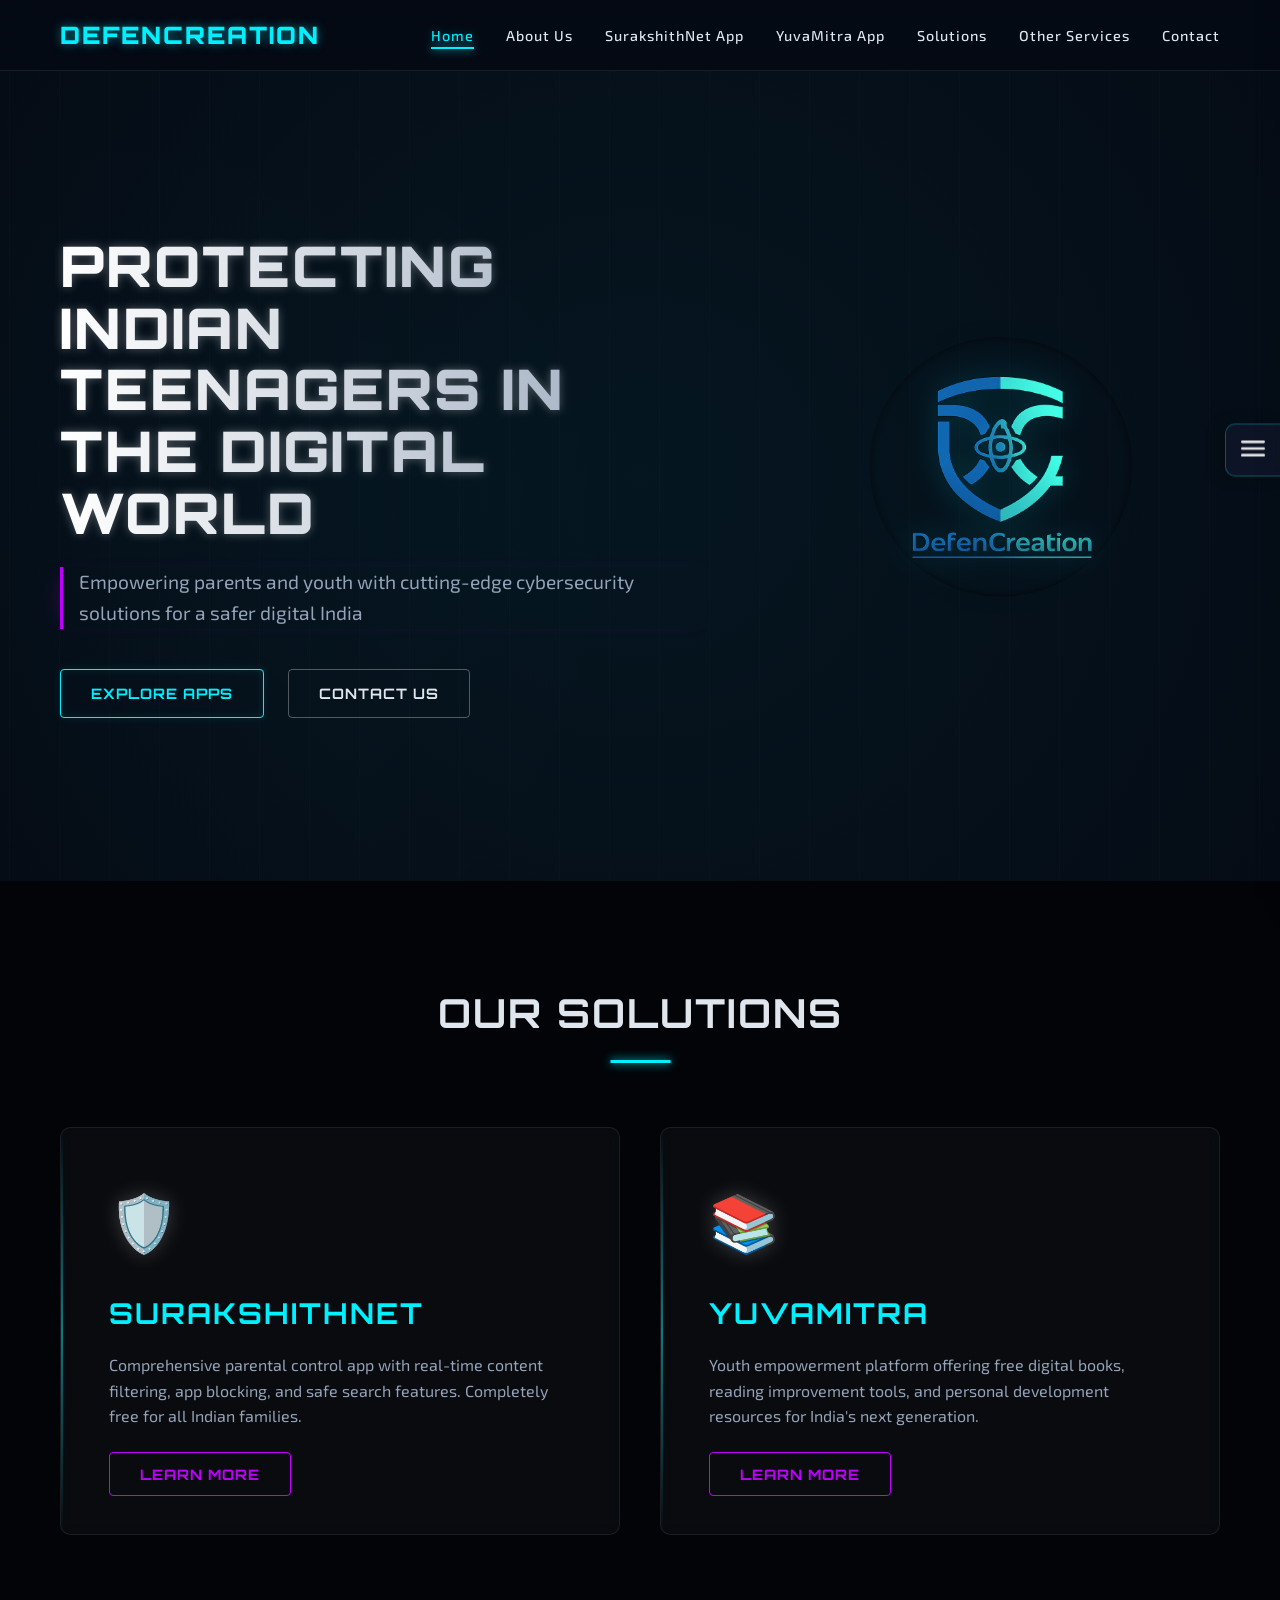
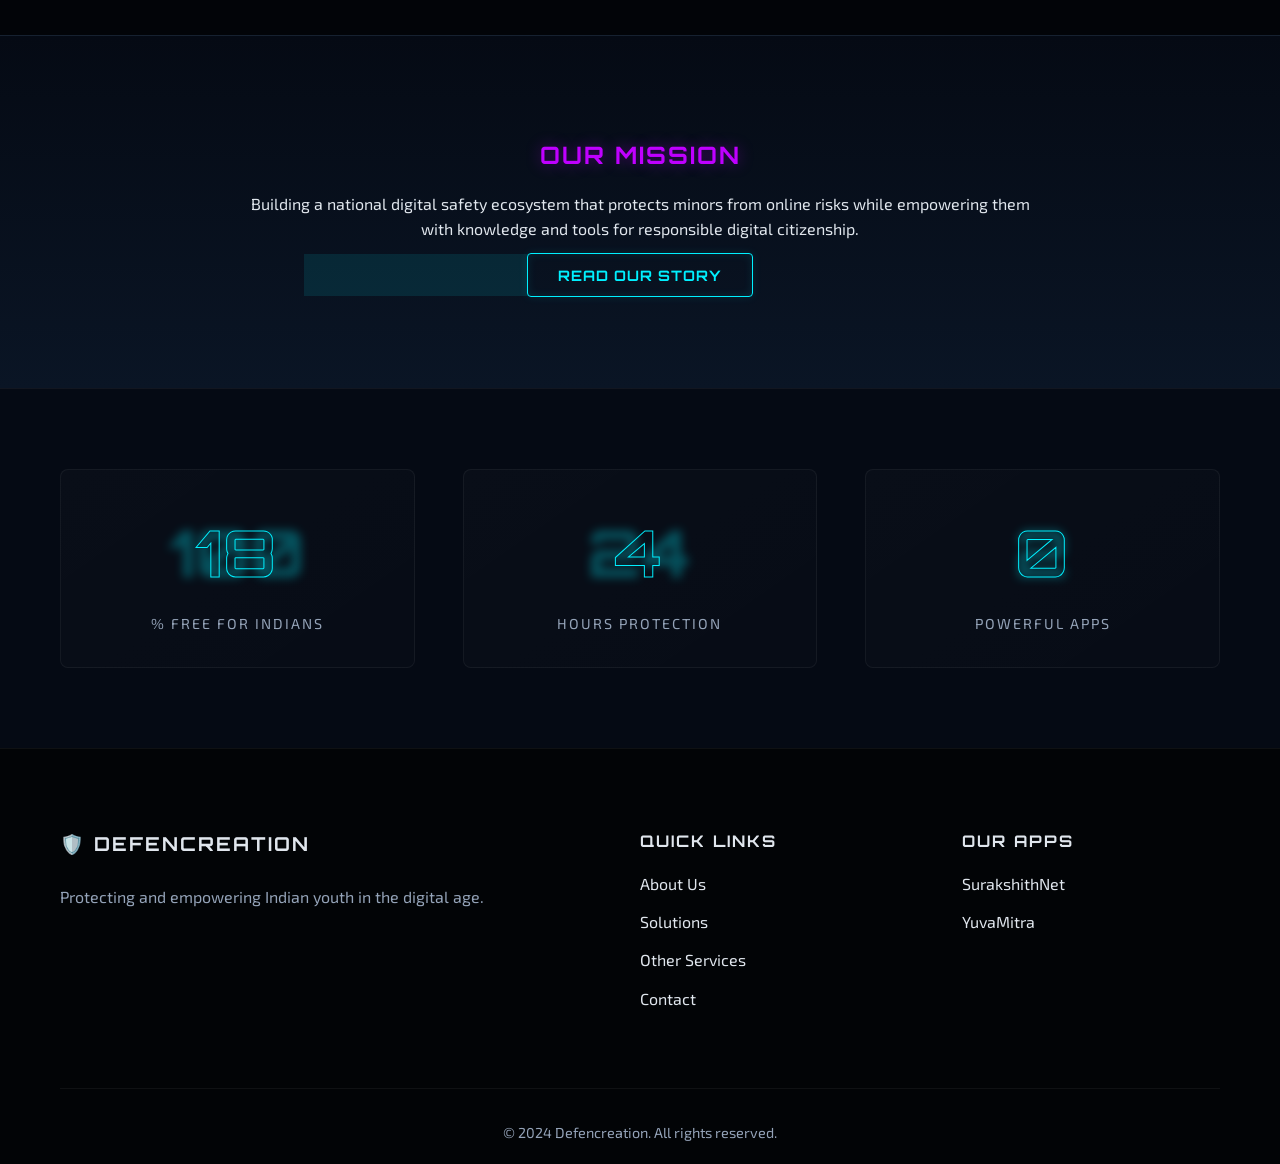
<file: index.html>
<!DOCTYPE html>
<html lang="en">

<head>
    <meta charset="UTF-8">
    <meta name="viewport" content="width=device-width, initial-scale=1.0">
    <title>Defencreation - Protecting Indian Youth Online</title>
    <link rel="preconnect" href="https://fonts.googleapis.com">
    <link rel="preconnect" href="https://fonts.gstatic.com" crossorigin>
    <link
        href="https://fonts.googleapis.com/css2?family=Exo+2:wght@300;400;500;600;700&family=Orbitron:wght@400;500;600;700;800;900&display=swap"
        rel="stylesheet">
    <link rel="stylesheet" href="css/style.css">
</head>

<body>
    <!-- Navbar -->
    <nav class="navbar" id="navbar">
        <div class="container">
            <div class="nav-brand">
                <h1>DEFENCREATION</h1>
            </div>
            <button class="nav-toggle" id="navToggle">
                <span></span>
                <span></span>
                <span></span>
            </button>
            <ul class="nav-menu" id="navMenu">
                <li><a href="index.html" class="active">Home</a></li>
                <li><a href="about.html">About Us</a></li>
                <li><a href="surakshithnet.html">SurakshithNet App</a></li>
                <li><a href="yuvamitra.html">YuvaMitra App</a></li>
                <li><a href="solutions.html">Solutions</a></li>
                <li><a href="services.html">Other Services</a></li>
                <li><a href="contact.html">Contact</a></li>
            </ul>
        </div>
    </nav>

    <!-- Hero Section -->
    <section class="hero">
        <div class="container">
            <div class="hero-content">
                <div class="hero-text">
                    <h1 class="fade-in">Protecting Indian Teenagers in the Digital World</h1>
                    <p class="fade-in-delay">Empowering parents and youth with cutting-edge cybersecurity solutions for
                        a safer digital India</p>
                    <div class="hero-buttons fade-in-delay-2">
                        <a href="#apps" class="btn btn-primary">Explore Apps</a>
                        <a href="contact.html" class="btn btn-secondary">Contact Us</a>
                    </div>
                </div>
                <div class="hero-image">
                    <div class="logo-showcase">
                        <img src="logo2.png" alt="Defencreation Logo 2" class="about-logo-anim">
                    </div>
                </div>
            </div>
        </div>
    </section>

    <!-- Apps Section -->
    <section class="apps-section" id="apps">
        <div class="container">
            <h2 class="section-title">Our Solutions</h2>
            <div class="apps-grid">
                <div class="app-card">
                    <div class="app-icon">🛡️</div>
                    <h3>SurakshithNet</h3>
                    <p>Comprehensive parental control app with real-time content filtering, app blocking, and safe
                        search features. Completely free for all Indian families.</p>
                    <a href="surakshithnet.html" class="btn btn-outline">Learn More</a>
                </div>
                <div class="app-card">
                    <div class="app-icon">📚</div>
                    <h3>YuvaMitra</h3>
                    <p>Youth empowerment platform offering free digital books, reading improvement tools, and personal
                        development resources for India's next generation.</p>
                    <a href="yuvamitra.html" class="btn btn-outline">Learn More</a>
                </div>
            </div>
        </div>
    </section>

    <!-- Mission Section -->
    <section class="mission-section">
        <div class="container">
            <div class="mission-content">
                <h2>Our Mission</h2>
                <p class="mission">Building a national digital safety ecosystem that protects minors from online risks while empowering
                    them with knowledge and tools for responsible digital citizenship.</p>
                
            </div>
            <a href="about.html" id="btnready" class="btn btn-primary">Read Our Story</a>
        </div>
    </section>

    <!-- Stats Section -->
    <section class="stats-section">
        <div class="container">
            <div class="stats-grid">
                <div class="stat-card">
                    <h3 class="stat-number" data-target="100">0</h3>
                    <p>% Free for Indians</p>
                </div>
                <div class="stat-card">
                    <h3 class="stat-number" data-target="24">0</h3>
                    <p>Hours Protection</p>
                </div>
                <div class="stat-card">
                    <h3 class="stat-number" data-target="2">0</h3>
                    <p>Powerful Apps</p>
                </div>
            </div>
        </div>
    </section>

    <!-- Footer -->
    <footer class="footer">
        <div class="container">
            <div class="footer-content">
                <div class="footer-section">
                    <h3>🛡️ Defencreation</h3>
                    <p>Protecting and empowering Indian youth in the digital age.</p>
                </div>
                <div class="footer-section">
                    <h4>Quick Links</h4>
                    <ul>
                        <li><a href="about.html">About Us</a></li>
                        <li><a href="solutions.html">Solutions</a></li>
                        <li><a href="services.html">Other Services</a></li>
                        <li><a href="contact.html">Contact</a></li>
                    </ul>
                </div>
                <div class="footer-section">
                    <h4>Our Apps</h4>
                    <ul>
                        <li><a href="surakshithnet.html">SurakshithNet</a></li>
                        <li><a href="yuvamitra.html">YuvaMitra</a></li>
                    </ul>
                </div>
            </div>
            <div class="footer-bottom">
                <p>&copy; 2024 Defencreation. All rights reserved.</p>
            </div>
        </div>
    </footer>

    <!-- Settings Button -->
    <button class="settings-btn" id="settingsBtn" aria-label="Open Settings">
        <img src="menu.svg" alt="Settings">
    </button>

    <!-- Settings Sidebar -->
    <div class="settings-overlay" id="settingsOverlay"></div>
    <div class="settings-sidebar" id="settingsSidebar">
        <div class="settings-header">
            <h3>Settings</h3>
            <button class="close-settings" id="closeSettings">&times;</button>
        </div>

        <div class="settings-section">
            <h4><span class="util-icon">??</span> Appearance</h4>
            <div class="setting-item">
                <span class="setting-label">Theme</span>
                <button class="theme-toggle-btn" id="themeToggle">Dark Mode: ON</button>
            </div>
            <div class="setting-item">
                <span class="setting-label">Font Size</span>
                <input type="range" id="fontSizeSlider" min="14" max="24" value="16">
            </div>
        </div>

        <div class="settings-section">
            <h4><span class="util-icon">??</span> Language</h4>
            <select class="language-select" id="languageSelect">
                <!-- Top Indian Languages -->
                <option value="en">English (Default)</option>
                <option value="hi">Hindi - ?????</option>
                <option value="bn">Bengali - ?????</option>
                <option value="te">Telugu - ??????</option>
                <option value="mr">Marathi - ?????</option>
                <option value="ta">Tamil - ?????</option>
                <option value="ur">Urdu - ????</option>
                <option value="gu">Gujarati - ???????</option>
                <option value="kn">Kannada - ?????</option>
                <option value="ml">Malayalam - ??????</option>
                <option value="pa">Punjabi - ??????</option>
            </select>
        </div>

        <div class="settings-section">
            <h4><span class="util-icon">??</span> Utilities</h4>
            <button class="util-link" id="checkUpdates">
                <span class="util-icon">??</span> Check for Updates
            </button>
            <button class="util-link" id="toggleNotifications">
                <span class="util-icon">??</span> Notifications: ON
            </button>
            <a href="contact.html" class="util-link">
                <span class="util-icon">??</span> Report Issue
            </a>
            <button class="util-link" id="shareBtn">
                <span class="util-icon">??</span> Share Us
            </button>
        </div>

        <div class="settings-section">
            <h4><span class="util-icon">??</span> Info</h4>
            <a href="#" class="util-link">Privacy Policy</a>
            <a href="#" class="util-link">Help & Feedback</a>
        </div>
    </div>
    <!-- Toast Container -->
    <div id="toast-container"></div>

    <!-- Branded Preloader -->
    <div id="preloader">
        <div class="preloader-content">
            <img src="logo2.png" alt="Defencreation Loading" class="preloader-logo">
            <div class="preloader-bar"></div>
        </div>
    </div>
    <script src="js/script.js"></script>
</body>

</html>
</file>
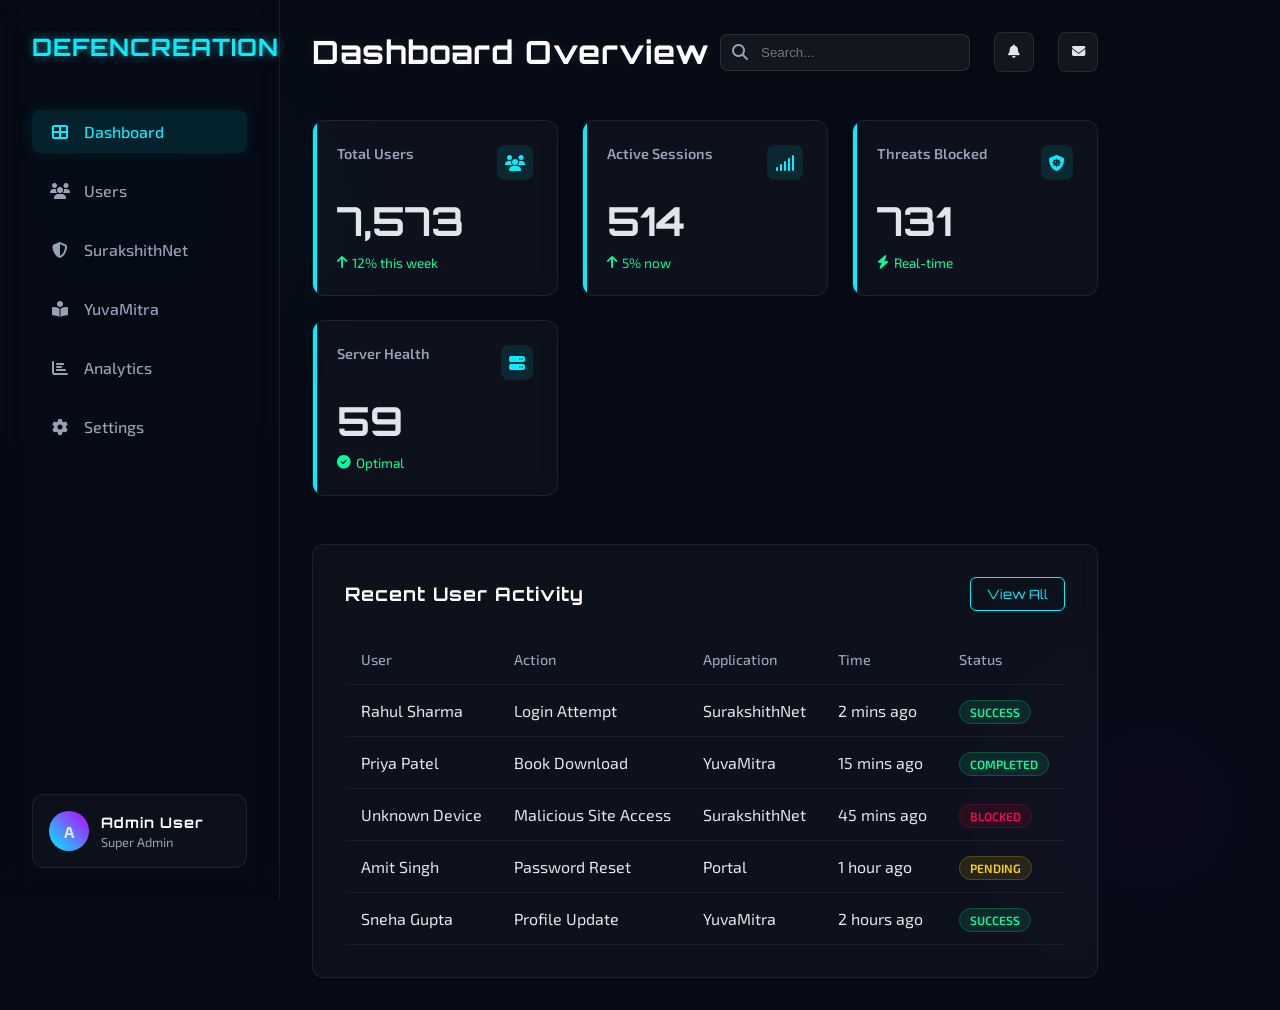
<file: chifside/index.html>
<!DOCTYPE html>
<html lang="en">

<head>
    <meta charset="UTF-8">
    <meta name="viewport" content="width=device-width, initial-scale=1.0">
    <title>Admin Dashboard - Defencreation</title>
    <link rel="preconnect" href="https://fonts.googleapis.com">
    <link rel="preconnect" href="https://fonts.gstatic.com" crossorigin>
    <link
        href="https://fonts.googleapis.com/css2?family=Exo+2:wght@300;400;500;600;700&family=Orbitron:wght@400;500;600;700;800;900&display=swap"
        rel="stylesheet">
    <link rel="stylesheet" href="https://cdnjs.cloudflare.com/ajax/libs/font-awesome/6.4.0/css/all.min.css">
    <link rel="stylesheet" href="style.css">
</head>

<body>
    <!-- Sidebar -->
    <aside class="sidebar">
        <div class="brand">
            <!-- <img src="../logo.png" alt="Logo" style="width: 40px; height: auto;"> -->
            <h2>DEFENCREATION</h2>
        </div>

        <ul class="nav-links">
            <li>
                <a href="index.html" class="nav-item active">
                    <i class="fas fa-th-large"></i>
                    <span>Dashboard</span>
                </a>
            </li>
            <li>
                <a href="users.html" class="nav-item">
                    <i class="fas fa-users"></i>
                    <span>Users</span>
                </a>
            </li>
            <li>
                <a href="surakshithnet.html" class="nav-item">
                    <i class="fas fa-shield-alt"></i>
                    <span>SurakshithNet</span>
                </a>
            </li>
            <li>
                <a href="yuvamitra.html" class="nav-item">
                    <i class="fas fa-book-reader"></i>
                    <span>YuvaMitra</span>
                </a>
            </li>
            <li>
                <a href="analytics.html" class="nav-item">
                    <i class="fas fa-chart-bar"></i>
                    <span>Analytics</span>
                </a>
            </li>
            <li>
                <a href="settings.html" class="nav-item">
                    <i class="fas fa-cog"></i>
                    <span>Settings</span>
                </a>
            </li>
        </ul>

        <div class="user-profile">
            <div class="avatar">A</div>
            <div class="user-info">
                <h4>Admin User</h4>
                <span>Super Admin</span>
            </div>
        </div>
    </aside>

    <!-- Main Content -->
    <main class="main-content">
        <!-- Top Bar -->
        <header class="top-bar">
            <div class="page-title">
                <button id="sidebarToggle" class="icon-btn mobile-only">
                    <i class="fas fa-bars"></i>
                </button>
                <h1>Dashboard Overview</h1>
            </div>

            <div class="top-actions">
                <div class="search-bar">
                    <i class="fas fa-search search-icon"></i>
                    <input type="text" placeholder="Search...">
                </div>
                <button class="icon-btn">
                    <i class="fas fa-bell"></i>
                </button>
                <button class="icon-btn">
                    <i class="fas fa-envelope"></i>
                </button>
            </div>
        </header>

        <!-- Stats Grid -->
        <section class="stats-grid">
            <div class="stat-card">
                <div class="stat-header">
                    <span class="stat-title">Total Users</span>
                    <div class="stat-icon"><i class="fas fa-users"></i></div>
                </div>
                <div class="stat-value">12,450</div>
                <div class="stat-trend trend-up">
                    <i class="fas fa-arrow-up"></i>
                    <span>12% this week</span>
                </div>
            </div>

            <div class="stat-card">
                <div class="stat-header">
                    <span class="stat-title">Active Sessions</span>
                    <div class="stat-icon"><i class="fas fa-signal"></i></div>
                </div>
                <div class="stat-value">845</div>
                <div class="stat-trend trend-up">
                    <i class="fas fa-arrow-up"></i>
                    <span>5% now</span>
                </div>
            </div>

            <div class="stat-card">
                <div class="stat-header">
                    <span class="stat-title">Threats Blocked</span>
                    <div class="stat-icon"><i class="fas fa-shield-virus"></i></div>
                </div>
                <div class="stat-value">1,203</div>
                <div class="stat-trend trend-up">
                    <i class="fas fa-bolt"></i>
                    <span>Real-time</span>
                </div>
            </div>

            <div class="stat-card">
                <div class="stat-header">
                    <span class="stat-title">Server Health</span>
                    <div class="stat-icon"><i class="fas fa-server"></i></div>
                </div>
                <div class="stat-value">98%</div>
                <div class="stat-trend trend-up">
                    <i class="fas fa-check-circle"></i>
                    <span>Optimal</span>
                </div>
            </div>
        </section>

        <!-- Recent Activity Table -->
        <section class="content-section">
            <div class="section-header">
                <h3>Recent User Activity</h3>
                <button class="btn-neon">View All</button>
            </div>
            <div class="table-responsive">
                <table>
                    <thead>
                        <tr>
                            <th>User</th>
                            <th>Action</th>
                            <th>Application</th>
                            <th>Time</th>
                            <th>Status</th>
                        </tr>
                    </thead>
                    <tbody>
                        <tr>
                            <td>Rahul Sharma</td>
                            <td>Login Attempt</td>
                            <td>SurakshithNet</td>
                            <td>2 mins ago</td>
                            <td><span class="status-badge status-active">Success</span></td>
                        </tr>
                        <tr>
                            <td>Priya Patel</td>
                            <td>Book Download</td>
                            <td>YuvaMitra</td>
                            <td>15 mins ago</td>
                            <td><span class="status-badge status-active">Completed</span></td>
                        </tr>
                        <tr>
                            <td>Unknown Device</td>
                            <td>Malicious Site Access</td>
                            <td>SurakshithNet</td>
                            <td>45 mins ago</td>
                            <td><span class="status-badge status-danger">Blocked</span></td>
                        </tr>
                        <tr>
                            <td>Amit Singh</td>
                            <td>Password Reset</td>
                            <td>Portal</td>
                            <td>1 hour ago</td>
                            <td><span class="status-badge status-warning">Pending</span></td>
                        </tr>
                        <tr>
                            <td>Sneha Gupta</td>
                            <td>Profile Update</td>
                            <td>YuvaMitra</td>
                            <td>2 hours ago</td>
                            <td><span class="status-badge status-active">Success</span></td>
                        </tr>
                    </tbody>
                </table>
            </div>
        </section>
    </main>
    <script src="script.js"></script>
</body>

</html>
</file>
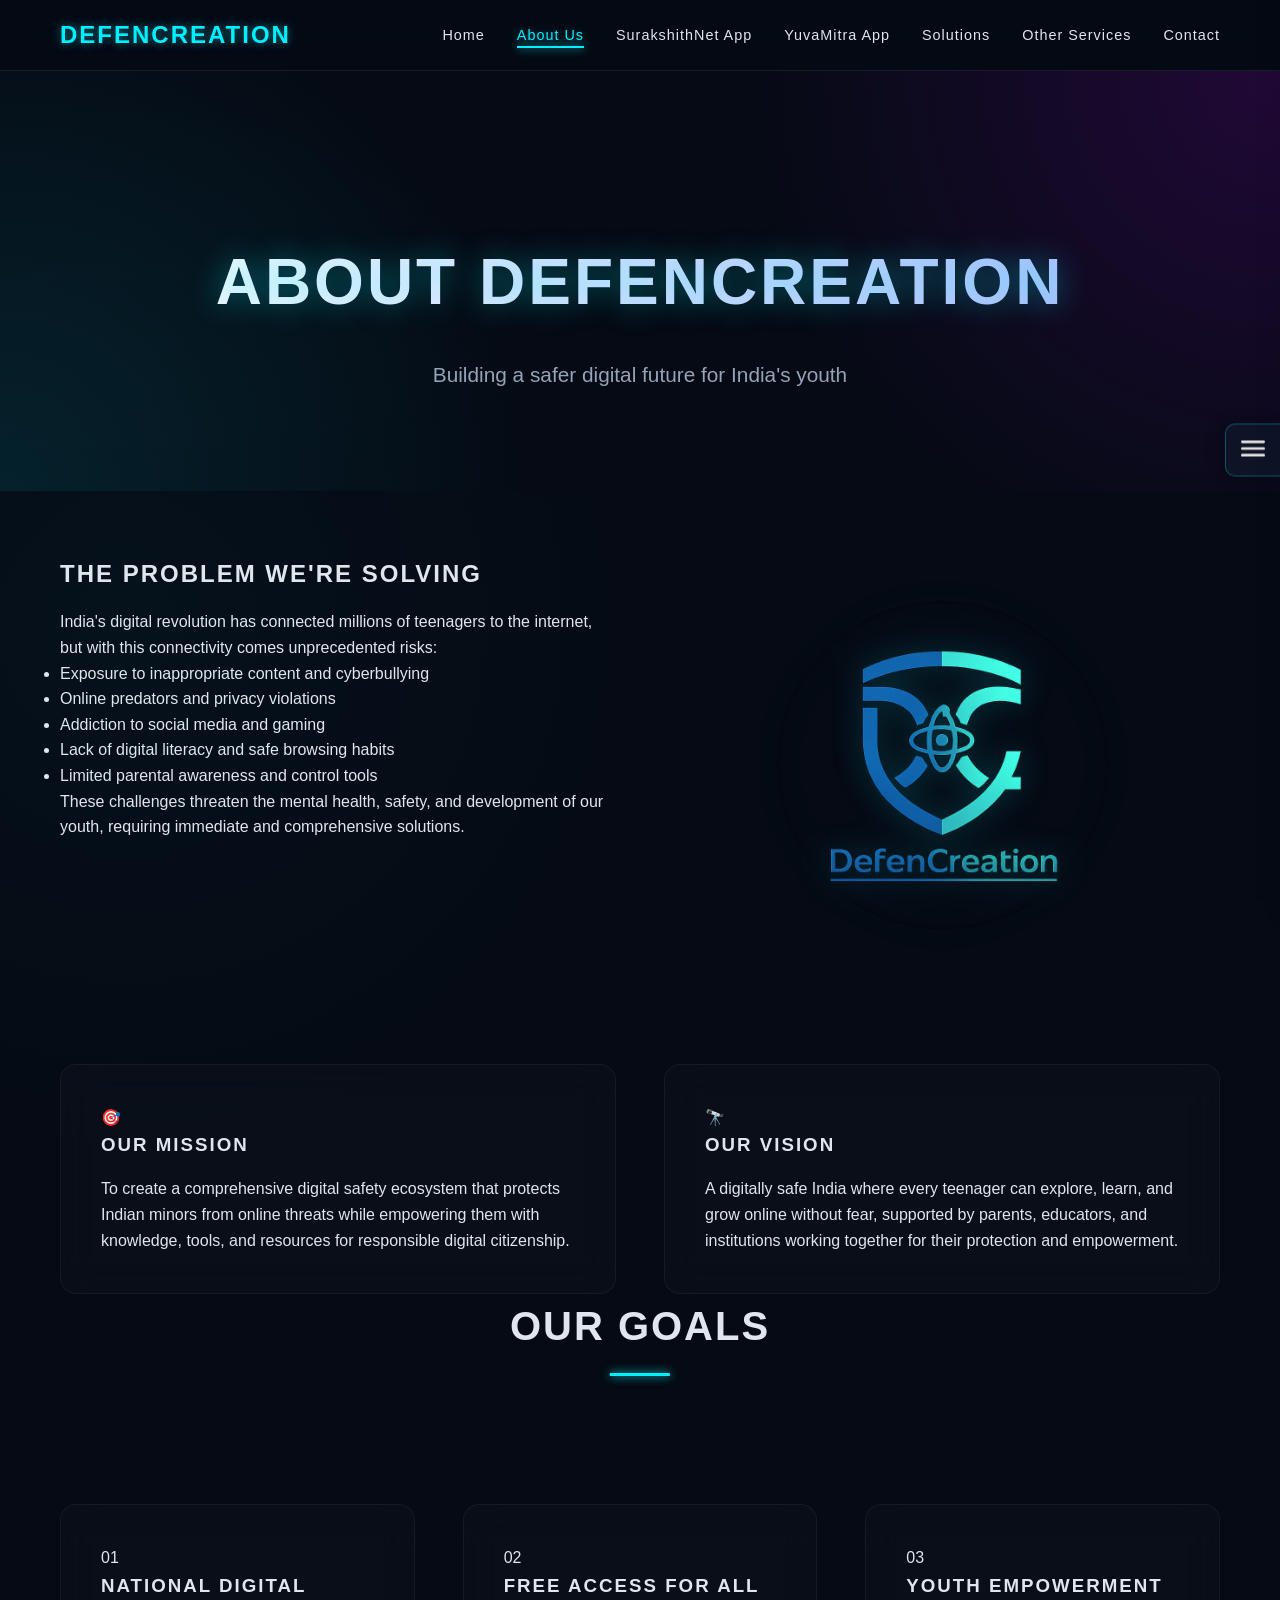
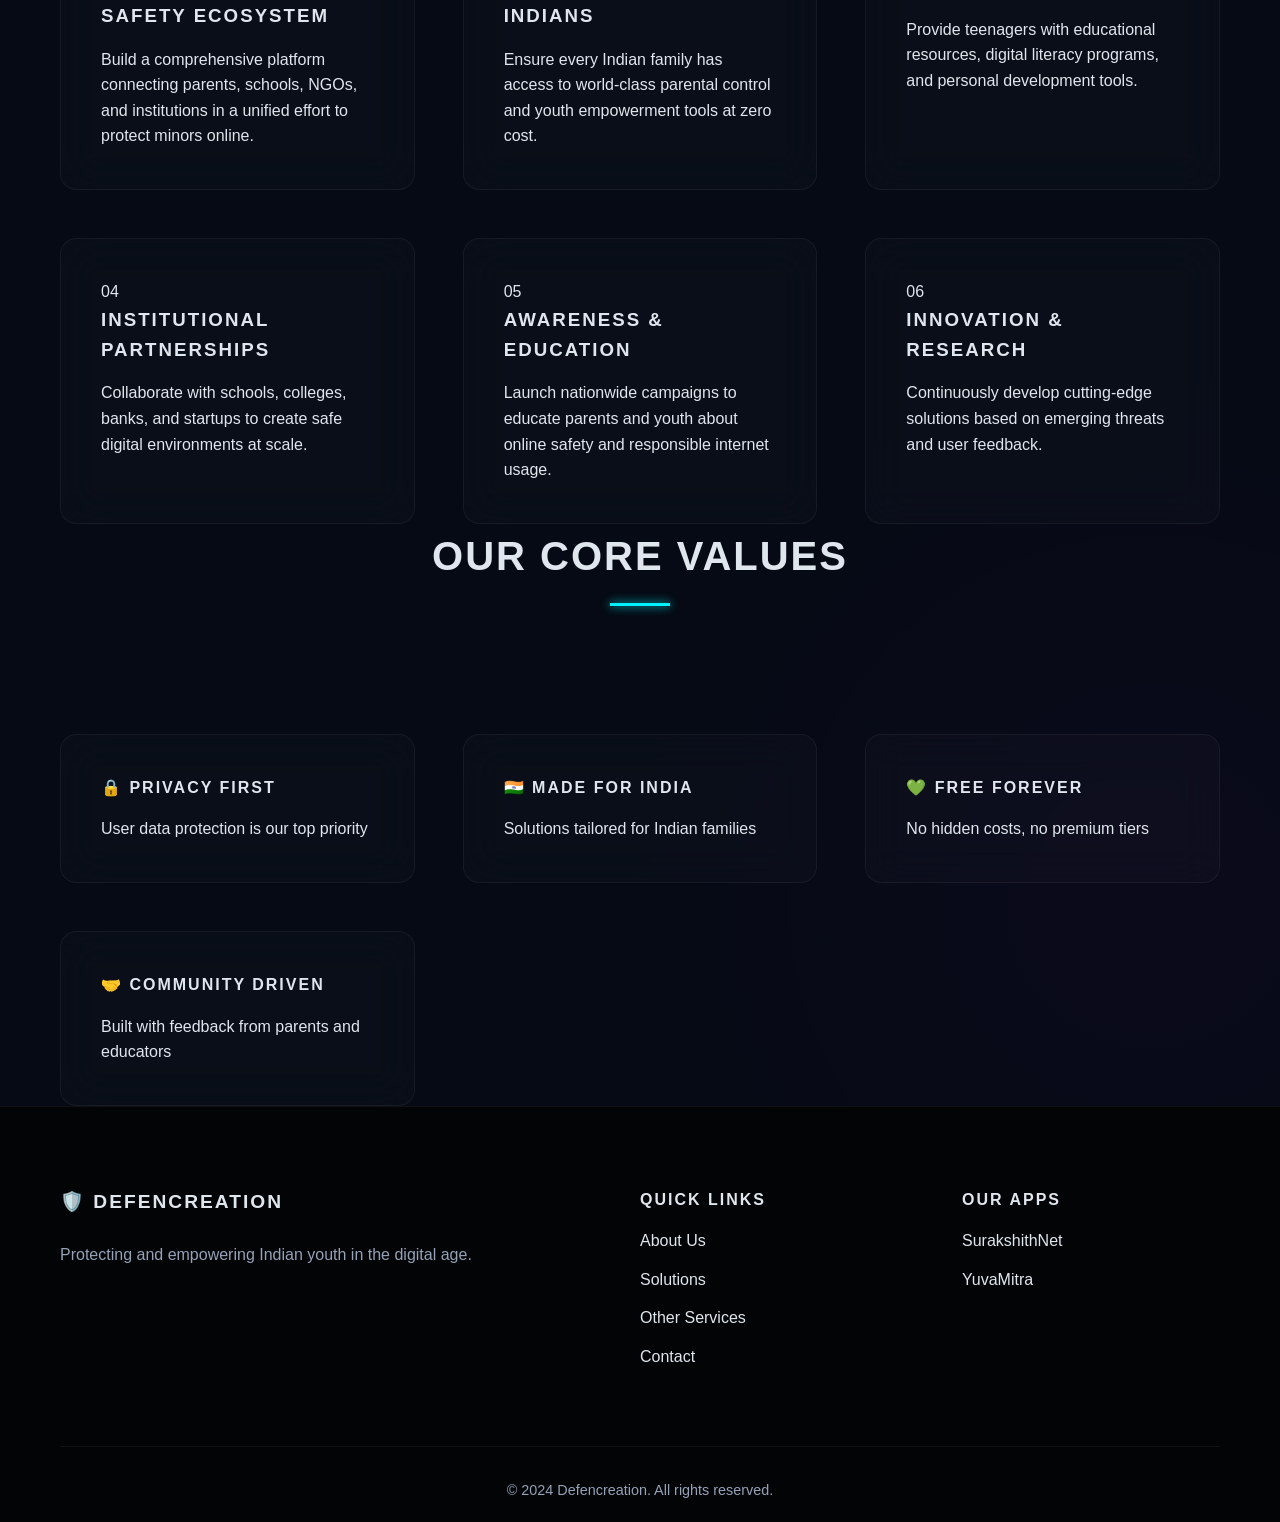
<file: about.html>
<!DOCTYPE html>
<html lang="en">

<head>
    <meta charset="UTF-8">
    <meta name="viewport" content="width=device-width, initial-scale=1.0">
    <title>About Us - Defencreation</title>
    <link rel="stylesheet" href="css/style.css">
</head>

<body>
    <!-- Navbar -->
    <nav class="navbar" id="navbar">
        <div class="container">
            <div class="nav-brand">
                <h1>DEFENCREATION</h1>
            </div>
            <button class="nav-toggle" id="navToggle">
                <span></span>
                <span></span>
                <span></span>
            </button>
            <ul class="nav-menu" id="navMenu">
                <li><a href="index.html">Home</a></li>
                <li><a href="about.html" class="active">About Us</a></li>
                <li><a href="surakshithnet.html">SurakshithNet App</a></li>
                <li><a href="yuvamitra.html">YuvaMitra App</a></li>
                <li><a href="solutions.html">Solutions</a></li>
                <li><a href="services.html">Other Services</a></li>
                <li><a href="contact.html">Contact</a></li>
            </ul>
        </div>
    </nav>

    <!-- Page Header -->
    <section class="page-header">
        <div class="container">
            <h1>About Defencreation</h1>
            <p>Building a safer digital future for India's youth</p>
        </div>
    </section>

    <!-- Problem Section -->
    <section class="content-section">
        <div class="container">
            <div class="content-grid">
                <div class="content-text">
                    <h2>The Problem We're Solving</h2>
                    <p>India's digital revolution has connected millions of teenagers to the internet, but with this
                        connectivity comes unprecedented risks:</p>
                    <ul class="feature-list">
                        <li>Exposure to inappropriate content and cyberbullying</li>
                        <li>Online predators and privacy violations</li>
                        <li>Addiction to social media and gaming</li>
                        <li>Lack of digital literacy and safe browsing habits</li>
                        <li>Limited parental awareness and control tools</li>
                    </ul>
                    <p>These challenges threaten the mental health, safety, and development of our youth, requiring
                        immediate and comprehensive solutions.</p>
                </div>
                <div class="content-image">
                    <div class="logo-showcase">
                        <img src="logo2.png" alt="Defencreation Logo 2" class="about-logo-anim">
                    </div>
                </div>
            </div>
        </div>
    </section>

    <!-- Mission & Vision -->
    <section class="mission-vision-section">
        <div class="container">
            <div class="mv-grid">
                <div class="mv-card">
                    <div class="mv-icon">🎯</div>
                    <h3>Our Mission</h3>
                    <p>To create a comprehensive digital safety ecosystem that protects Indian minors from online
                        threats while empowering them with knowledge, tools, and resources for responsible digital
                        citizenship.</p>
                </div>
                <div class="mv-card">
                    <div class="mv-icon">🔭</div>
                    <h3>Our Vision</h3>
                    <p>A digitally safe India where every teenager can explore, learn, and grow online without fear,
                        supported by parents, educators, and institutions working together for their protection and
                        empowerment.</p>
                </div>
            </div>
        </div>
    </section>

    <!-- Goals Section -->
    <section class="goals-section">
        <div class="container">
            <h2 class="section-title">Our Goals</h2>
            <div class="goals-grid">
                <div class="goal-card">
                    <span class="goal-number">01</span>
                    <h3>National Digital Safety Ecosystem</h3>
                    <p>Build a comprehensive platform connecting parents, schools, NGOs, and institutions in a unified
                        effort to protect minors online.</p>
                </div>
                <div class="goal-card">
                    <span class="goal-number">02</span>
                    <h3>Free Access for All Indians</h3>
                    <p>Ensure every Indian family has access to world-class parental control and youth empowerment tools
                        at zero cost.</p>
                </div>
                <div class="goal-card">
                    <span class="goal-number">03</span>
                    <h3>Youth Empowerment</h3>
                    <p>Provide teenagers with educational resources, digital literacy programs, and personal development
                        tools.</p>
                </div>
                <div class="goal-card">
                    <span class="goal-number">04</span>
                    <h3>Institutional Partnerships</h3>
                    <p>Collaborate with schools, colleges, banks, and startups to create safe digital environments at
                        scale.</p>
                </div>
                <div class="goal-card">
                    <span class="goal-number">05</span>
                    <h3>Awareness & Education</h3>
                    <p>Launch nationwide campaigns to educate parents and youth about online safety and responsible
                        internet usage.</p>
                </div>
                <div class="goal-card">
                    <span class="goal-number">06</span>
                    <h3>Innovation & Research</h3>
                    <p>Continuously develop cutting-edge solutions based on emerging threats and user feedback.</p>
                </div>
            </div>
        </div>
    </section>

    <!-- Values Section -->
    <section class="values-section">
        <div class="container">
            <h2 class="section-title">Our Core Values</h2>
            <div class="values-grid">
                <div class="value-card">
                    <h4>🔒 Privacy First</h4>
                    <p>User data protection is our top priority</p>
                </div>
                <div class="value-card">
                    <h4>🇮🇳 Made for India</h4>
                    <p>Solutions tailored for Indian families</p>
                </div>
                <div class="value-card">
                    <h4>💚 Free Forever</h4>
                    <p>No hidden costs, no premium tiers</p>
                </div>
                <div class="value-card">
                    <h4>🤝 Community Driven</h4>
                    <p>Built with feedback from parents and educators</p>
                </div>
            </div>
        </div>
    </section>

    <!-- Footer -->
    <footer class="footer">
        <div class="container">
            <div class="footer-content">
                <div class="footer-section">
                    <h3>🛡️ Defencreation</h3>
                    <p>Protecting and empowering Indian youth in the digital age.</p>
                </div>
                <div class="footer-section">
                    <h4>Quick Links</h4>
                    <ul>
                        <li><a href="about.html">About Us</a></li>
                        <li><a href="solutions.html">Solutions</a></li>
                        <li><a href="services.html">Other Services</a></li>
                        <li><a href="contact.html">Contact</a></li>
                    </ul>
                </div>
                <div class="footer-section">
                    <h4>Our Apps</h4>
                    <ul>
                        <li><a href="surakshithnet.html">SurakshithNet</a></li>
                        <li><a href="yuvamitra.html">YuvaMitra</a></li>
                    </ul>
                </div>
            </div>
            <div class="footer-bottom">
                <p>&copy; 2024 Defencreation. All rights reserved.</p>
            </div>
        </div>
    </footer>

        <!-- Settings Button -->
    <button class="settings-btn" id="settingsBtn" aria-label="Open Settings">
        <img src="menu.svg" alt="Settings">
    </button>

    <!-- Settings Sidebar -->
    <div class="settings-overlay" id="settingsOverlay"></div>
    <div class="settings-sidebar" id="settingsSidebar">
        <div class="settings-header">
            <h3>Settings</h3>
            <button class="close-settings" id="closeSettings">&times;</button>
        </div>

        <div class="settings-section">
            <h4><span class="util-icon">??</span> Appearance</h4>
            <div class="setting-item">
                <span class="setting-label">Theme</span>
                <button class="theme-toggle-btn" id="themeToggle">Dark Mode: ON</button>
            </div>
            <div class="setting-item">
                <span class="setting-label">Font Size</span>
                <input type="range" id="fontSizeSlider" min="14" max="24" value="16">
            </div>
        </div>

        <div class="settings-section">
            <h4><span class="util-icon">??</span> Language</h4>
            <select class="language-select" id="languageSelect">
                <!-- Top Indian Languages -->
                <option value="en">English (Default)</option>
                <option value="hi">Hindi - ?????</option>
                <option value="bn">Bengali - ?????</option>
                <option value="te">Telugu - ??????</option>
                <option value="mr">Marathi - ?????</option>
                <option value="ta">Tamil - ?????</option>
                <option value="ur">Urdu - ????</option>
                <option value="gu">Gujarati - ???????</option>
                <option value="kn">Kannada - ?????</option>
                <option value="ml">Malayalam - ??????</option>
                <option value="pa">Punjabi - ??????</option>
            </select>
        </div>

        <div class="settings-section">
            <h4><span class="util-icon">??</span> Utilities</h4>
            <button class="util-link" id="checkUpdates">
                <span class="util-icon">??</span> Check for Updates
            </button>
            <button class="util-link" id="toggleNotifications">
                <span class="util-icon">??</span> Notifications: ON
            </button>
            <a href="contact.html" class="util-link">
                <span class="util-icon">??</span> Report Issue
            </a>
            <button class="util-link" id="shareBtn">
                <span class="util-icon">??</span> Share Us
            </button>
        </div>

        <div class="settings-section">
            <h4><span class="util-icon">??</span> Info</h4>
            <a href="#" class="util-link">Privacy Policy</a>
            <a href="#" class="util-link">Help & Feedback</a>
        </div>
    </div>
        <!-- Toast Container -->
    <div id="toast-container"></div>

    <!-- Branded Preloader -->
    <div id="preloader">
        <div class="preloader-content">
            <img src="logo2.png" alt="Defencreation Loading" class="preloader-logo">
            <div class="preloader-bar"></div>
        </div>
    </div>
    <script src="js/script.js"></script>
</body>

</html>
</file>
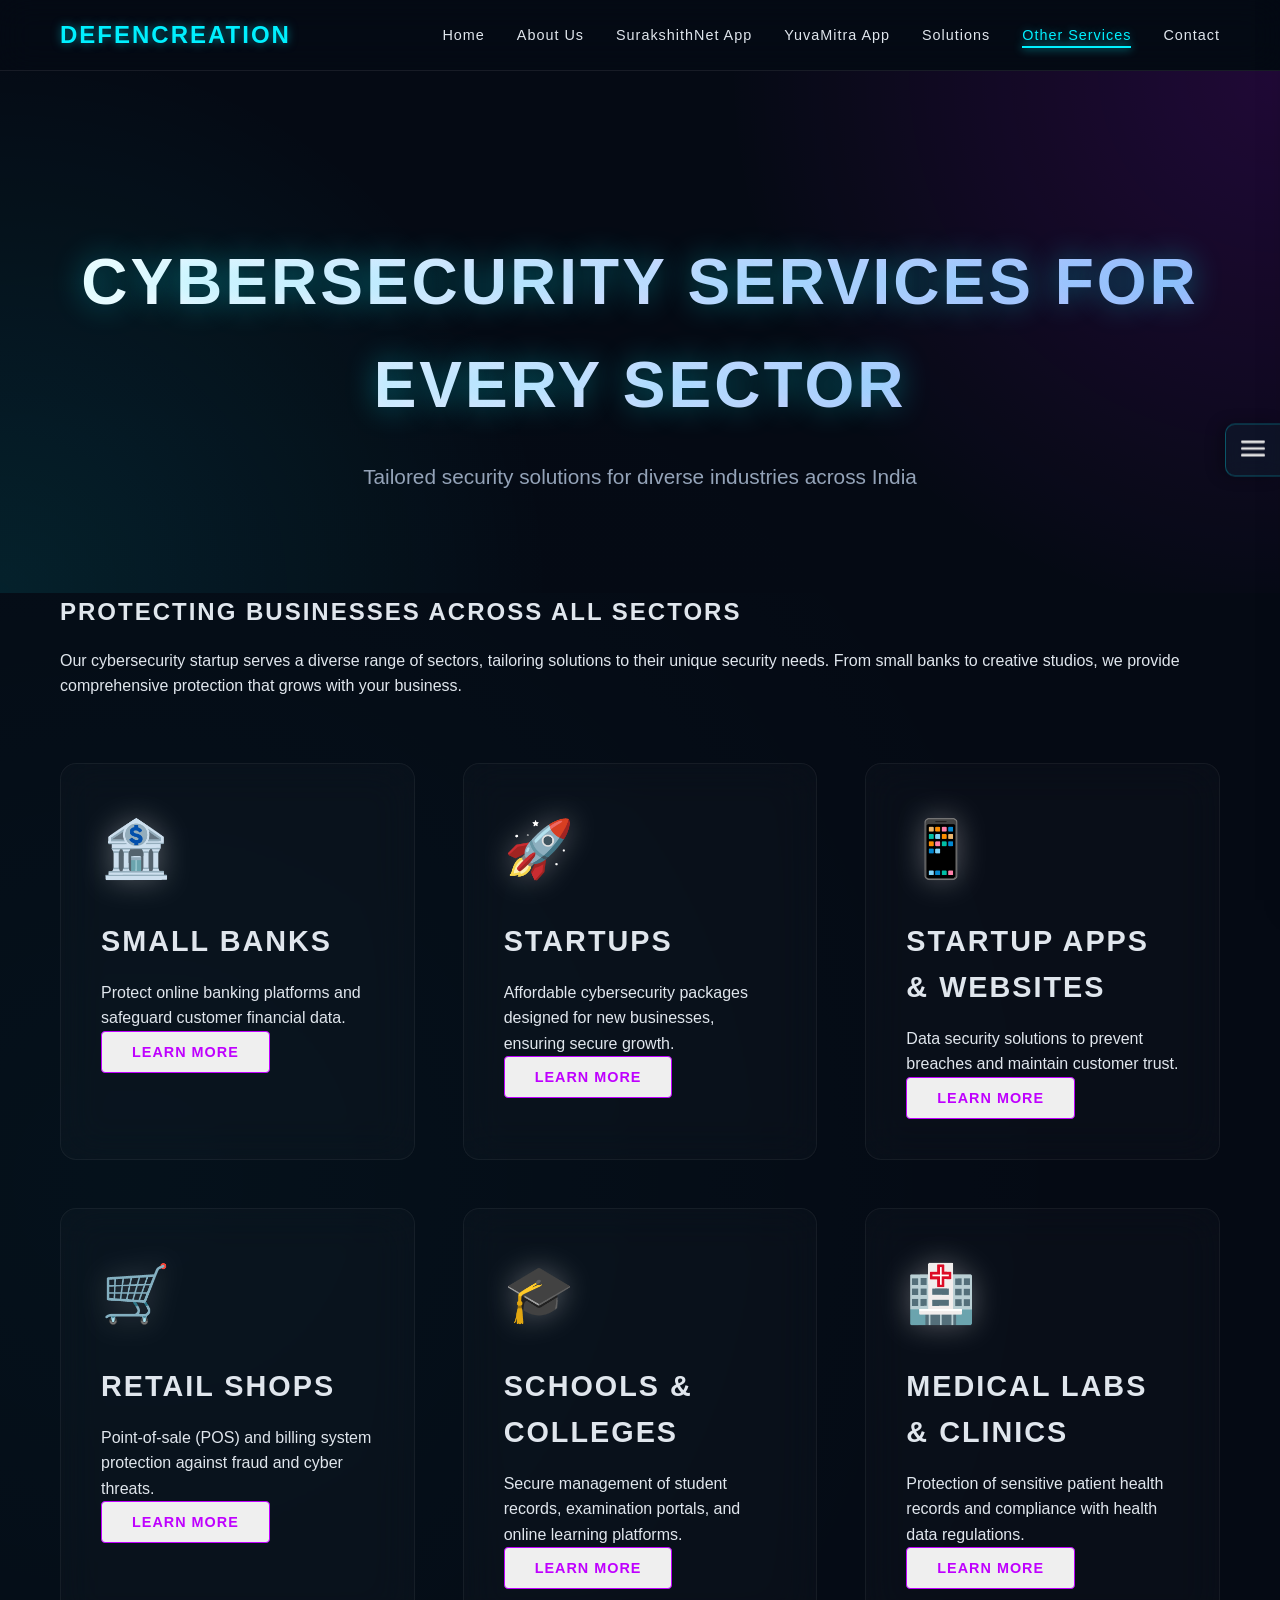
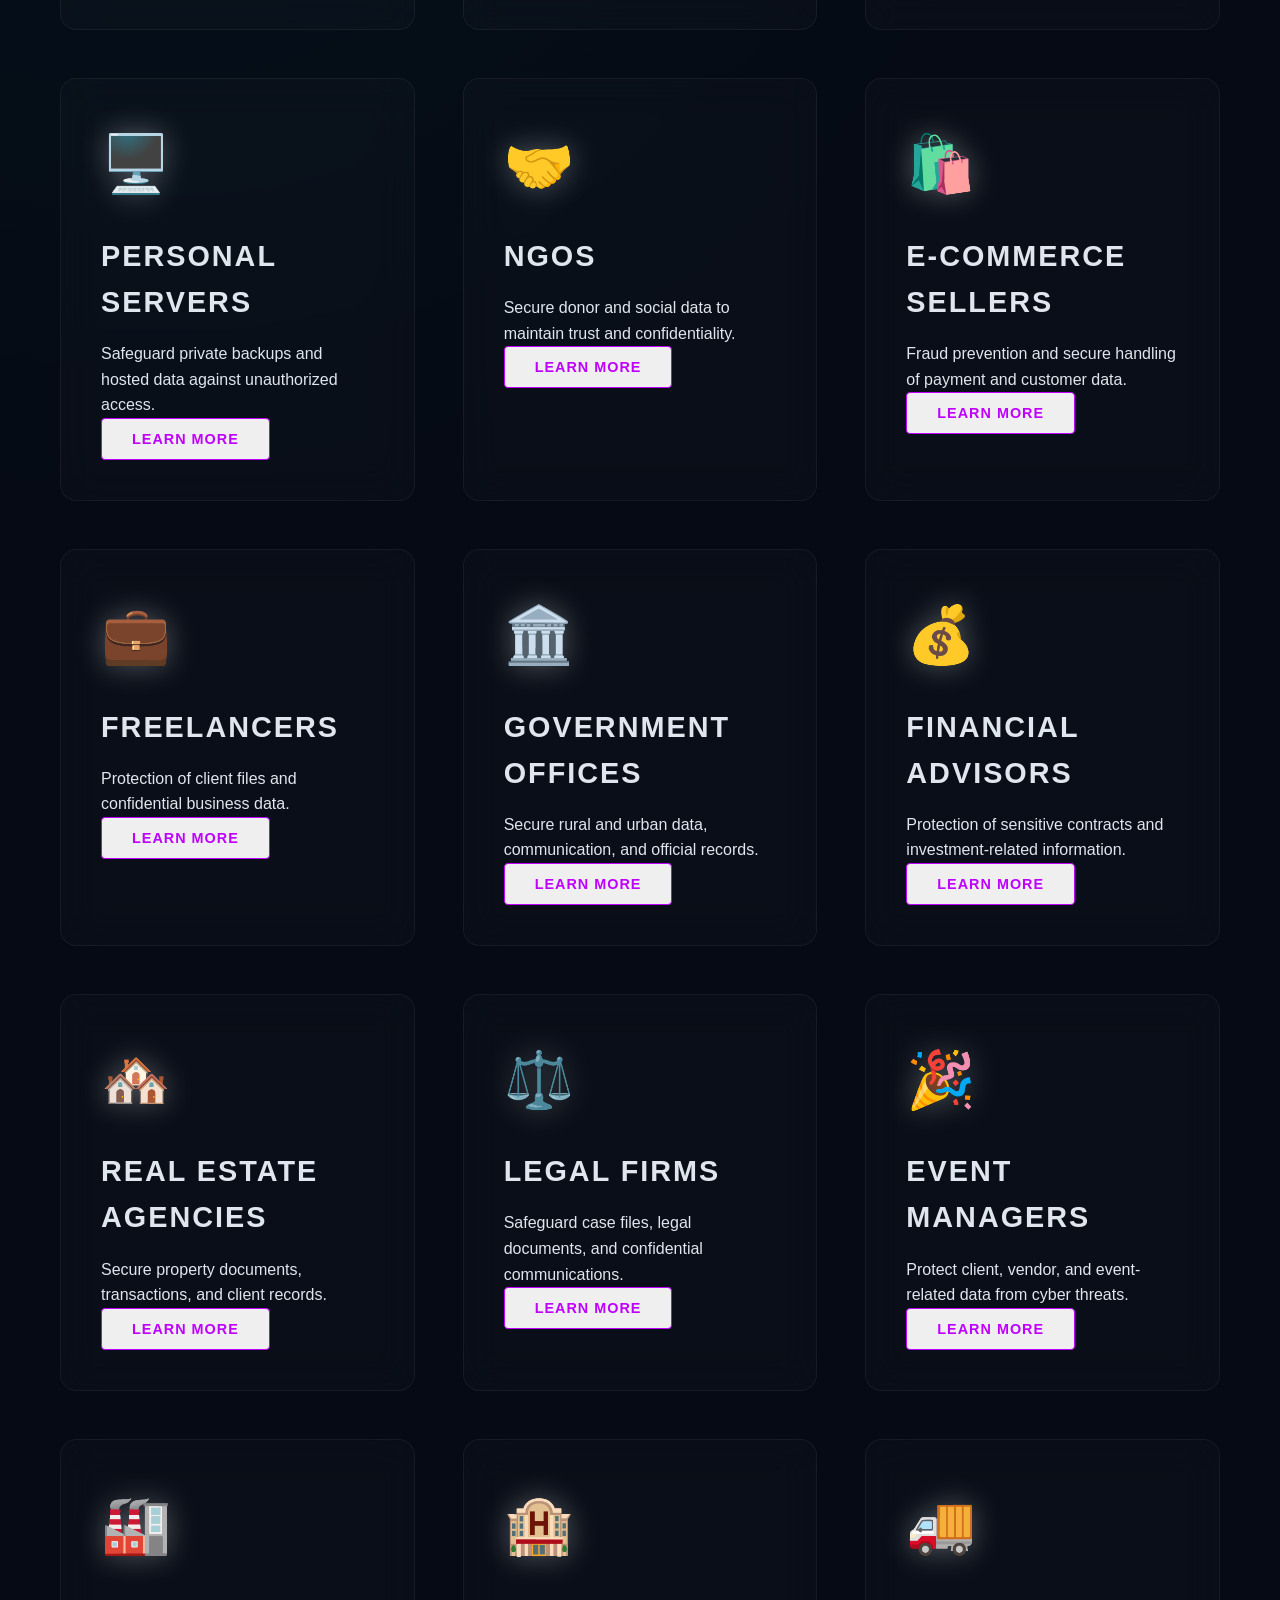
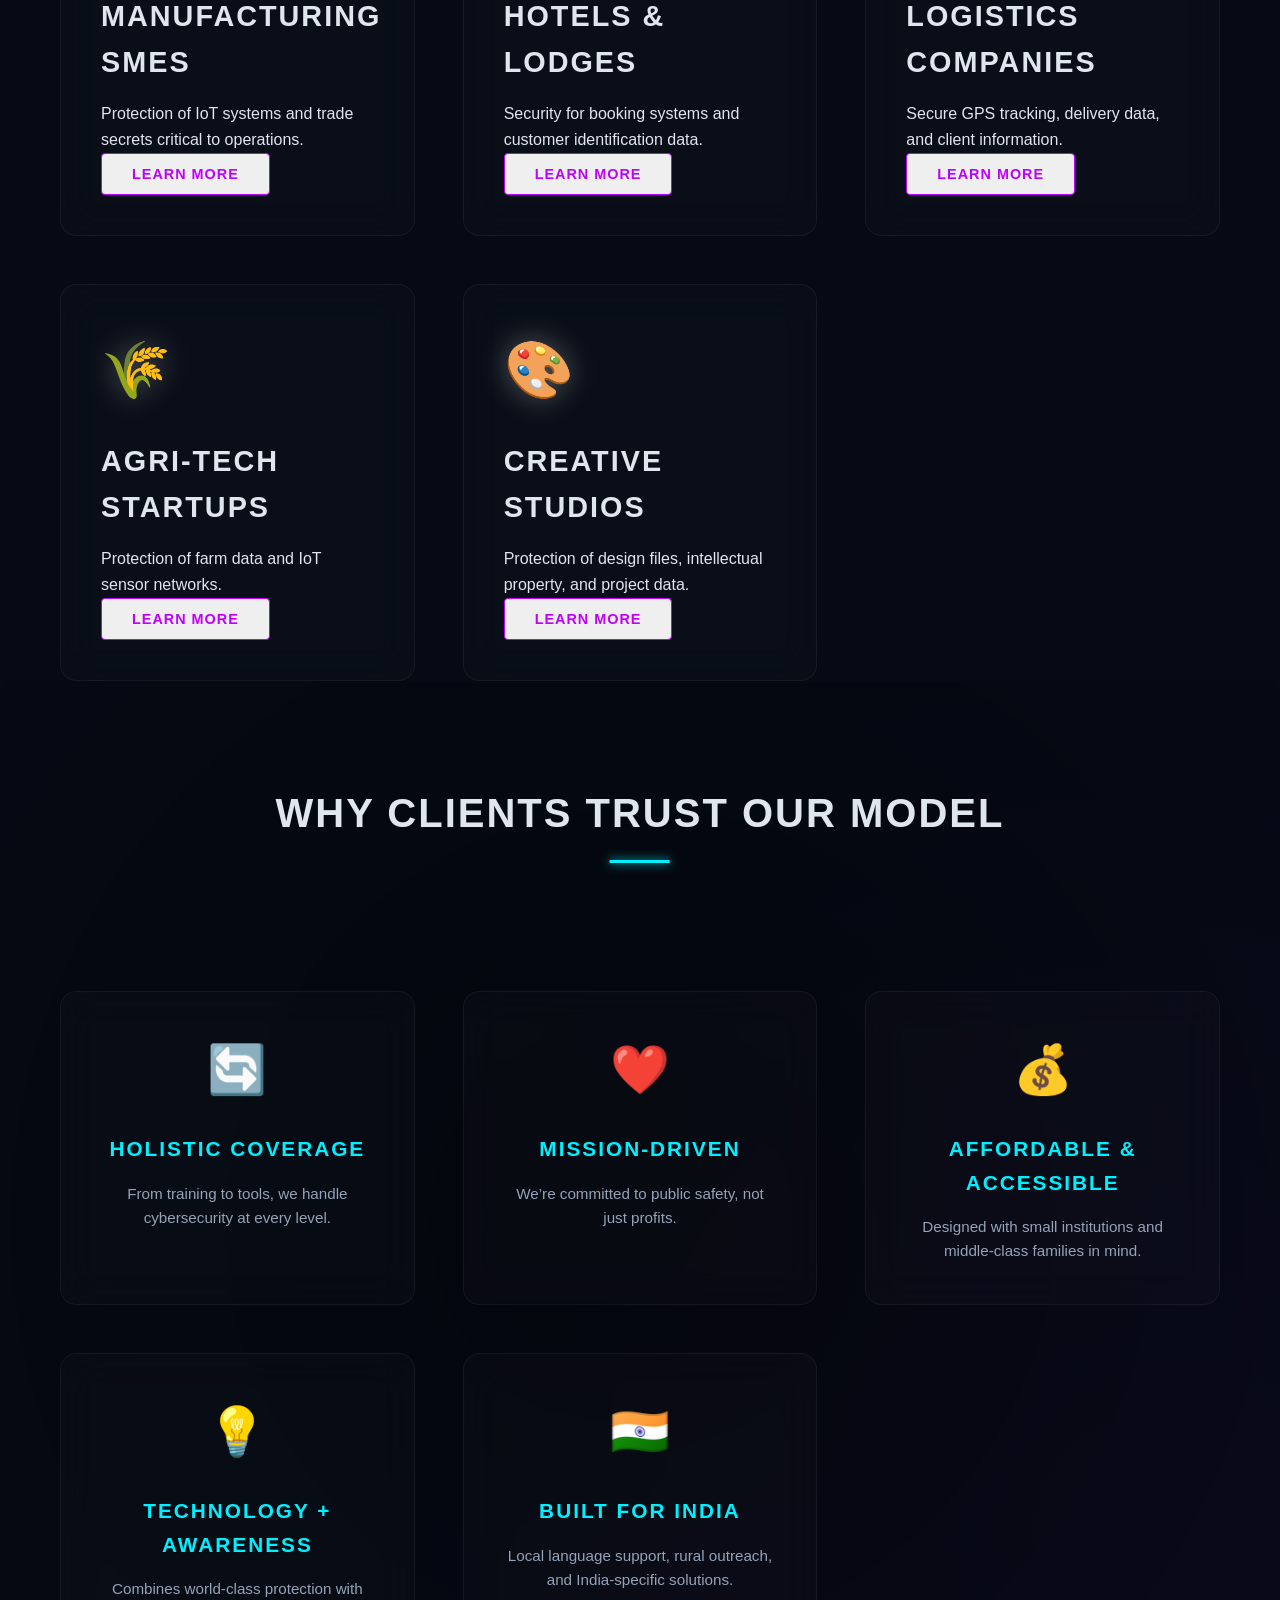
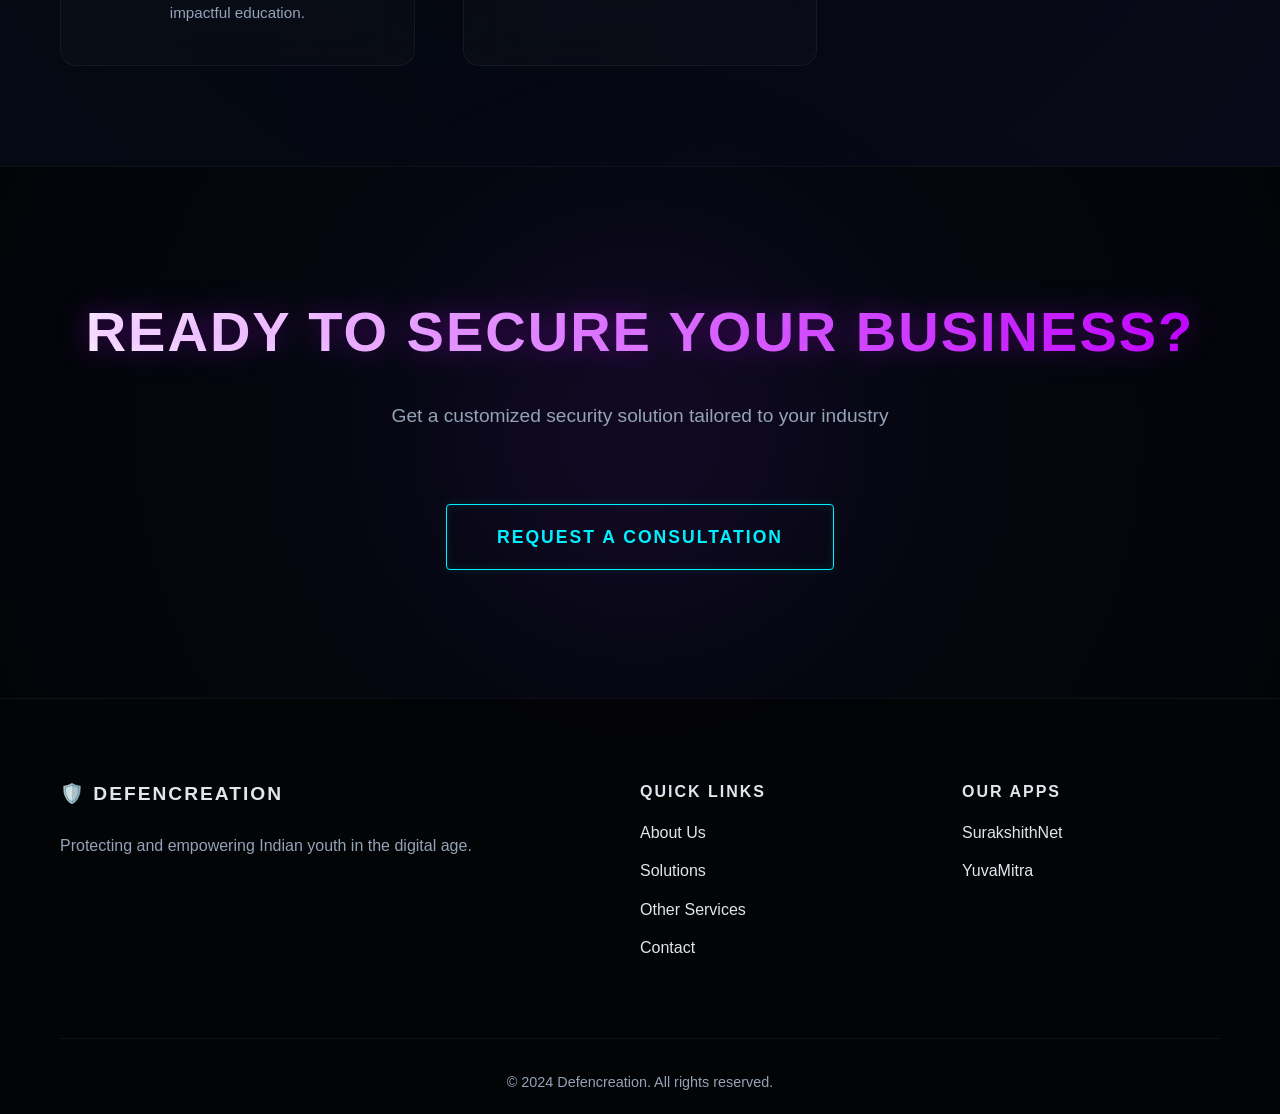
<file: services.html>
<!DOCTYPE html>
<html lang="en">

<head>
    <meta charset="UTF-8">
    <meta name="viewport" content="width=device-width, initial-scale=1.0">
    <title>Other Services - Defencreation</title>
    <link rel="stylesheet" href="css/style.css">
</head>

<body>
    <!-- Navbar -->
    <nav class="navbar" id="navbar">
        <div class="container">
            <div class="nav-brand">
                <h1>DEFENCREATION</h1>
            </div>
            <button class="nav-toggle" id="navToggle">
                <span></span>
                <span></span>
                <span></span>
            </button>
            <ul class="nav-menu" id="navMenu">
                <li><a href="index.html">Home</a></li>
                <li><a href="about.html">About Us</a></li>
                <li><a href="surakshithnet.html">SurakshithNet App</a></li>
                <li><a href="yuvamitra.html">YuvaMitra App</a></li>
                <li><a href="solutions.html">Solutions</a></li>
                <li><a href="services.html" class="active">Other Services</a></li>
                <li><a href="contact.html">Contact</a></li>
            </ul>
        </div>
    </nav>

    <!-- Page Header -->
    <section class="page-header">
        <div class="container">
            <h1>Cybersecurity Services for Every Sector</h1>
            <p>Tailored security solutions for diverse industries across India</p>
        </div>
    </section>

    <!-- Intro Section -->
    <section class="content-section">
        <div class="container">
            <div class="intro-content">
                <h2>Protecting Businesses Across All Sectors</h2>
                <p class="lead">Our cybersecurity startup serves a diverse range of sectors, tailoring solutions to
                    their unique security needs. From small banks to creative studios, we provide comprehensive
                    protection that grows with your business.</p>
            </div>
        </div>
    </section>

    <!-- Services Grid -->
    <section class="services-section">
        <div class="container">
            <div class="services-grid">
                <!-- Small Banks -->
                <div class="service-card">
                    <div class="service-icon">🏦</div>
                    <h3>Small Banks</h3>
                    <p>Protect online banking platforms and safeguard customer financial data.</p>
                    <button class="btn btn-outline learn-more-btn" data-service="banks">Learn More</button>
                    <div class="service-details" id="banks-details">
                        <h4>Comprehensive Banking Security</h4>
                        <ul>
                            <li><strong>Online Banking Protection:</strong> Multi-layer security for internet banking
                                portals with real-time threat detection</li>
                            <li><strong>Transaction Monitoring:</strong> AI-powered fraud detection for suspicious
                                transactions and unauthorized access</li>
                            <li><strong>Customer Data Encryption:</strong> End-to-end encryption of sensitive financial
                                and personal information</li>
                            <li><strong>Compliance Support:</strong> RBI guidelines compliance and regular security
                                audits</li>
                            <li><strong>Mobile Banking Security:</strong> Secure authentication and session management
                                for banking apps</li>
                            <li><strong>ATM Network Protection:</strong> Safeguard ATM systems against skimming and
                                malware attacks</li>
                        </ul>
                    </div>
                </div>

                <!-- Startups -->
                <div class="service-card">
                    <div class="service-icon">🚀</div>
                    <h3>Startups</h3>
                    <p>Affordable cybersecurity packages designed for new businesses, ensuring secure growth.</p>
                    <button class="btn btn-outline learn-more-btn" data-service="startups">Learn More</button>
                    <div class="service-details" id="startups-details">
                        <h4>Startup Security Essentials</h4>
                        <ul>
                            <li><strong>Scalable Solutions:</strong> Security infrastructure that grows with your
                                business needs</li>
                            <li><strong>Budget-Friendly Packages:</strong> Affordable monthly plans with no hidden costs
                            </li>
                            <li><strong>Cloud Security:</strong> Protection for AWS, Azure, and Google Cloud deployments
                            </li>
                            <li><strong>Code Security Audits:</strong> Vulnerability assessment of your applications and
                                APIs</li>
                            <li><strong>Employee Training:</strong> Cybersecurity awareness programs for your team</li>
                            <li><strong>Incident Response:</strong> 24/7 support for security incidents and breaches
                            </li>
                        </ul>
                    </div>
                </div>

                <!-- Startup Apps & Websites -->
                <div class="service-card">
                    <div class="service-icon">📱</div>
                    <h3>Startup Apps & Websites</h3>
                    <p>Data security solutions to prevent breaches and maintain customer trust.</p>
                    <button class="btn btn-outline learn-more-btn" data-service="apps">Learn More</button>
                    <div class="service-details" id="apps-details">
                        <h4>Application & Web Security</h4>
                        <ul>
                            <li><strong>Penetration Testing:</strong> Comprehensive security testing to identify
                                vulnerabilities</li>
                            <li><strong>API Security:</strong> Protection against API abuse, injection attacks, and data
                                leaks</li>
                            <li><strong>SSL/TLS Implementation:</strong> Secure communication channels with proper
                                certificate management</li>
                            <li><strong>DDoS Protection:</strong> Shield your services from distributed
                                denial-of-service attacks</li>
                            <li><strong>Database Security:</strong> Encryption and access control for sensitive data
                                storage</li>
                            <li><strong>Regular Updates:</strong> Continuous monitoring and patching of security
                                vulnerabilities</li>
                        </ul>
                    </div>
                </div>

                <!-- Retail Shops -->
                <div class="service-card">
                    <div class="service-icon">🛒</div>
                    <h3>Retail Shops</h3>
                    <p>Point-of-sale (POS) and billing system protection against fraud and cyber threats.</p>
                    <button class="btn btn-outline learn-more-btn" data-service="retail">Learn More</button>
                    <div class="service-details" id="retail-details">
                        <h4>Retail Security Solutions</h4>
                        <ul>
                            <li><strong>POS System Security:</strong> Protection against card skimming and payment fraud
                            </li>
                            <li><strong>Inventory Management:</strong> Secure systems to prevent data manipulation and
                                theft</li>
                            <li><strong>Customer Data Protection:</strong> Safeguard loyalty program and customer
                                information</li>
                            <li><strong>Network Security:</strong> Secure WiFi and internal networks from unauthorized
                                access</li>
                            <li><strong>CCTV Integration:</strong> Secure storage and access control for surveillance
                                footage</li>
                            <li><strong>Payment Gateway Security:</strong> PCI-DSS compliant payment processing</li>
                        </ul>
                    </div>
                </div>

                <!-- Schools & Colleges -->
                <div class="service-card">
                    <div class="service-icon">🎓</div>
                    <h3>Schools & Colleges</h3>
                    <p>Secure management of student records, examination portals, and online learning platforms.</p>
                    <button class="btn btn-outline learn-more-btn" data-service="education">Learn More</button>
                    <div class="service-details" id="education-details">
                        <h4>Educational Institution Security</h4>
                        <ul>
                            <li><strong>Student Data Protection:</strong> Secure storage of academic records and
                                personal information</li>
                            <li><strong>Examination Portal Security:</strong> Prevent cheating, data leaks, and
                                unauthorized access</li>
                            <li><strong>Learning Management Systems:</strong> Secure online classrooms and e-learning
                                platforms</li>
                            <li><strong>Campus Network Security:</strong> WiFi security and content filtering for safe
                                browsing</li>
                            <li><strong>Parent Portal Protection:</strong> Secure communication channels between parents
                                and institutions</li>
                            <li><strong>Cyberbullying Prevention:</strong> Monitoring tools to detect and prevent online
                                harassment</li>
                        </ul>
                    </div>
                </div>

                <!-- Medical Labs & Clinics -->
                <div class="service-card">
                    <div class="service-icon">🏥</div>
                    <h3>Medical Labs & Clinics</h3>
                    <p>Protection of sensitive patient health records and compliance with health data regulations.</p>
                    <button class="btn btn-outline learn-more-btn" data-service="medical">Learn More</button>
                    <div class="service-details" id="medical-details">
                        <h4>Healthcare Data Security</h4>
                        <ul>
                            <li><strong>Patient Record Protection:</strong> HIPAA-compliant encryption of medical
                                records</li>
                            <li><strong>Lab Management Systems:</strong> Secure test results and diagnostic data</li>
                            <li><strong>Appointment System Security:</strong> Protection of patient scheduling and
                                contact information</li>
                            <li><strong>Medical Device Security:</strong> IoT security for connected medical equipment
                            </li>
                            <li><strong>Telemedicine Protection:</strong> Secure video consultations and remote
                                diagnosis</li>
                            <li><strong>Regulatory Compliance:</strong> Meet healthcare data protection standards and
                                audits</li>
                        </ul>
                    </div>
                </div>

                <!-- Personal Servers -->
                <div class="service-card">
                    <div class="service-icon">🖥️</div>
                    <h3>Personal Servers</h3>
                    <p>Safeguard private backups and hosted data against unauthorized access.</p>
                    <button class="btn btn-outline learn-more-btn" data-service="servers">Learn More</button>
                    <div class="service-details" id="servers-details">
                        <h4>Personal Server Protection</h4>
                        <ul>
                            <li><strong>Server Hardening:</strong> Configure and secure your server against common
                                attacks</li>
                            <li><strong>Backup Security:</strong> Encrypted backups with secure off-site storage</li>
                            <li><strong>Access Control:</strong> Multi-factor authentication and role-based permissions
                            </li>
                            <li><strong>Firewall Configuration:</strong> Custom firewall rules to block malicious
                                traffic</li>
                            <li><strong>Intrusion Detection:</strong> Real-time monitoring for suspicious activities
                            </li>
                            <li><strong>Regular Audits:</strong> Periodic security assessments and vulnerability scans
                            </li>
                        </ul>
                    </div>
                </div>

                <!-- NGOs -->
                <div class="service-card">
                    <div class="service-icon">🤝</div>
                    <h3>NGOs</h3>
                    <p>Secure donor and social data to maintain trust and confidentiality.</p>
                    <button class="btn btn-outline learn-more-btn" data-service="ngos">Learn More</button>
                    <div class="service-details" id="ngos-details">
                        <h4>NGO Data Security</h4>
                        <ul>
                            <li><strong>Donor Database Protection:</strong> Secure storage of donor information and
                                contribution records</li>
                            <li><strong>Beneficiary Data Security:</strong> Protect sensitive information of program
                                beneficiaries</li>
                            <li><strong>Financial Transparency:</strong> Secure accounting systems and audit trails</li>
                            <li><strong>Communication Security:</strong> Encrypted email and messaging for sensitive
                                discussions</li>
                            <li><strong>Website Protection:</strong> Secure donation portals and volunteer registration
                                systems</li>
                            <li><strong>Affordable Pricing:</strong> Special discounted rates for non-profit
                                organizations</li>
                        </ul>
                    </div>
                </div>

                <!-- E-commerce Sellers -->
                <div class="service-card">
                    <div class="service-icon">🛍️</div>
                    <h3>E-commerce Sellers</h3>
                    <p>Fraud prevention and secure handling of payment and customer data.</p>
                    <button class="btn btn-outline learn-more-btn" data-service="ecommerce">Learn More</button>
                    <div class="service-details" id="ecommerce-details">
                        <h4>E-commerce Security Solutions</h4>
                        <ul>
                            <li><strong>Payment Security:</strong> PCI-DSS compliant payment processing and fraud
                                detection</li>
                            <li><strong>Customer Data Protection:</strong> Secure storage of addresses, contact details,
                                and preferences</li>
                            <li><strong>Order Management Security:</strong> Prevent order manipulation and unauthorized
                                access</li>
                            <li><strong>Marketplace Integration:</strong> Secure API connections with Amazon, Flipkart,
                                etc.</li>
                            <li><strong>Inventory Protection:</strong> Safeguard product data and pricing information
                            </li>
                            <li><strong>Review System Security:</strong> Prevent fake reviews and rating manipulation
                            </li>
                        </ul>
                    </div>
                </div>

                <!-- Freelancers -->
                <div class="service-card">
                    <div class="service-icon">💼</div>
                    <h3>Freelancers</h3>
                    <p>Protection of client files and confidential business data.</p>
                    <button class="btn btn-outline learn-more-btn" data-service="freelancers">Learn More</button>
                    <div class="service-details" id="freelancers-details">
                        <h4>Freelancer Security Package</h4>
                        <ul>
                            <li><strong>Client Data Protection:</strong> Secure storage and sharing of client projects
                                and files</li>
                            <li><strong>Secure Communication:</strong> Encrypted email and file transfer for
                                confidential work</li>
                            <li><strong>Device Security:</strong> Protection for laptops and mobile devices used for
                                work</li>
                            <li><strong>Cloud Storage Security:</strong> Secure Dropbox, Google Drive, and OneDrive
                                integration</li>
                            <li><strong>Contract Protection:</strong> Secure storage of agreements and legal documents
                            </li>
                            <li><strong>Personal Branding:</strong> Website and portfolio security to maintain
                                professional image</li>
                        </ul>
                    </div>
                </div>

                <!-- Government Offices -->
                <div class="service-card">
                    <div class="service-icon">🏛️</div>
                    <h3>Government Offices</h3>
                    <p>Secure rural and urban data, communication, and official records.</p>
                    <button class="btn btn-outline learn-more-btn" data-service="government">Learn More</button>
                    <div class="service-details" id="government-details">
                        <h4>Government Data Security</h4>
                        <ul>
                            <li><strong>Citizen Data Protection:</strong> Secure storage of public records and personal
                                information</li>
                            <li><strong>E-Governance Security:</strong> Protection for online portals and digital
                                services</li>
                            <li><strong>Document Management:</strong> Secure archival and retrieval of official
                                documents</li>
                            <li><strong>Communication Security:</strong> Encrypted channels for inter-departmental
                                communication</li>
                            <li><strong>Compliance:</strong> Meet government data protection standards and regulations
                            </li>
                            <li><strong>Disaster Recovery:</strong> Backup and recovery plans for critical government
                                data</li>
                        </ul>
                    </div>
                </div>

                <!-- Financial Advisors -->
                <div class="service-card">
                    <div class="service-icon">💰</div>
                    <h3>Financial Advisors</h3>
                    <p>Protection of sensitive contracts and investment-related information.</p>
                    <button class="btn btn-outline learn-more-btn" data-service="financial">Learn More</button>
                    <div class="service-details" id="financial-details">
                        <h4>Financial Advisory Security</h4>
                        <ul>
                            <li><strong>Client Portfolio Protection:</strong> Secure storage of investment portfolios
                                and financial plans</li>
                            <li><strong>Contract Security:</strong> Encrypted storage of agreements and legal documents
                            </li>
                            <li><strong>Communication Encryption:</strong> Secure channels for discussing sensitive
                                financial matters</li>
                            <li><strong>Regulatory Compliance:</strong> Meet SEBI and financial data protection
                                requirements</li>
                            <li><strong>Transaction Security:</strong> Secure processing of client transactions and
                                transfers</li>
                            <li><strong>Client Portal Protection:</strong> Secure online access for clients to view
                                their portfolios</li>
                        </ul>
                    </div>
                </div>

                <!-- Real Estate Agencies -->
                <div class="service-card">
                    <div class="service-icon">🏘️</div>
                    <h3>Real Estate Agencies</h3>
                    <p>Secure property documents, transactions, and client records.</p>
                    <button class="btn btn-outline learn-more-btn" data-service="realestate">Learn More</button>
                    <div class="service-details" id="realestate-details">
                        <h4>Real Estate Data Security</h4>
                        <ul>
                            <li><strong>Property Document Protection:</strong> Secure storage of deeds, agreements, and
                                legal papers</li>
                            <li><strong>Client Database Security:</strong> Protection of buyer and seller information
                            </li>
                            <li><strong>Transaction Security:</strong> Secure handling of property deals and financial
                                transactions</li>
                            <li><strong>CRM Protection:</strong> Secure customer relationship management systems</li>
                            <li><strong>Virtual Tour Security:</strong> Protection of property images and virtual
                                walkthroughs</li>
                            <li><strong>Listing Portal Security:</strong> Secure integration with property listing
                                websites</li>
                        </ul>
                    </div>
                </div>

                <!-- Legal Firms -->
                <div class="service-card">
                    <div class="service-icon">⚖️</div>
                    <h3>Legal Firms</h3>
                    <p>Safeguard case files, legal documents, and confidential communications.</p>
                    <button class="btn btn-outline learn-more-btn" data-service="legal">Learn More</button>
                    <div class="service-details" id="legal-details">
                        <h4>Legal Practice Security</h4>
                        <ul>
                            <li><strong>Case File Protection:</strong> Encrypted storage of sensitive case documents and
                                evidence</li>
                            <li><strong>Client Confidentiality:</strong> Attorney-client privilege protection with
                                secure communication</li>
                            <li><strong>Document Management:</strong> Secure archival and retrieval of legal documents
                            </li>
                            <li><strong>Court Filing Security:</strong> Secure e-filing and digital signature management
                            </li>
                            <li><strong>Research Database Protection:</strong> Secure access to legal research and
                                precedents</li>
                            <li><strong>Compliance:</strong> Meet legal industry data protection and confidentiality
                                standards</li>
                        </ul>
                    </div>
                </div>

                <!-- Event Managers -->
                <div class="service-card">
                    <div class="service-icon">🎉</div>
                    <h3>Event Managers</h3>
                    <p>Protect client, vendor, and event-related data from cyber threats.</p>
                    <button class="btn btn-outline learn-more-btn" data-service="events">Learn More</button>
                    <div class="service-details" id="events-details">
                        <h4>Event Management Security</h4>
                        <ul>
                            <li><strong>Client Data Protection:</strong> Secure storage of event details and client
                                preferences</li>
                            <li><strong>Vendor Database Security:</strong> Protection of vendor contacts and contract
                                information</li>
                            <li><strong>Payment Security:</strong> Secure handling of deposits and event payments</li>
                            <li><strong>Guest List Protection:</strong> Confidential management of attendee information
                            </li>
                            <li><strong>Booking System Security:</strong> Secure online booking and registration portals
                            </li>
                            <li><strong>Media Protection:</strong> Secure storage of event photos and videos</li>
                        </ul>
                    </div>
                </div>

                <!-- Manufacturing SMEs -->
                <div class="service-card">
                    <div class="service-icon">🏭</div>
                    <h3>Manufacturing SMEs</h3>
                    <p>Protection of IoT systems and trade secrets critical to operations.</p>
                    <button class="btn btn-outline learn-more-btn" data-service="manufacturing">Learn More</button>
                    <div class="service-details" id="manufacturing-details">
                        <h4>Manufacturing Security Solutions</h4>
                        <ul>
                            <li><strong>IoT Device Security:</strong> Protection of connected machinery and sensors</li>
                            <li><strong>Trade Secret Protection:</strong> Secure storage of proprietary designs and
                                processes</li>
                            <li><strong>Supply Chain Security:</strong> Secure communication with suppliers and
                                distributors</li>
                            <li><strong>Production Data Protection:</strong> Safeguard manufacturing data and quality
                                records</li>
                            <li><strong>Industrial Control Systems:</strong> Security for SCADA and automation systems
                            </li>
                            <li><strong>Intellectual Property:</strong> Protection of patents, designs, and innovations
                            </li>
                        </ul>
                    </div>
                </div>

                <!-- Hotels & Lodges -->
                <div class="service-card">
                    <div class="service-icon">🏨</div>
                    <h3>Hotels & Lodges</h3>
                    <p>Security for booking systems and customer identification data.</p>
                    <button class="btn btn-outline learn-more-btn" data-service="hotels">Learn More</button>
                    <div class="service-details" id="hotels-details">
                        <h4>Hospitality Security Solutions</h4>
                        <ul>
                            <li><strong>Booking System Security:</strong> Protection of online reservations and payment
                                data</li>
                            <li><strong>Guest Data Protection:</strong> Secure storage of ID proofs and personal
                                information</li>
                            <li><strong>PMS Security:</strong> Protection of property management systems</li>
                            <li><strong>WiFi Security:</strong> Secure guest internet access with proper isolation</li>
                            <li><strong>Payment Processing:</strong> PCI-DSS compliant payment gateway security</li>
                            <li><strong>Review Management:</strong> Protection against fake reviews and reputation
                                attacks</li>
                        </ul>
                    </div>
                </div>

                <!-- Logistics Companies -->
                <div class="service-card">
                    <div class="service-icon">🚚</div>
                    <h3>Logistics Companies</h3>
                    <p>Secure GPS tracking, delivery data, and client information.</p>
                    <button class="btn btn-outline learn-more-btn" data-service="logistics">Learn More</button>
                    <div class="service-details" id="logistics-details">
                        <h4>Logistics Security Solutions</h4>
                        <ul>
                            <li><strong>GPS Tracking Security:</strong> Protection of vehicle tracking and route data
                            </li>
                            <li><strong>Delivery Data Protection:</strong> Secure handling of shipment and delivery
                                information</li>
                            <li><strong>Client Database Security:</strong> Protection of customer and consignee details
                            </li>
                            <li><strong>Fleet Management:</strong> Secure fleet management and driver communication
                                systems</li>
                            <li><strong>Warehouse Security:</strong> Protection of inventory management systems</li>
                            <li><strong>API Security:</strong> Secure integration with e-commerce and tracking platforms
                            </li>
                        </ul>
                    </div>
                </div>

                <!-- Agri-Tech Startups -->
                <div class="service-card">
                    <div class="service-icon">🌾</div>
                    <h3>Agri-Tech Startups</h3>
                    <p>Protection of farm data and IoT sensor networks.</p>
                    <button class="btn btn-outline learn-more-btn" data-service="agritech">Learn More</button>
                    <div class="service-details" id="agritech-details">
                        <h4>Agricultural Technology Security</h4>
                        <ul>
                            <li><strong>Farm Data Protection:</strong> Secure storage of crop data, yield information,
                                and analytics</li>
                            <li><strong>IoT Sensor Security:</strong> Protection of soil sensors, weather stations, and
                                monitoring devices</li>
                            <li><strong>Farmer Database Security:</strong> Secure management of farmer profiles and land
                                records</li>
                            <li><strong>Supply Chain Protection:</strong> Secure tracking from farm to market</li>
                            <li><strong>Mobile App Security:</strong> Protection of farmer-facing mobile applications
                            </li>
                            <li><strong>Drone Security:</strong> Secure operation and data collection from agricultural
                                drones</li>
                        </ul>
                    </div>
                </div>

                <!-- Creative Studios -->
                <div class="service-card">
                    <div class="service-icon">🎨</div>
                    <h3>Creative Studios</h3>
                    <p>Protection of design files, intellectual property, and project data.</p>
                    <button class="btn btn-outline learn-more-btn" data-service="creative">Learn More</button>
                    <div class="service-details" id="creative-details">
                        <h4>Creative Industry Security</h4>
                        <ul>
                            <li><strong>Design File Protection:</strong> Secure storage of graphics, videos, and
                                creative assets</li>
                            <li><strong>Intellectual Property:</strong> Protection against theft and unauthorized use of
                                designs</li>
                            <li><strong>Client Project Security:</strong> Secure collaboration and file sharing with
                                clients</li>
                            <li><strong>Version Control Security:</strong> Protected backup of project iterations and
                                revisions</li>
                            <li><strong>Rendering Farm Security:</strong> Protection of cloud rendering and processing
                                systems</li>
                            <li><strong>Portfolio Protection:</strong> Secure showcase of work with watermarking and
                                access control</li>
                        </ul>
                    </div>
                </div>

            </div>
        </div>
    </section>

    <!-- Trust Section -->
    <section class="trust-section">
        <div class="container">
            <h2 class="section-title">Why Clients Trust Our Model</h2>
            <div class="trust-grid">
                <div class="trust-item">
                    <div class="trust-icon">🔄</div>
                    <h4>Holistic Coverage</h4>
                    <p>From training to tools, we handle cybersecurity at every level.</p>
                </div>
                <div class="trust-item">
                    <div class="trust-icon">❤️</div>
                    <h4>Mission-Driven</h4>
                    <p>We’re committed to public safety, not just profits.</p>
                </div>
                <div class="trust-item">
                    <div class="trust-icon">💰</div>
                    <h4>Affordable & Accessible</h4>
                    <p>Designed with small institutions and middle-class families in mind.</p>
                </div>
                <div class="trust-item">
                    <div class="trust-icon">💡</div>
                    <h4>Technology + Awareness</h4>
                    <p>Combines world-class protection with impactful education.</p>
                </div>
                <div class="trust-item">
                    <div class="trust-icon">🇮🇳</div>
                    <h4>Built for India</h4>
                    <p>Local language support, rural outreach, and India-specific solutions.</p>
                </div>
            </div>
        </div>
    </section>

    <!-- CTA Section -->
    <section class="cta-section">
        <div class="container">
            <h2>Ready to Secure Your Business?</h2>
            <p>Get a customized security solution tailored to your industry</p>
            <a href="contact.html" class="btn btn-primary btn-large">Request a Consultation</a>
        </div>
    </section>

    <!-- Footer -->
    <footer class="footer">
        <div class="container">
            <div class="footer-content">
                <div class="footer-section">
                    <h3>🛡️ Defencreation</h3>
                    <p>Protecting and empowering Indian youth in the digital age.</p>
                </div>
                <div class="footer-section">
                    <h4>Quick Links</h4>
                    <ul>
                        <li><a href="about.html">About Us</a></li>
                        <li><a href="solutions.html">Solutions</a></li>
                        <li><a href="services.html">Other Services</a></li>
                        <li><a href="contact.html">Contact</a></li>
                    </ul>
                </div>
                <div class="footer-section">
                    <h4>Our Apps</h4>
                    <ul>
                        <li><a href="surakshithnet.html">SurakshithNet</a></li>
                        <li><a href="yuvamitra.html">YuvaMitra</a></li>
                    </ul>
                </div>
            </div>
            <div class="footer-bottom">
                <p>&copy; 2024 Defencreation. All rights reserved.</p>
            </div>
        </div>
    </footer>

        <!-- Settings Button -->
    <button class="settings-btn" id="settingsBtn" aria-label="Open Settings">
        <img src="menu.svg" alt="Settings">
    </button>

    <!-- Settings Sidebar -->
    <div class="settings-overlay" id="settingsOverlay"></div>
    <div class="settings-sidebar" id="settingsSidebar">
        <div class="settings-header">
            <h3>Settings</h3>
            <button class="close-settings" id="closeSettings">&times;</button>
        </div>

        <div class="settings-section">
            <h4><span class="util-icon">??</span> Appearance</h4>
            <div class="setting-item">
                <span class="setting-label">Theme</span>
                <button class="theme-toggle-btn" id="themeToggle">Dark Mode: ON</button>
            </div>
            <div class="setting-item">
                <span class="setting-label">Font Size</span>
                <input type="range" id="fontSizeSlider" min="14" max="24" value="16">
            </div>
        </div>

        <div class="settings-section">
            <h4><span class="util-icon">??</span> Language</h4>
            <select class="language-select" id="languageSelect">
                <!-- Top Indian Languages -->
                <option value="en">English (Default)</option>
                <option value="hi">Hindi - ?????</option>
                <option value="bn">Bengali - ?????</option>
                <option value="te">Telugu - ??????</option>
                <option value="mr">Marathi - ?????</option>
                <option value="ta">Tamil - ?????</option>
                <option value="ur">Urdu - ????</option>
                <option value="gu">Gujarati - ???????</option>
                <option value="kn">Kannada - ?????</option>
                <option value="ml">Malayalam - ??????</option>
                <option value="pa">Punjabi - ??????</option>
            </select>
        </div>

        <div class="settings-section">
            <h4><span class="util-icon">??</span> Utilities</h4>
            <button class="util-link" id="checkUpdates">
                <span class="util-icon">??</span> Check for Updates
            </button>
            <button class="util-link" id="toggleNotifications">
                <span class="util-icon">??</span> Notifications: ON
            </button>
            <a href="contact.html" class="util-link">
                <span class="util-icon">??</span> Report Issue
            </a>
            <button class="util-link" id="shareBtn">
                <span class="util-icon">??</span> Share Us
            </button>
        </div>

        <div class="settings-section">
            <h4><span class="util-icon">??</span> Info</h4>
            <a href="#" class="util-link">Privacy Policy</a>
            <a href="#" class="util-link">Help & Feedback</a>
        </div>
    </div>
        <!-- Toast Container -->
    <div id="toast-container"></div>

    <!-- Branded Preloader -->
    <div id="preloader">
        <div class="preloader-content">
            <img src="logo2.png" alt="Defencreation Loading" class="preloader-logo">
            <div class="preloader-bar"></div>
        </div>
    </div>
    <script src="js/script.js"></script>
    <script src="js/services.js"></script>
</body>

</html>
</file>
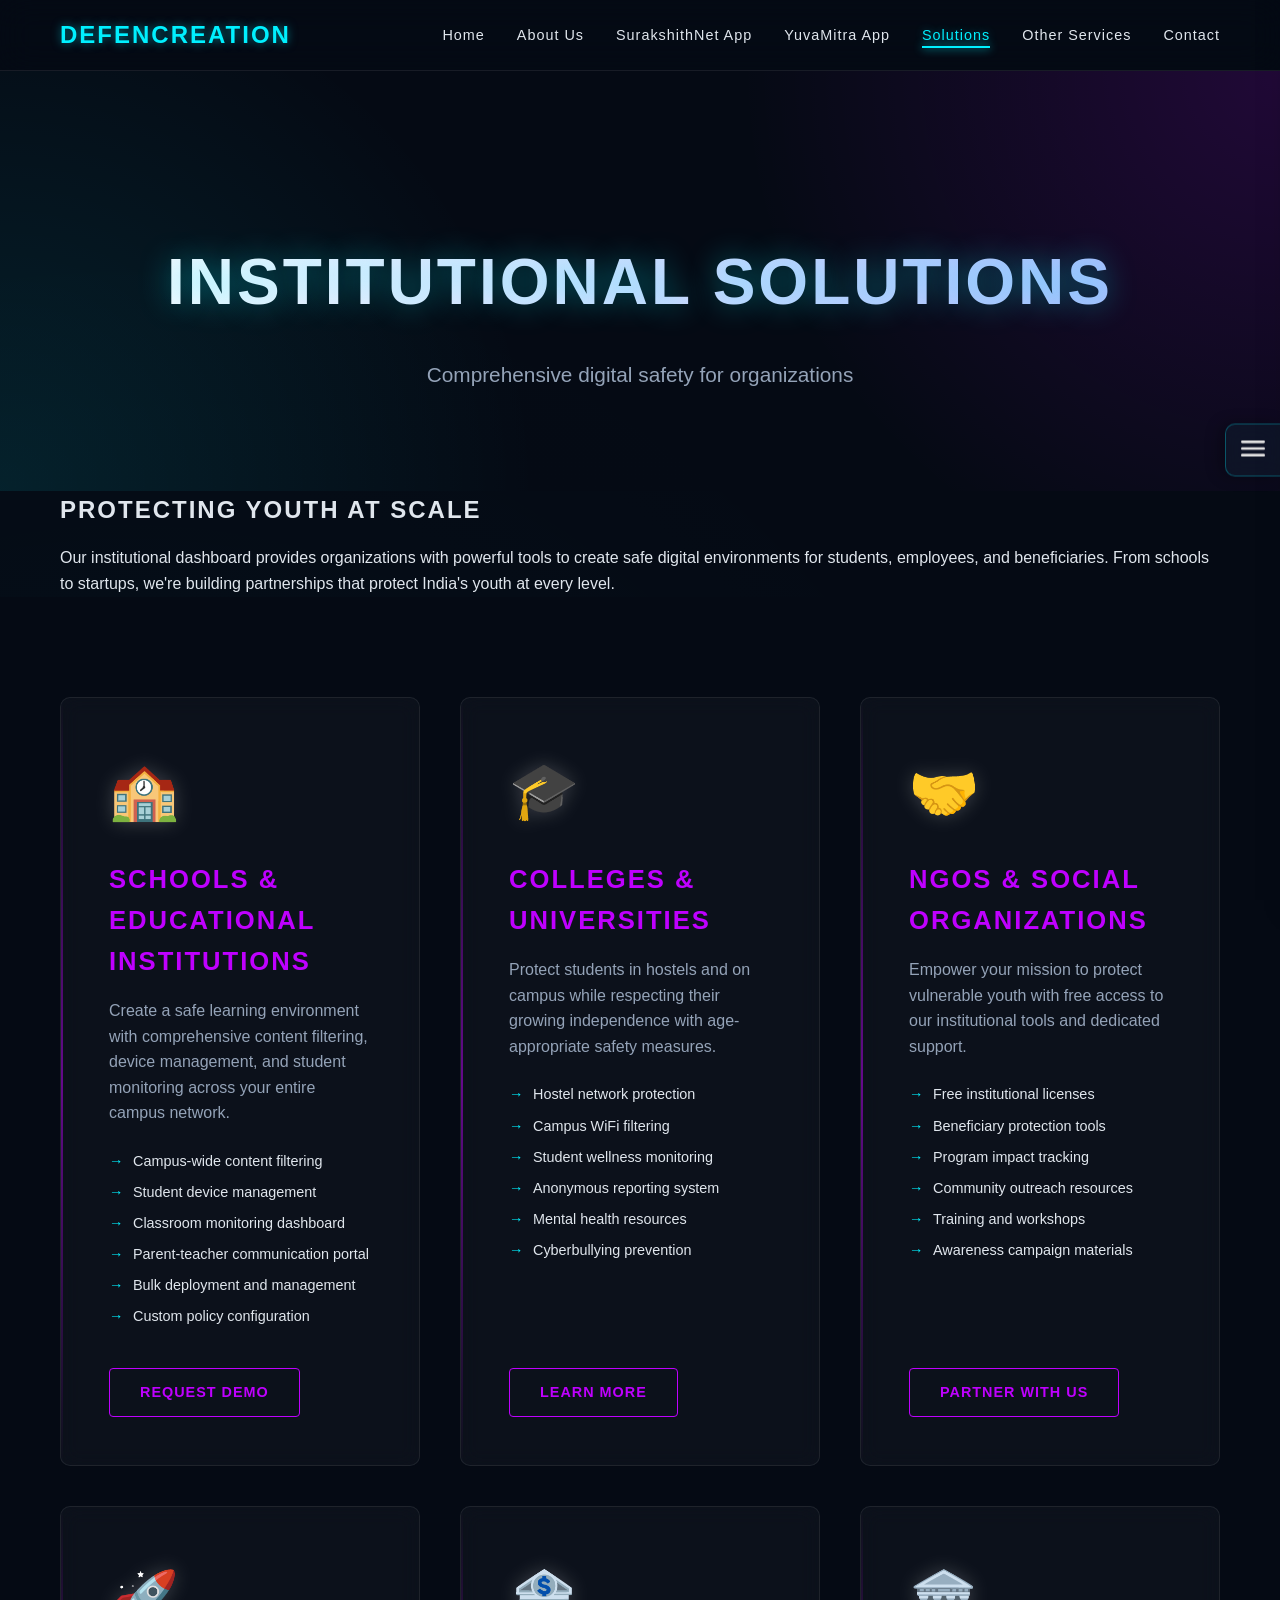
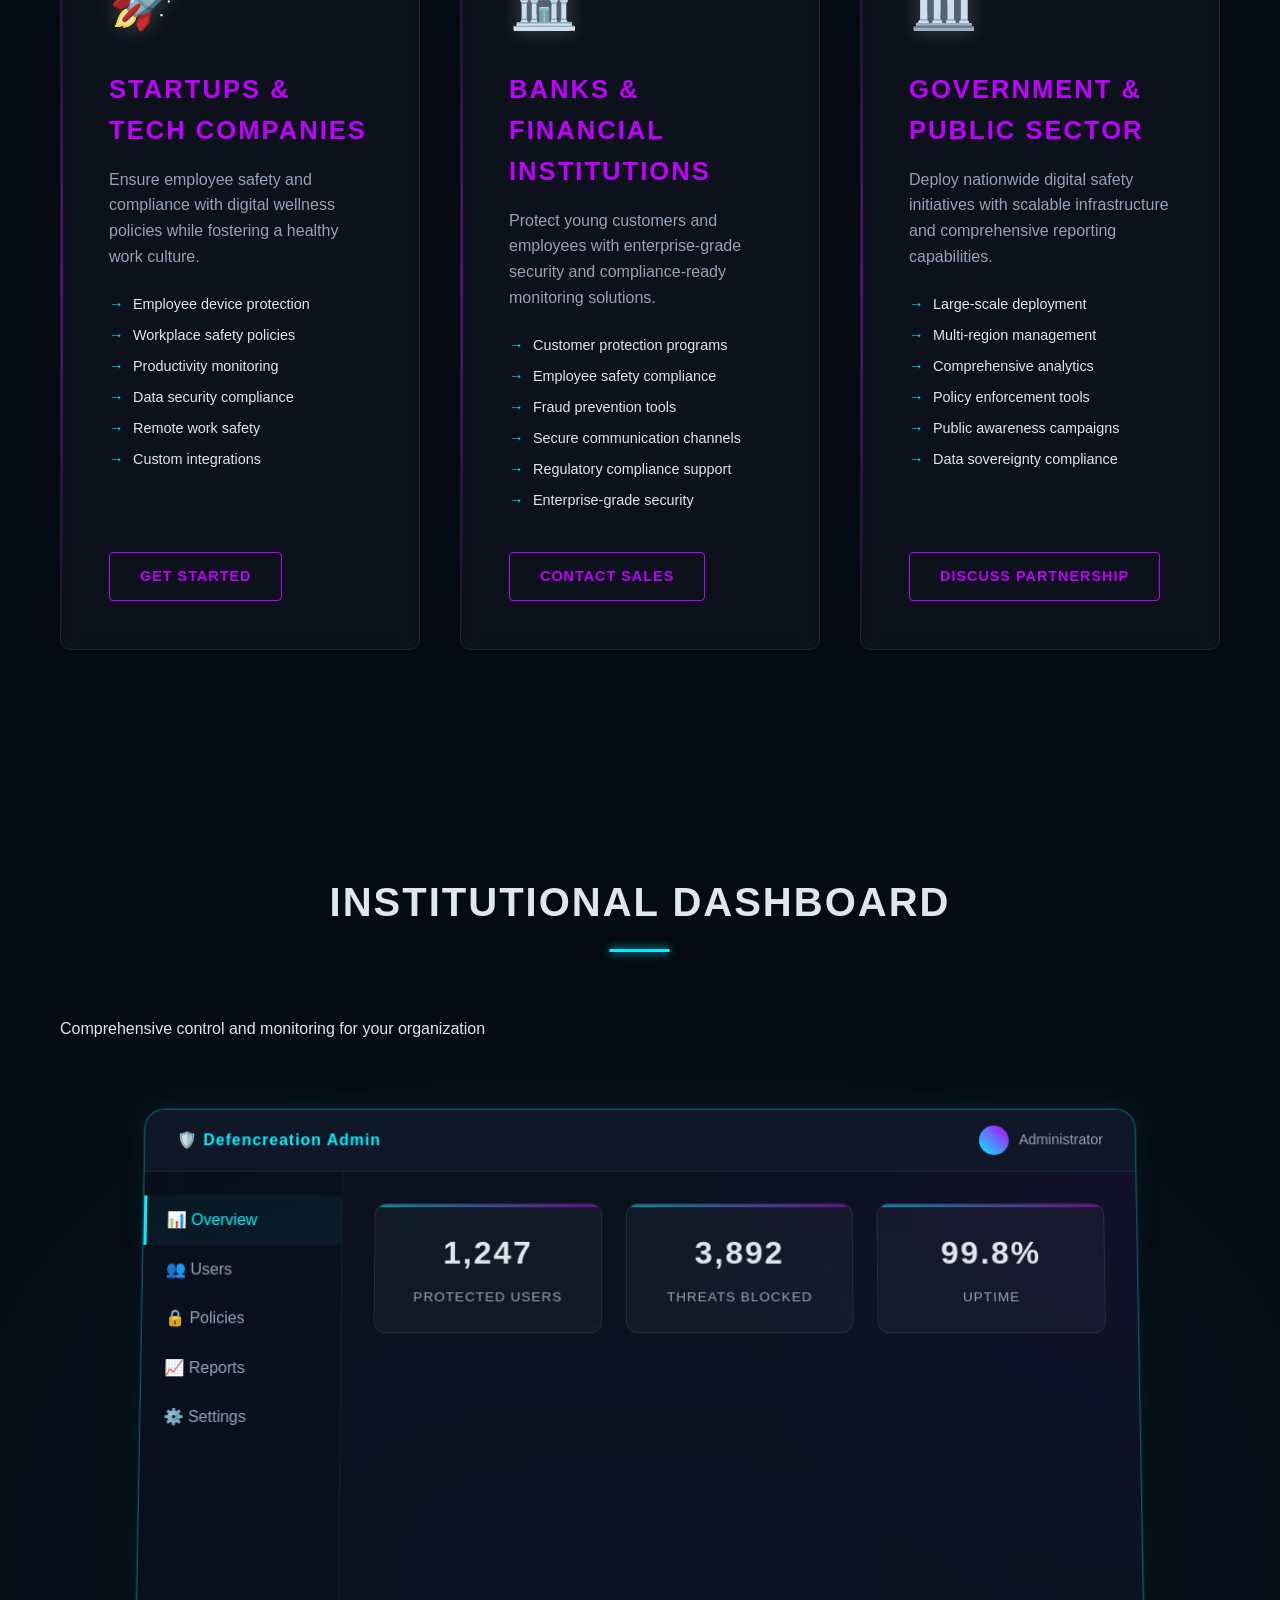
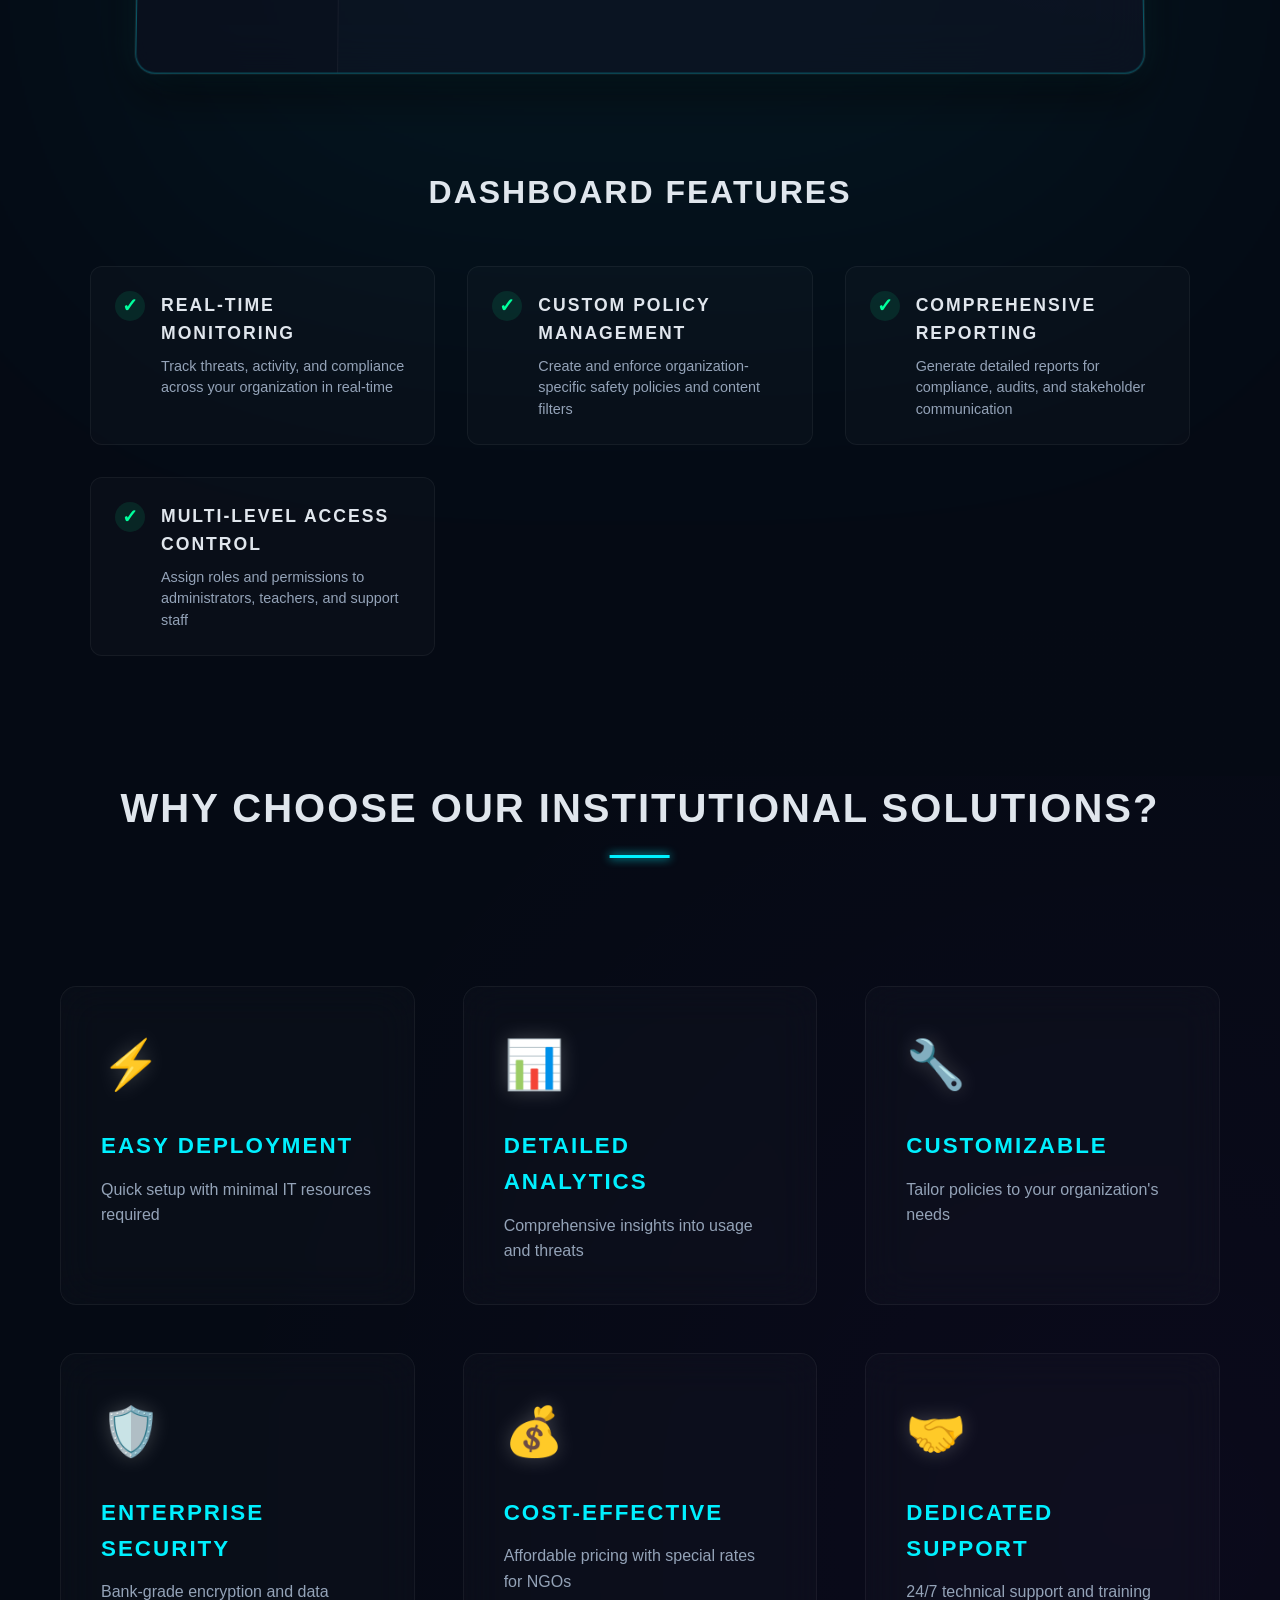
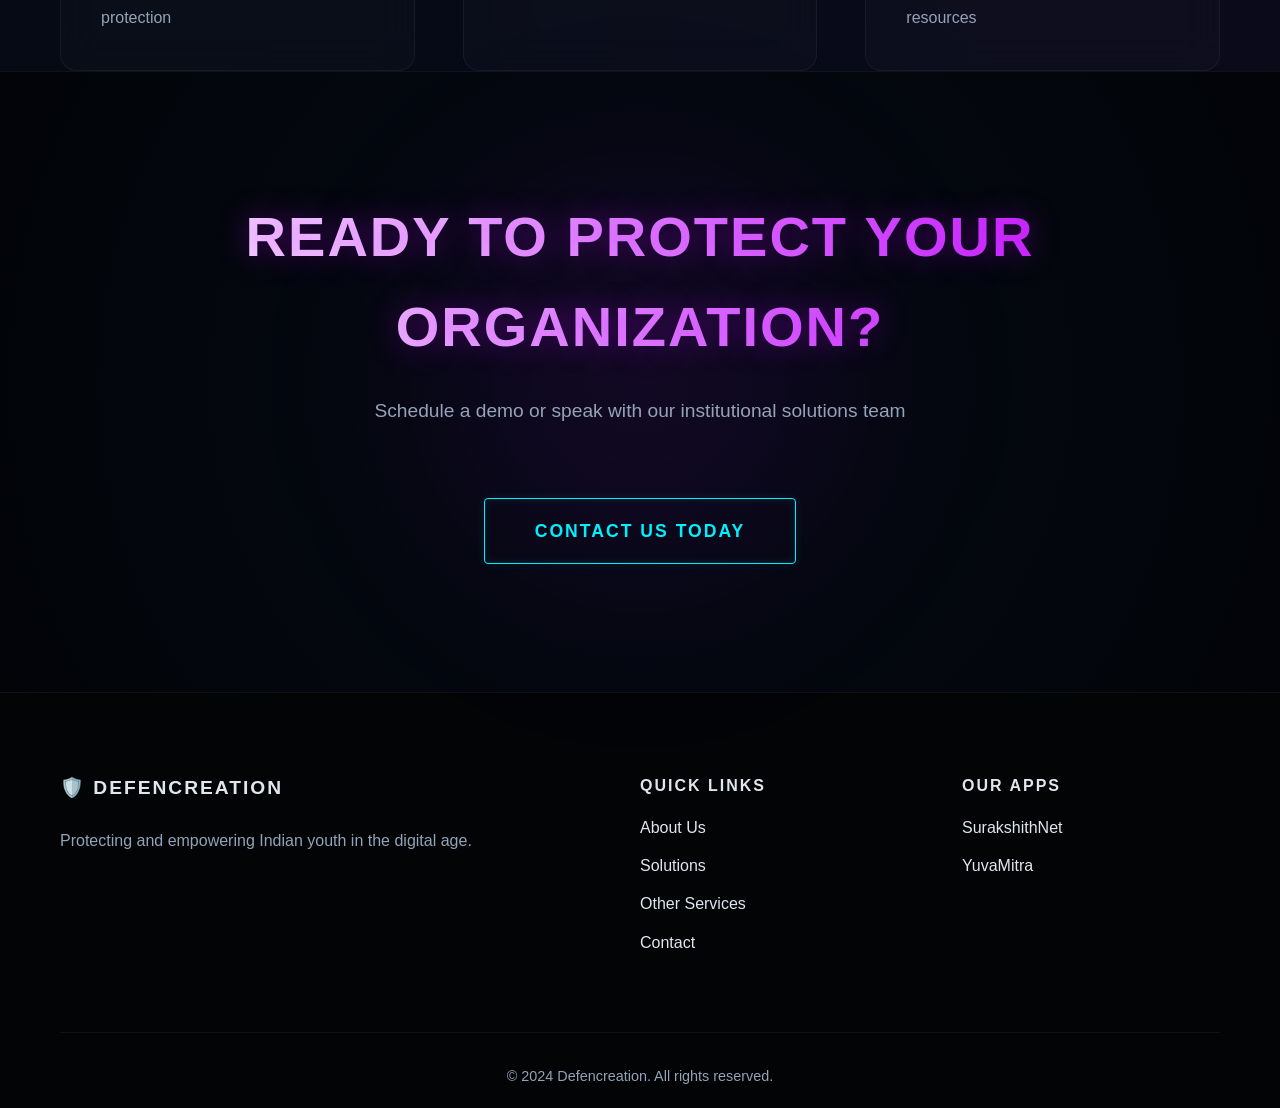
<file: solutions.html>
<!DOCTYPE html>
<html lang="en">

<head>
    <meta charset="UTF-8">
    <meta name="viewport" content="width=device-width, initial-scale=1.0">
    <title>Institutional Solutions - Defencreation</title>
    <link rel="stylesheet" href="css/style.css">
</head>

<body>
    <!-- Navbar -->
    <nav class="navbar" id="navbar">
        <div class="container">
            <div class="nav-brand">
                <h1>DEFENCREATION</h1>
            </div>
            <button class="nav-toggle" id="navToggle">
                <span></span>
                <span></span>
                <span></span>
            </button>
            <ul class="nav-menu" id="navMenu">
                <li><a href="index.html">Home</a></li>
                <li><a href="about.html">About Us</a></li>
                <li><a href="surakshithnet.html">SurakshithNet App</a></li>
                <li><a href="yuvamitra.html">YuvaMitra App</a></li>
                <li><a href="solutions.html" class="active">Solutions</a></li>
                <li><a href="services.html">Other Services</a></li>
                <li><a href="contact.html">Contact</a></li>
            </ul>
        </div>
    </nav>

    <!-- Page Header -->
    <section class="page-header">
        <div class="container">
            <h1>Institutional Solutions</h1>
            <p>Comprehensive digital safety for organizations</p>
        </div>
    </section>

    <!-- Intro Section -->
    <section class="content-section">
        <div class="container">
            <div class="intro-content">
                <h2>Protecting Youth at Scale</h2>
                <p class="lead">Our institutional dashboard provides organizations with powerful tools to create safe
                    digital environments for students, employees, and beneficiaries. From schools to startups, we're
                    building partnerships that protect India's youth at every level.</p>
            </div>
        </div>
    </section>

    <!-- Solutions Grid -->
    <section class="solutions-grid-section">
        <div class="container">
            <div class="solutions-grid">
                <!-- Schools -->
                <div class="solution-card">
                    <div class="solution-icon">🏫</div>
                    <h3>Schools & Educational Institutions</h3>
                    <p>Create a safe learning environment with comprehensive content filtering, device management, and
                        student monitoring across your entire campus network.</p>
                    <ul class="solution-features">
                        <li>Campus-wide content filtering</li>
                        <li>Student device management</li>
                        <li>Classroom monitoring dashboard</li>
                        <li>Parent-teacher communication portal</li>
                        <li>Bulk deployment and management</li>
                        <li>Custom policy configuration</li>
                    </ul>
                    <a href="contact.html" class="btn btn-outline">Request Demo</a>
                </div>

                <!-- Colleges -->
                <div class="solution-card">
                    <div class="solution-icon">🎓</div>
                    <h3>Colleges & Universities</h3>
                    <p>Protect students in hostels and on campus while respecting their growing independence with
                        age-appropriate safety measures.</p>
                    <ul class="solution-features">
                        <li>Hostel network protection</li>
                        <li>Campus WiFi filtering</li>
                        <li>Student wellness monitoring</li>
                        <li>Anonymous reporting system</li>
                        <li>Mental health resources</li>
                        <li>Cyberbullying prevention</li>
                    </ul>
                    <a href="contact.html" class="btn btn-outline">Learn More</a>
                </div>

                <!-- NGOs -->
                <div class="solution-card">
                    <div class="solution-icon">🤝</div>
                    <h3>NGOs & Social Organizations</h3>
                    <p>Empower your mission to protect vulnerable youth with free access to our institutional tools and
                        dedicated support.</p>
                    <ul class="solution-features">
                        <li>Free institutional licenses</li>
                        <li>Beneficiary protection tools</li>
                        <li>Program impact tracking</li>
                        <li>Community outreach resources</li>
                        <li>Training and workshops</li>
                        <li>Awareness campaign materials</li>
                    </ul>
                    <a href="contact.html" class="btn btn-outline">Partner With Us</a>
                </div>

                <!-- Startups -->
                <div class="solution-card">
                    <div class="solution-icon">🚀</div>
                    <h3>Startups & Tech Companies</h3>
                    <p>Ensure employee safety and compliance with digital wellness policies while fostering a healthy
                        work culture.</p>
                    <ul class="solution-features">
                        <li>Employee device protection</li>
                        <li>Workplace safety policies</li>
                        <li>Productivity monitoring</li>
                        <li>Data security compliance</li>
                        <li>Remote work safety</li>
                        <li>Custom integrations</li>
                    </ul>
                    <a href="contact.html" class="btn btn-outline">Get Started</a>
                </div>

                <!-- Banks -->
                <div class="solution-card">
                    <div class="solution-icon">🏦</div>
                    <h3>Banks & Financial Institutions</h3>
                    <p>Protect young customers and employees with enterprise-grade security and compliance-ready
                        monitoring solutions.</p>
                    <ul class="solution-features">
                        <li>Customer protection programs</li>
                        <li>Employee safety compliance</li>
                        <li>Fraud prevention tools</li>
                        <li>Secure communication channels</li>
                        <li>Regulatory compliance support</li>
                        <li>Enterprise-grade security</li>
                    </ul>
                    <a href="contact.html" class="btn btn-outline">Contact Sales</a>
                </div>

                <!-- Government -->
                <div class="solution-card">
                    <div class="solution-icon">🏛️</div>
                    <h3>Government & Public Sector</h3>
                    <p>Deploy nationwide digital safety initiatives with scalable infrastructure and comprehensive
                        reporting capabilities.</p>
                    <ul class="solution-features">
                        <li>Large-scale deployment</li>
                        <li>Multi-region management</li>
                        <li>Comprehensive analytics</li>
                        <li>Policy enforcement tools</li>
                        <li>Public awareness campaigns</li>
                        <li>Data sovereignty compliance</li>
                    </ul>
                    <a href="contact.html" class="btn btn-outline">Discuss Partnership</a>
                </div>
            </div>
        </div>
    </section>

    <!-- Dashboard Preview -->
    <section class="dashboard-section">
        <div class="container">
            <h2 class="section-title">Institutional Dashboard</h2>
            <p class="section-subtitle">Comprehensive control and monitoring for your organization</p>

            <div class="dashboard-mockup">
                <div class="dashboard-preview">
                    <div class="dashboard-header">
                        <div class="dashboard-logo">🛡️ Defencreation Admin</div>
                        <div class="dashboard-user">Administrator</div>
                    </div>
                    <div class="dashboard-content">
                        <div class="dashboard-sidebar">
                            <div class="sidebar-item active">📊 Overview</div>
                            <div class="sidebar-item">👥 Users</div>
                            <div class="sidebar-item">🔒 Policies</div>
                            <div class="sidebar-item">📈 Reports</div>
                            <div class="sidebar-item">⚙️ Settings</div>
                        </div>
                        <div class="dashboard-main">
                            <div class="dashboard-stats">
                                <div class="stat-widget">
                                    <h4>1,247</h4>
                                    <p>Protected Users</p>
                                </div>
                                <div class="stat-widget">
                                    <h4>3,892</h4>
                                    <p>Threats Blocked</p>
                                </div>
                                <div class="stat-widget">
                                    <h4>99.8%</h4>
                                    <p>Uptime</p>
                                </div>
                            </div>
                        </div>
                    </div>
                </div>
            </div>

            <div class="dashboard-features">
                <h3>Dashboard Features</h3>
                <div class="features-list">
                    <div class="feature-item">
                        <span class="feature-check">✓</span>
                        <div>
                            <h4>Real-Time Monitoring</h4>
                            <p>Track threats, activity, and compliance across your organization in real-time</p>
                        </div>
                    </div>
                    <div class="feature-item">
                        <span class="feature-check">✓</span>
                        <div>
                            <h4>Custom Policy Management</h4>
                            <p>Create and enforce organization-specific safety policies and content filters</p>
                        </div>
                    </div>
                    <div class="feature-item">
                        <span class="feature-check">✓</span>
                        <div>
                            <h4>Comprehensive Reporting</h4>
                            <p>Generate detailed reports for compliance, audits, and stakeholder communication</p>
                        </div>
                    </div>
                    <div class="feature-item">
                        <span class="feature-check">✓</span>
                        <div>
                            <h4>Multi-Level Access Control</h4>
                            <p>Assign roles and permissions to administrators, teachers, and support staff</p>
                        </div>
                    </div>
                </div>
            </div>
        </div>
    </section>

    <!-- Benefits Section -->
    <section class="institutional-benefits">
        <div class="container">
            <h2 class="section-title">Why Choose Our Institutional Solutions?</h2>
            <div class="benefits-grid">
                <div class="benefit-item">
                    <div class="benefit-icon">⚡</div>
                    <h4>Easy Deployment</h4>
                    <p>Quick setup with minimal IT resources required</p>
                </div>
                <div class="benefit-item">
                    <div class="benefit-icon">📊</div>
                    <h4>Detailed Analytics</h4>
                    <p>Comprehensive insights into usage and threats</p>
                </div>
                <div class="benefit-item">
                    <div class="benefit-icon">🔧</div>
                    <h4>Customizable</h4>
                    <p>Tailor policies to your organization's needs</p>
                </div>
                <div class="benefit-item">
                    <div class="benefit-icon">🛡️</div>
                    <h4>Enterprise Security</h4>
                    <p>Bank-grade encryption and data protection</p>
                </div>
                <div class="benefit-item">
                    <div class="benefit-icon">💰</div>
                    <h4>Cost-Effective</h4>
                    <p>Affordable pricing with special rates for NGOs</p>
                </div>
                <div class="benefit-item">
                    <div class="benefit-icon">🤝</div>
                    <h4>Dedicated Support</h4>
                    <p>24/7 technical support and training resources</p>
                </div>
            </div>
        </div>
    </section>

    <!-- CTA Section -->
    <section class="cta-section">
        <div class="container">
            <h2>Ready to Protect Your Organization?</h2>
            <p>Schedule a demo or speak with our institutional solutions team</p>
            <a href="contact.html" class="btn btn-primary btn-large">Contact Us Today</a>
        </div>
    </section>

    <!-- Footer -->
    <footer class="footer">
        <div class="container">
            <div class="footer-content">
                <div class="footer-section">
                    <h3>🛡️ Defencreation</h3>
                    <p>Protecting and empowering Indian youth in the digital age.</p>
                </div>
                <div class="footer-section">
                    <h4>Quick Links</h4>
                    <ul>
                        <li><a href="about.html">About Us</a></li>
                        <li><a href="solutions.html">Solutions</a></li>
                        <li><a href="services.html">Other Services</a></li>
                        <li><a href="contact.html">Contact</a></li>
                    </ul>
                </div>
                <div class="footer-section">
                    <h4>Our Apps</h4>
                    <ul>
                        <li><a href="surakshithnet.html">SurakshithNet</a></li>
                        <li><a href="yuvamitra.html">YuvaMitra</a></li>
                    </ul>
                </div>
            </div>
            <div class="footer-bottom">
                <p>&copy; 2024 Defencreation. All rights reserved.</p>
            </div>
        </div>
    </footer>

        <!-- Settings Button -->
    <button class="settings-btn" id="settingsBtn" aria-label="Open Settings">
        <img src="menu.svg" alt="Settings">
    </button>

    <!-- Settings Sidebar -->
    <div class="settings-overlay" id="settingsOverlay"></div>
    <div class="settings-sidebar" id="settingsSidebar">
        <div class="settings-header">
            <h3>Settings</h3>
            <button class="close-settings" id="closeSettings">&times;</button>
        </div>

        <div class="settings-section">
            <h4><span class="util-icon">??</span> Appearance</h4>
            <div class="setting-item">
                <span class="setting-label">Theme</span>
                <button class="theme-toggle-btn" id="themeToggle">Dark Mode: ON</button>
            </div>
            <div class="setting-item">
                <span class="setting-label">Font Size</span>
                <input type="range" id="fontSizeSlider" min="14" max="24" value="16">
            </div>
        </div>

        <div class="settings-section">
            <h4><span class="util-icon">??</span> Language</h4>
            <select class="language-select" id="languageSelect">
                <!-- Top Indian Languages -->
                <option value="en">English (Default)</option>
                <option value="hi">Hindi - ?????</option>
                <option value="bn">Bengali - ?????</option>
                <option value="te">Telugu - ??????</option>
                <option value="mr">Marathi - ?????</option>
                <option value="ta">Tamil - ?????</option>
                <option value="ur">Urdu - ????</option>
                <option value="gu">Gujarati - ???????</option>
                <option value="kn">Kannada - ?????</option>
                <option value="ml">Malayalam - ??????</option>
                <option value="pa">Punjabi - ??????</option>
            </select>
        </div>

        <div class="settings-section">
            <h4><span class="util-icon">??</span> Utilities</h4>
            <button class="util-link" id="checkUpdates">
                <span class="util-icon">??</span> Check for Updates
            </button>
            <button class="util-link" id="toggleNotifications">
                <span class="util-icon">??</span> Notifications: ON
            </button>
            <a href="contact.html" class="util-link">
                <span class="util-icon">??</span> Report Issue
            </a>
            <button class="util-link" id="shareBtn">
                <span class="util-icon">??</span> Share Us
            </button>
        </div>

        <div class="settings-section">
            <h4><span class="util-icon">??</span> Info</h4>
            <a href="#" class="util-link">Privacy Policy</a>
            <a href="#" class="util-link">Help & Feedback</a>
        </div>
    </div>
        <!-- Toast Container -->
    <div id="toast-container"></div>

    <!-- Branded Preloader -->
    <div id="preloader">
        <div class="preloader-content">
            <img src="logo2.png" alt="Defencreation Loading" class="preloader-logo">
            <div class="preloader-bar"></div>
        </div>
    </div>
    <script src="js/script.js"></script>
</body>

</html>
</file>
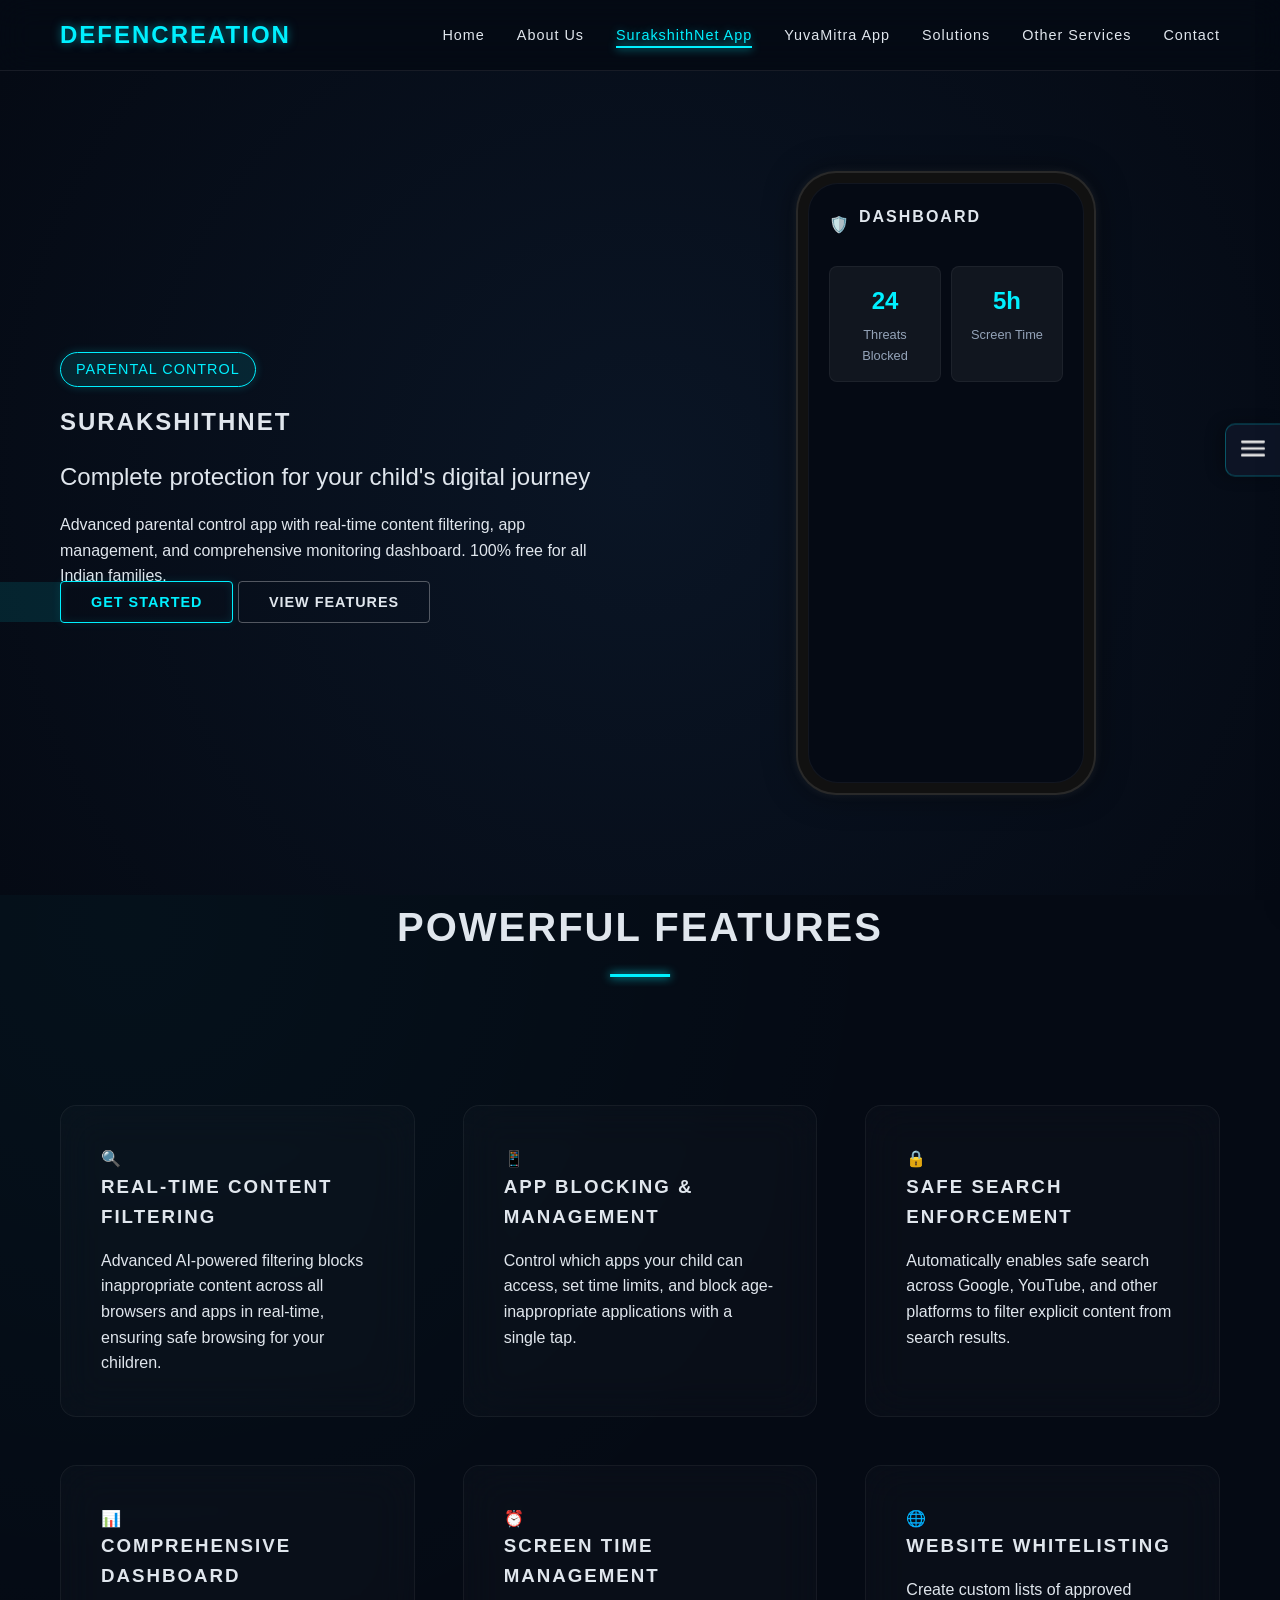
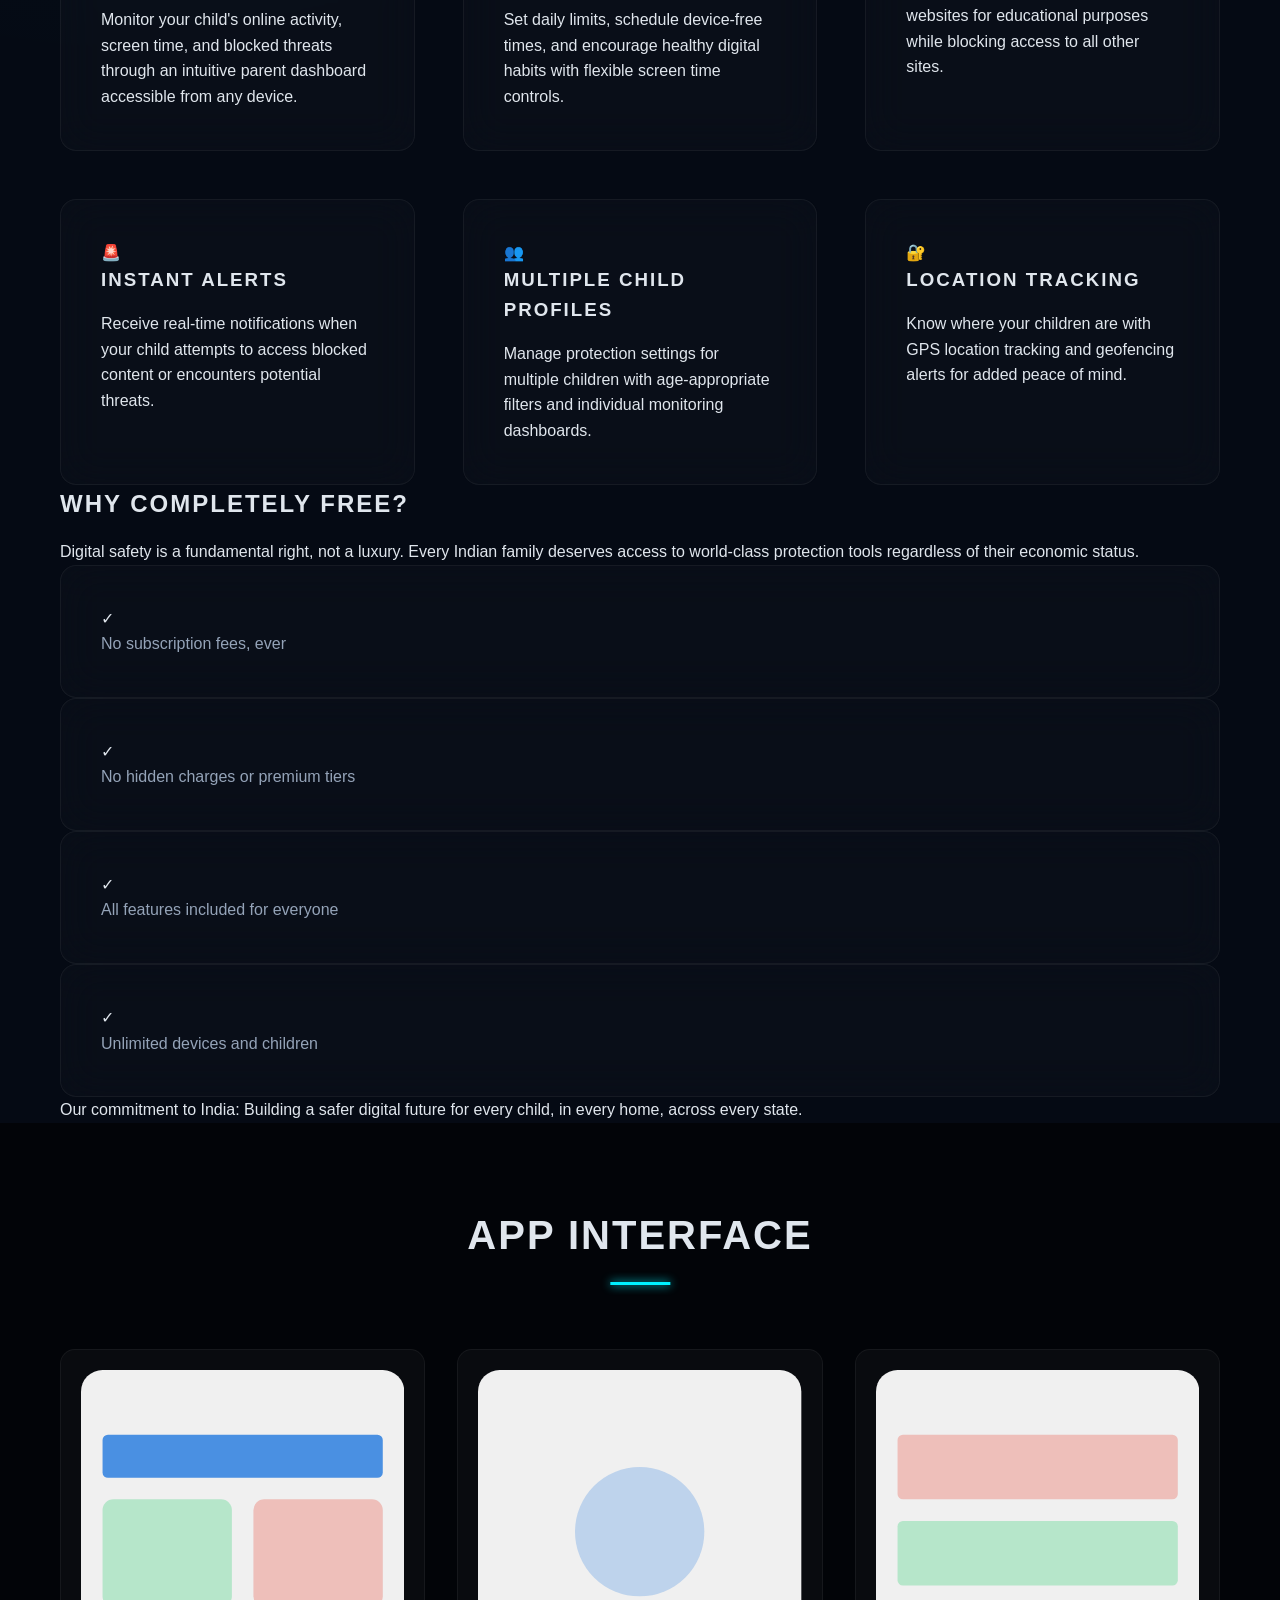
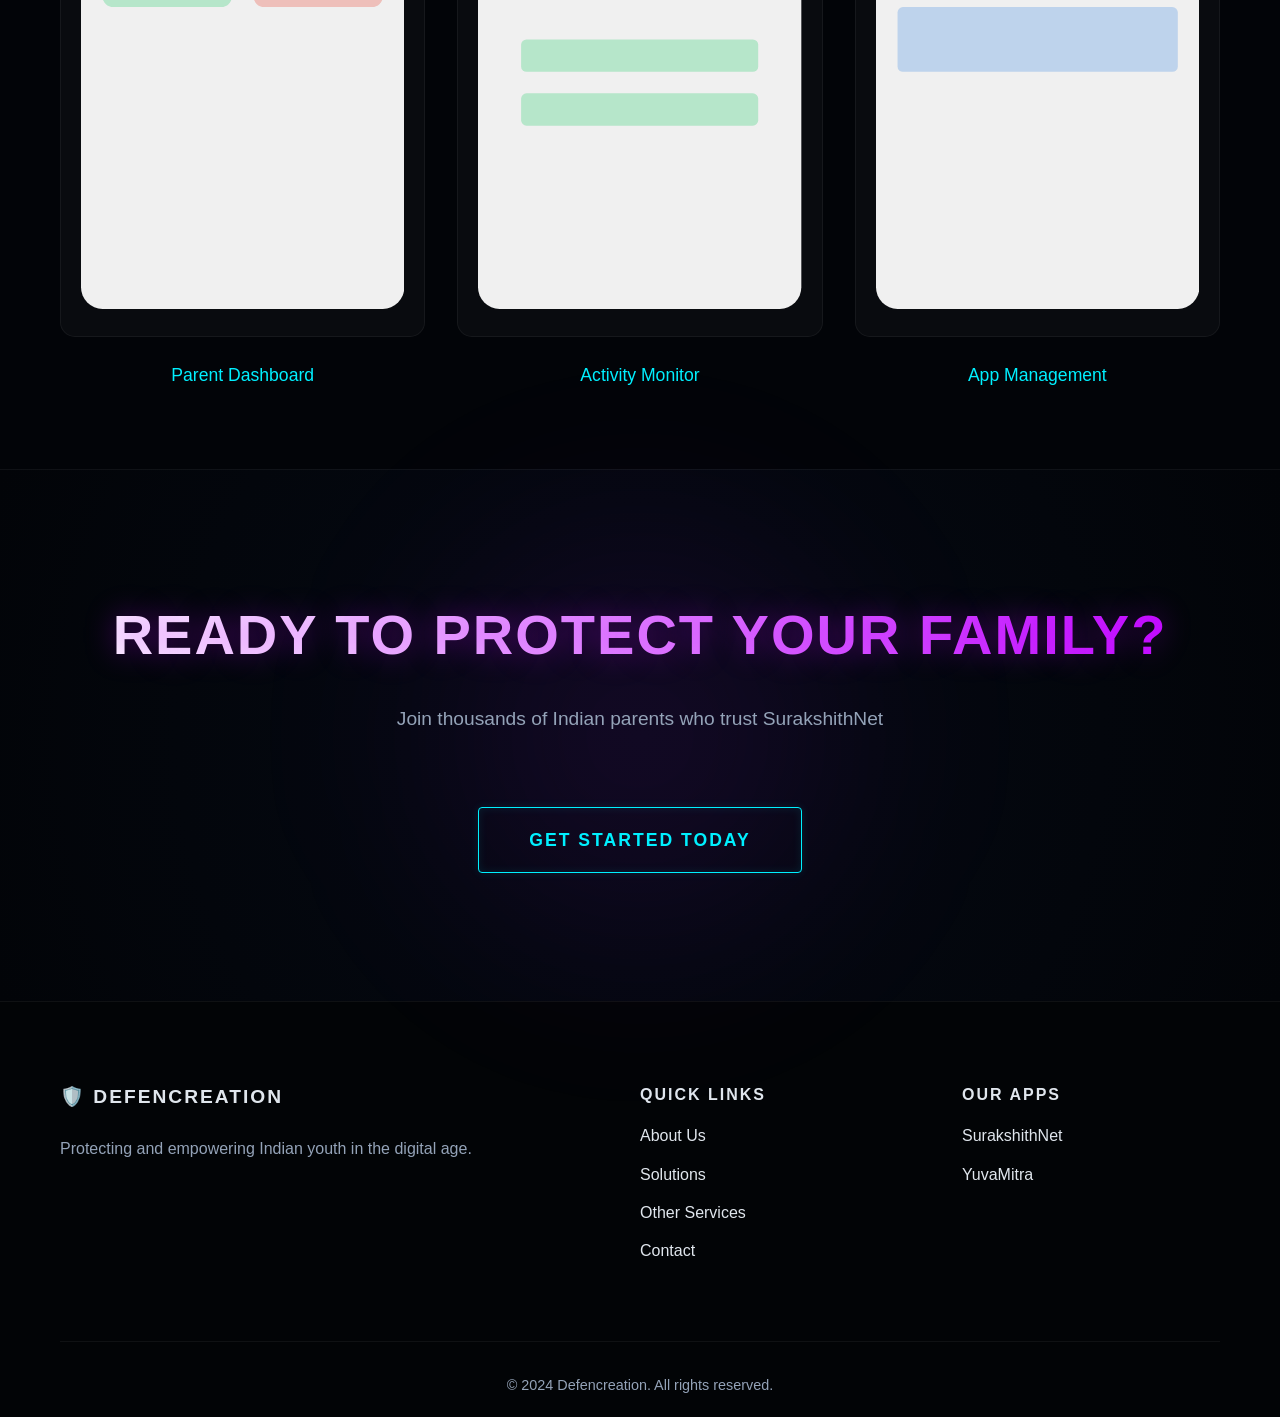
<file: surakshithnet.html>
<!DOCTYPE html>
<html lang="en">

<head>
    <meta charset="UTF-8">
    <meta name="viewport" content="width=device-width, initial-scale=1.0">
    <title>SurakshithNet App - Parental Control Solution</title>
    <link rel="stylesheet" href="css/style.css">
</head>

<body>
    <!-- Navbar -->
    <nav class="navbar" id="navbar">
        <div class="container">
            <div class="nav-brand">
                <h1>DEFENCREATION</h1>
            </div>
            <button class="nav-toggle" id="navToggle">
                <span></span>
                <span></span>
                <span></span>
            </button>
            <ul class="nav-menu" id="navMenu">
                <li><a href="index.html">Home</a></li>
                <li><a href="about.html">About Us</a></li>
                <li><a href="surakshithnet.html" class="active">SurakshithNet App</a></li>
                <li><a href="yuvamitra.html">YuvaMitra App</a></li>
                <li><a href="solutions.html">Solutions</a></li>
                <li><a href="services.html">Other Services</a></li>
                <li><a href="contact.html">Contact</a></li>
            </ul>
        </div>
    </nav>

    <!-- App Hero -->
    <section class="app-hero">
        <div class="container">
            <div class="app-hero-content">
                <div class="app-hero-text">
                    <div class="app-badge">Parental Control</div>
                    <h1>SurakshithNet</h1>
                    <p class="app-tagline">Complete protection for your child's digital journey</p>
                    <p>Advanced parental control app with real-time content filtering, app management, and comprehensive
                        monitoring dashboard. 100% free for all Indian families.</p>
                    <div class="app-buttons">
                        <a href="contact.html" class="btn btn-primary">Get Started</a>
                        <a href="#features" class="btn btn-secondary">View Features</a>
                    </div>
                </div>
                <div class="app-hero-mockup">
                    <div class="phone-mockup">
                        <div class="phone-screen">
                            <div class="mockup-content">
                                <div class="mockup-header">
                                    <span>🛡️</span>
                                    <h4>Dashboard</h4>
                                </div>
                                <div class="mockup-stats">
                                    <div class="stat-box">
                                        <span>24</span>
                                        <p>Threats Blocked</p>
                                    </div>
                                    <div class="stat-box">
                                        <span>5h</span>
                                        <p>Screen Time</p>
                                    </div>
                                </div>
                            </div>
                        </div>
                    </div>
                </div>
            </div>
        </div>
    </section>

    <!-- Features Section -->
    <section class="features-section" id="features">
        <div class="container">
            <h2 class="section-title">Powerful Features</h2>
            <div class="features-grid">
                <div class="feature-card">
                    <div class="feature-icon">🔍</div>
                    <h3>Real-Time Content Filtering</h3>
                    <p>Advanced AI-powered filtering blocks inappropriate content across all browsers and apps in
                        real-time, ensuring safe browsing for your children.</p>
                </div>
                <div class="feature-card">
                    <div class="feature-icon">📱</div>
                    <h3>App Blocking & Management</h3>
                    <p>Control which apps your child can access, set time limits, and block age-inappropriate
                        applications with a single tap.</p>
                </div>
                <div class="feature-card">
                    <div class="feature-icon">🔒</div>
                    <h3>Safe Search Enforcement</h3>
                    <p>Automatically enables safe search across Google, YouTube, and other platforms to filter explicit
                        content from search results.</p>
                </div>
                <div class="feature-card">
                    <div class="feature-icon">📊</div>
                    <h3>Comprehensive Dashboard</h3>
                    <p>Monitor your child's online activity, screen time, and blocked threats through an intuitive
                        parent dashboard accessible from any device.</p>
                </div>
                <div class="feature-card">
                    <div class="feature-icon">⏰</div>
                    <h3>Screen Time Management</h3>
                    <p>Set daily limits, schedule device-free times, and encourage healthy digital habits with flexible
                        screen time controls.</p>
                </div>
                <div class="feature-card">
                    <div class="feature-icon">🌐</div>
                    <h3>Website Whitelisting</h3>
                    <p>Create custom lists of approved websites for educational purposes while blocking access to all
                        other sites.</p>
                </div>
                <div class="feature-card">
                    <div class="feature-icon">🚨</div>
                    <h3>Instant Alerts</h3>
                    <p>Receive real-time notifications when your child attempts to access blocked content or encounters
                        potential threats.</p>
                </div>
                <div class="feature-card">
                    <div class="feature-icon">👥</div>
                    <h3>Multiple Child Profiles</h3>
                    <p>Manage protection settings for multiple children with age-appropriate filters and individual
                        monitoring dashboards.</p>
                </div>
                <div class="feature-card">
                    <div class="feature-icon">🔐</div>
                    <h3>Location Tracking</h3>
                    <p>Know where your children are with GPS location tracking and geofencing alerts for added peace of
                        mind.</p>
                </div>
            </div>
        </div>
    </section>

    <!-- Why Free Section -->
    <section class="why-free-section">
        <div class="container">
            <div class="why-free-content">
                <h2>Why Completely Free?</h2>
                <p class="lead">Digital safety is a fundamental right, not a luxury. Every Indian family deserves access
                    to world-class protection tools regardless of their economic status.</p>
                <div class="free-benefits">
                    <div class="benefit-item">
                        <span class="check-icon">✓</span>
                        <p>No subscription fees, ever</p>
                    </div>
                    <div class="benefit-item">
                        <span class="check-icon">✓</span>
                        <p>No hidden charges or premium tiers</p>
                    </div>
                    <div class="benefit-item">
                        <span class="check-icon">✓</span>
                        <p>All features included for everyone</p>
                    </div>
                    <div class="benefit-item">
                        <span class="check-icon">✓</span>
                        <p>Unlimited devices and children</p>
                    </div>
                </div>
                <p class="commitment">Our commitment to India: Building a safer digital future for every child, in every
                    home, across every state.</p>
            </div>
        </div>
    </section>

    <!-- UI Mockups Section -->
    <section class="mockups-section">
        <div class="container">
            <h2 class="section-title">App Interface</h2>
            <div class="mockups-grid">
                <div class="mockup-card">
                    <div class="mockup-placeholder">
                        <svg viewBox="0 0 300 500" xmlns="http://www.w3.org/2000/svg">
                            <rect width="300" height="500" rx="20" fill="#f0f0f0" />
                            <rect x="20" y="60" width="260" height="40" rx="5" fill="#4A90E2" />
                            <rect x="20" y="120" width="120" height="100" rx="10" fill="#2ECC71" opacity="0.3" />
                            <rect x="160" y="120" width="120" height="100" rx="10" fill="#E74C3C" opacity="0.3" />
                        </svg>
                    </div>
                    <p>Parent Dashboard</p>
                </div>
                <div class="mockup-card">
                    <div class="mockup-placeholder">
                        <svg viewBox="0 0 300 500" xmlns="http://www.w3.org/2000/svg">
                            <rect width="300" height="500" rx="20" fill="#f0f0f0" />
                            <circle cx="150" cy="150" r="60" fill="#4A90E2" opacity="0.3" />
                            <rect x="40" y="250" width="220" height="30" rx="5" fill="#2ECC71" opacity="0.3" />
                            <rect x="40" y="300" width="220" height="30" rx="5" fill="#2ECC71" opacity="0.3" />
                        </svg>
                    </div>
                    <p>Activity Monitor</p>
                </div>
                <div class="mockup-card">
                    <div class="mockup-placeholder">
                        <svg viewBox="0 0 300 500" xmlns="http://www.w3.org/2000/svg">
                            <rect width="300" height="500" rx="20" fill="#f0f0f0" />
                            <rect x="20" y="60" width="260" height="60" rx="5" fill="#E74C3C" opacity="0.3" />
                            <rect x="20" y="140" width="260" height="60" rx="5" fill="#2ECC71" opacity="0.3" />
                            <rect x="20" y="220" width="260" height="60" rx="5" fill="#4A90E2" opacity="0.3" />
                        </svg>
                    </div>
                    <p>App Management</p>
                </div>
            </div>
        </div>
    </section>

    <!-- CTA Section -->
    <section class="cta-section">
        <div class="container">
            <h2>Ready to Protect Your Family?</h2>
            <p>Join thousands of Indian parents who trust SurakshithNet</p>
            <a href="contact.html" class="btn btn-primary btn-large">Get Started Today</a>
        </div>
    </section>

    <!-- Footer -->
    <footer class="footer">
        <div class="container">
            <div class="footer-content">
                <div class="footer-section">
                    <h3>🛡️ Defencreation</h3>
                    <p>Protecting and empowering Indian youth in the digital age.</p>
                </div>
                <div class="footer-section">
                    <h4>Quick Links</h4>
                    <ul>
                        <li><a href="about.html">About Us</a></li>
                        <li><a href="solutions.html">Solutions</a></li>
                        <li><a href="services.html">Other Services</a></li>
                        <li><a href="contact.html">Contact</a></li>
                    </ul>
                </div>
                <div class="footer-section">
                    <h4>Our Apps</h4>
                    <ul>
                        <li><a href="surakshithnet.html">SurakshithNet</a></li>
                        <li><a href="yuvamitra.html">YuvaMitra</a></li>
                    </ul>
                </div>
            </div>
            <div class="footer-bottom">
                <p>&copy; 2024 Defencreation. All rights reserved.</p>
            </div>
        </div>
    </footer>

        <!-- Settings Button -->
    <button class="settings-btn" id="settingsBtn" aria-label="Open Settings">
        <img src="menu.svg" alt="Settings">
    </button>

    <!-- Settings Sidebar -->
    <div class="settings-overlay" id="settingsOverlay"></div>
    <div class="settings-sidebar" id="settingsSidebar">
        <div class="settings-header">
            <h3>Settings</h3>
            <button class="close-settings" id="closeSettings">&times;</button>
        </div>

        <div class="settings-section">
            <h4><span class="util-icon">??</span> Appearance</h4>
            <div class="setting-item">
                <span class="setting-label">Theme</span>
                <button class="theme-toggle-btn" id="themeToggle">Dark Mode: ON</button>
            </div>
            <div class="setting-item">
                <span class="setting-label">Font Size</span>
                <input type="range" id="fontSizeSlider" min="14" max="24" value="16">
            </div>
        </div>

        <div class="settings-section">
            <h4><span class="util-icon">??</span> Language</h4>
            <select class="language-select" id="languageSelect">
                <!-- Top Indian Languages -->
                <option value="en">English (Default)</option>
                <option value="hi">Hindi - ?????</option>
                <option value="bn">Bengali - ?????</option>
                <option value="te">Telugu - ??????</option>
                <option value="mr">Marathi - ?????</option>
                <option value="ta">Tamil - ?????</option>
                <option value="ur">Urdu - ????</option>
                <option value="gu">Gujarati - ???????</option>
                <option value="kn">Kannada - ?????</option>
                <option value="ml">Malayalam - ??????</option>
                <option value="pa">Punjabi - ??????</option>
            </select>
        </div>

        <div class="settings-section">
            <h4><span class="util-icon">??</span> Utilities</h4>
            <button class="util-link" id="checkUpdates">
                <span class="util-icon">??</span> Check for Updates
            </button>
            <button class="util-link" id="toggleNotifications">
                <span class="util-icon">??</span> Notifications: ON
            </button>
            <a href="contact.html" class="util-link">
                <span class="util-icon">??</span> Report Issue
            </a>
            <button class="util-link" id="shareBtn">
                <span class="util-icon">??</span> Share Us
            </button>
        </div>

        <div class="settings-section">
            <h4><span class="util-icon">??</span> Info</h4>
            <a href="#" class="util-link">Privacy Policy</a>
            <a href="#" class="util-link">Help & Feedback</a>
        </div>
    </div>
        <!-- Toast Container -->
    <div id="toast-container"></div>

    <!-- Branded Preloader -->
    <div id="preloader">
        <div class="preloader-content">
            <img src="logo2.png" alt="Defencreation Loading" class="preloader-logo">
            <div class="preloader-bar"></div>
        </div>
    </div>
    <script src="js/script.js"></script>
</body>

</html>
</file>
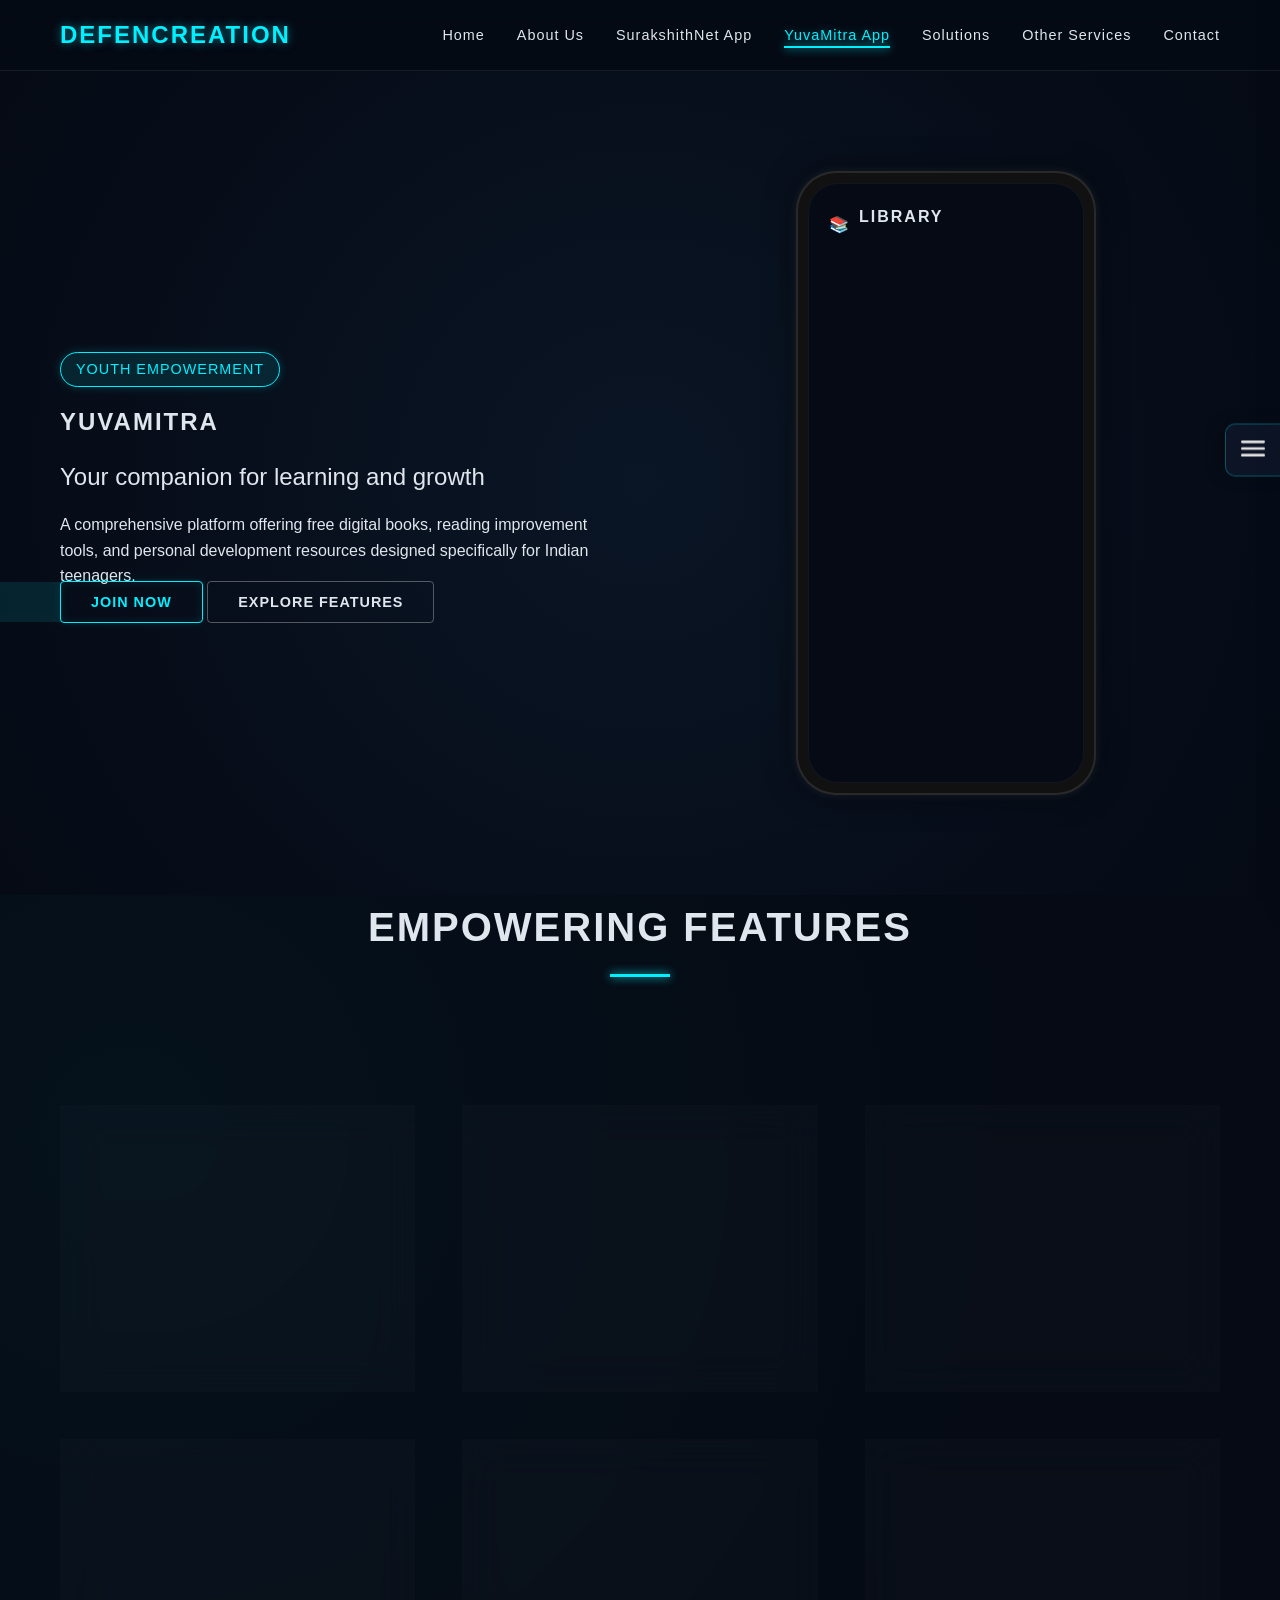
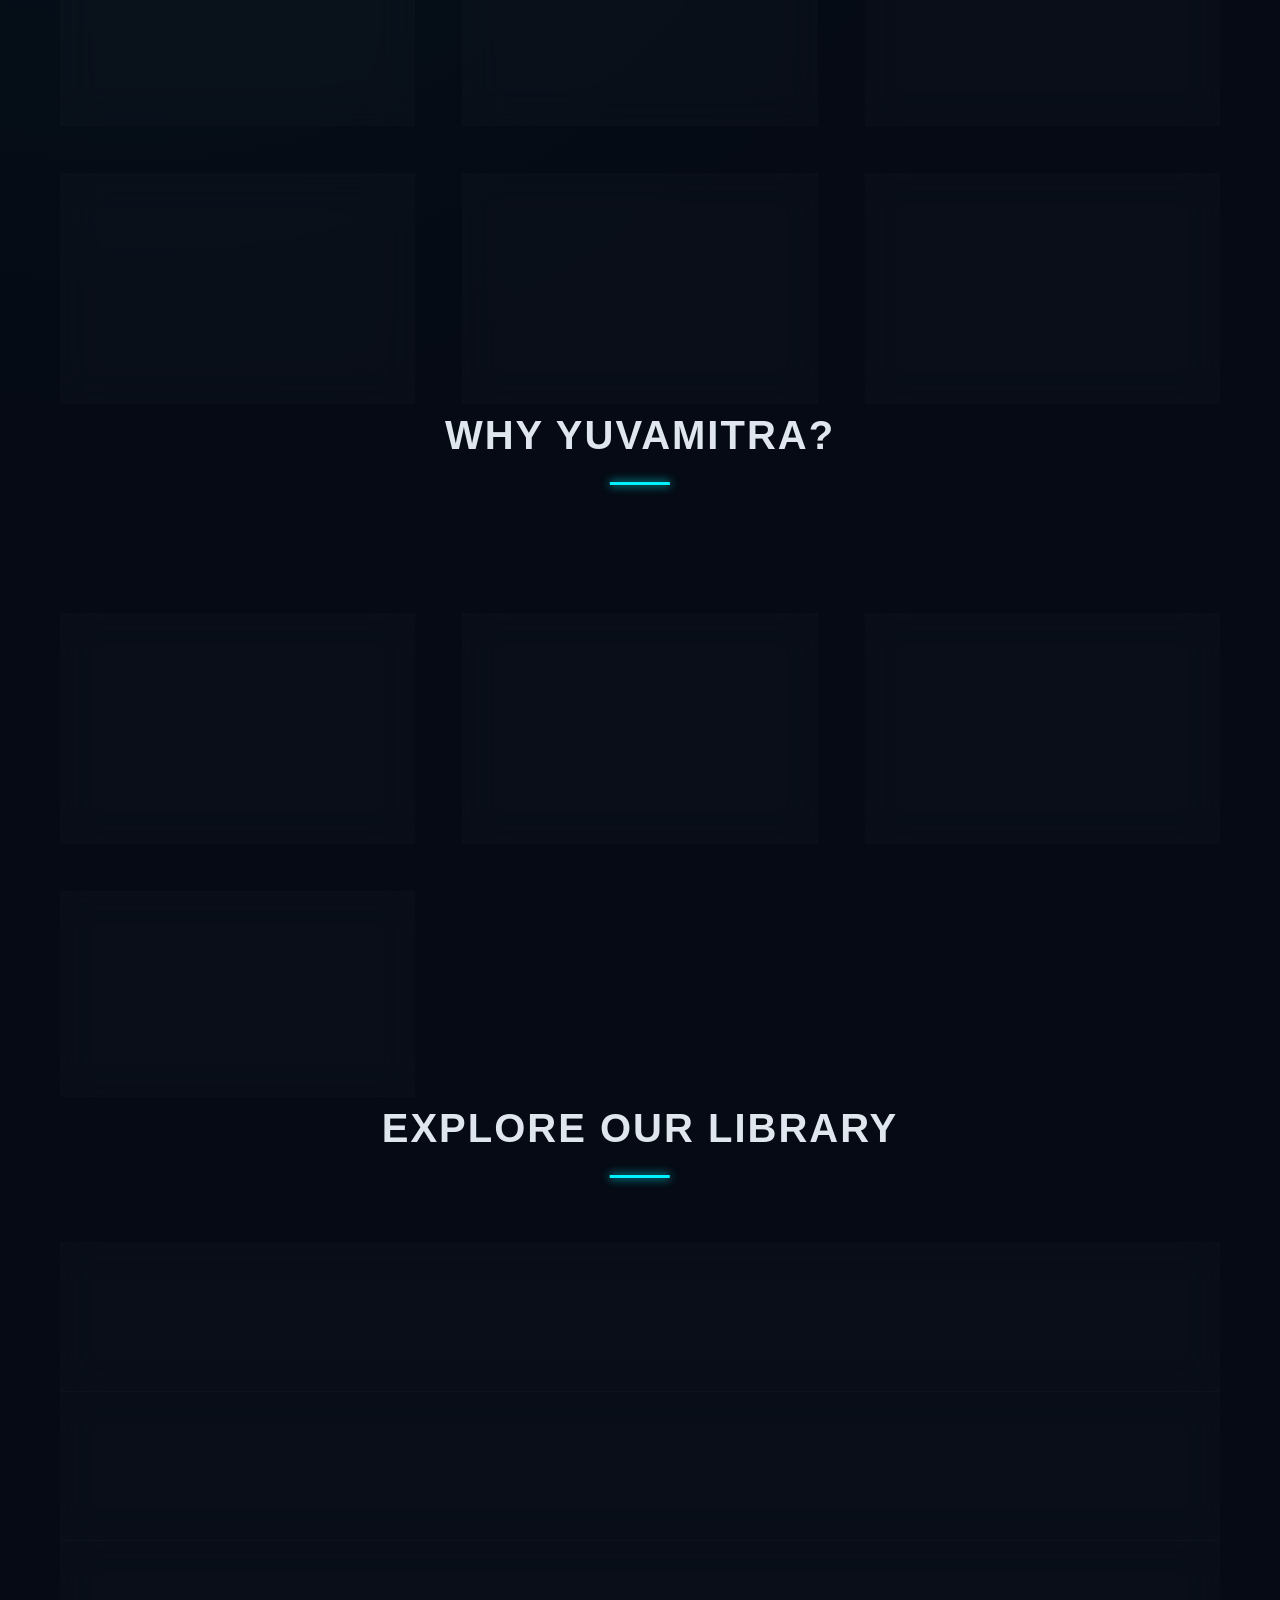
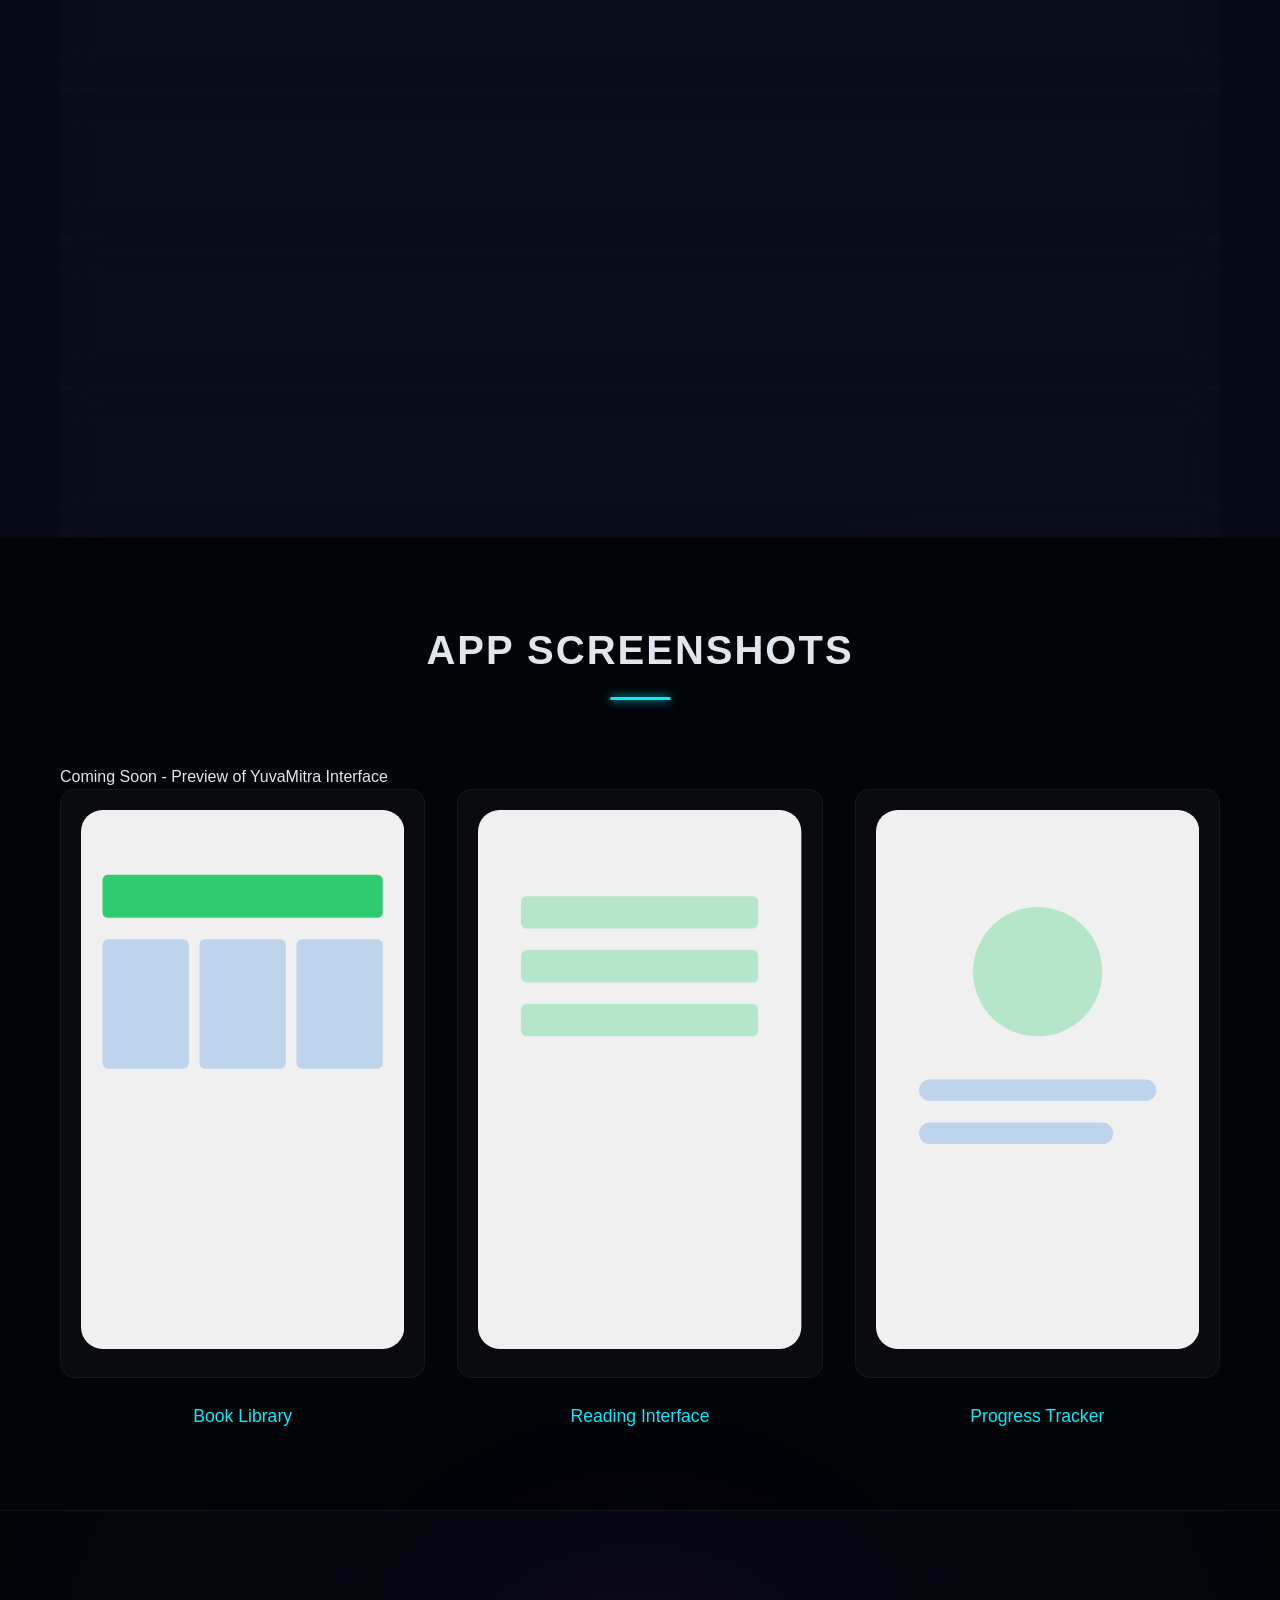
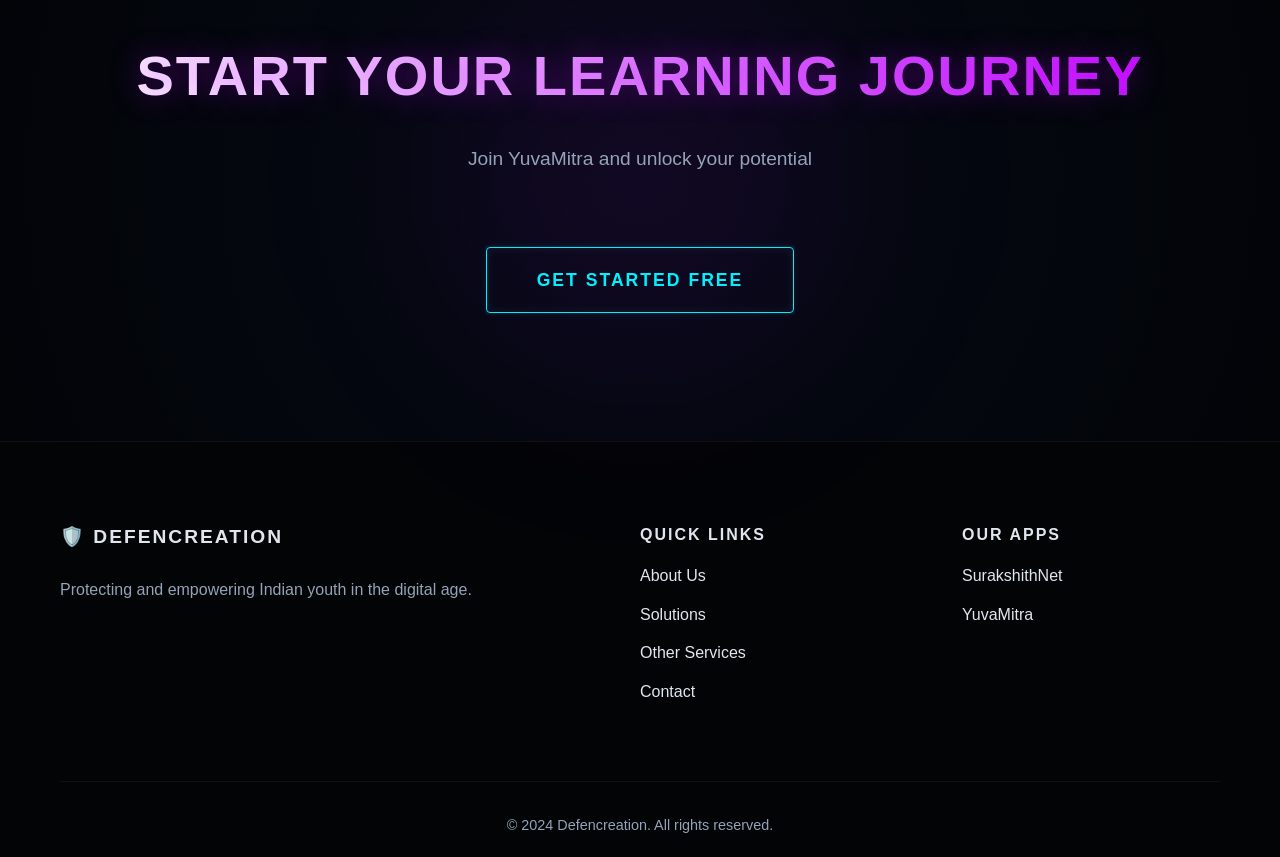
<file: yuvamitra.html>
<!DOCTYPE html>
<html lang="en">

<head>
    <meta charset="UTF-8">
    <meta name="viewport" content="width=device-width, initial-scale=1.0">
    <!-- <link rel="" type="image/png" sizes="32x32" href="logo2.png"> -->
    <title>YuvaMitra - Youth Empowerment Platform</title>
    <link rel="stylesheet" href="css/style.css">
</head>

<body>
    <!-- Navbar -->
    <nav class="navbar" id="navbar">
        <div class="container">
            <div class="nav-brand">
                <h1>DEFENCREATION</h1>
            </div>
            <button class="nav-toggle" id="navToggle">
                <span></span>
                <span></span>
                <span></span>
            </button>
            <ul class="nav-menu" id="navMenu">
                <li><a href="index.html">Home</a></li>
                <li><a href="about.html">About Us</a></li>
                <li><a href="surakshithnet.html">SurakshithNet App</a></li>
                <li><a href="yuvamitra.html" class="active">YuvaMitra App</a></li>
                <li><a href="solutions.html">Solutions</a></li>
                <li><a href="services.html">Other Services</a></li>
                <li><a href="contact.html">Contact</a></li>
            </ul>
        </div>
    </nav>

    <!-- App Hero -->
    <section class="app-hero yuva-hero">
        <div class="container">
            <div class="app-hero-content">
                <div class="app-hero-text">
                    <div class="app-badge yuva-badge">Youth Empowerment</div>
                    <h1>YuvaMitra</h1>
                    <p class="app-tagline">Your companion for learning and growth</p>
                    <p>A comprehensive platform offering free digital books, reading improvement tools, and personal
                        development resources designed specifically for Indian teenagers.</p>
                    <div class="app-buttons">
                        <a href="contact.html" class="btn btn-primary">Join Now</a>
                        <a href="#features" class="btn btn-secondary">Explore Features</a>
                    </div>
                </div>
                <div class="app-hero-mockup">
                    <div class="phone-mockup yuva-mockup">
                        <div class="phone-screen">
                            <div class="mockup-content">
                                <div class="mockup-header">
                                    <span>📚</span>
                                    <h4>Library</h4>
                                </div>
                                <div class="mockup-books">
                                    <div class="book-item"></div>
                                    <div class="book-item"></div>
                                    <div class="book-item"></div>
                                </div>
                            </div>
                        </div>
                    </div>
                </div>
            </div>
        </div>
    </section>

    <!-- Features Section -->
    <section class="features-section" id="features">
        <div class="container">
            <h2 class="section-title">Empowering Features</h2>
            <div class="features-grid">
                <div class="feature-card">
                    <div class="feature-icon">📚</div>
                    <h3>Free Digital Library</h3>
                    <p>Access thousands of books across genres - from classics to contemporary literature, all available
                        for free to Indian youth.</p>
                </div>
                <div class="feature-card">
                    <div class="feature-icon">📖</div>
                    <h3>Reading Improvement Tools</h3>
                    <p>Built-in features to enhance reading speed, comprehension, and vocabulary with personalized
                        learning paths.</p>
                </div>
                <div class="feature-card">
                    <div class="feature-icon">🎯</div>
                    <h3>Personal Development</h3>
                    <p>Curated content on life skills, career guidance, mental health, and personal growth tailored for
                        teenagers.</p>
                </div>
                <div class="feature-card">
                    <div class="feature-icon">🏆</div>
                    <h3>Achievement Tracking</h3>
                    <p>Set reading goals, track progress, and earn badges as you complete books and learning milestones.
                    </p>
                </div>
                <div class="feature-card">
                    <div class="feature-icon">💡</div>
                    <h3>Educational Resources</h3>
                    <p>Study materials, exam preparation guides, and educational content aligned with Indian curriculum
                        standards.</p>
                </div>
                <div class="feature-card">
                    <div class="feature-icon">🌟</div>
                    <h3>Skill Development</h3>
                    <p>Learn new skills through interactive courses on coding, design, communication, and more.</p>
                </div>
                <div class="feature-card">
                    <div class="feature-icon">👥</div>
                    <h3>Community Features</h3>
                    <p>Connect with fellow readers, join book clubs, and participate in discussions in a safe, moderated
                        environment.</p>
                </div>
                <div class="feature-card">
                    <div class="feature-icon">🎨</div>
                    <h3>Creative Expression</h3>
                    <p>Share your own stories, poems, and creative writing with the YuvaMitra community.</p>
                </div>
                <div class="feature-card">
                    <div class="feature-icon">📱</div>
                    <h3>Offline Access</h3>
                    <p>Download books and resources to read offline, perfect for areas with limited internet
                        connectivity.</p>
                </div>
            </div>
        </div>
    </section>

    <!-- Benefits Section -->
    <section class="benefits-section">
        <div class="container">
            <h2 class="section-title">Why YuvaMitra?</h2>
            <div class="benefits-grid">
                <div class="benefit-card">
                    <h3>🆓 Completely Free</h3>
                    <p>No subscriptions, no hidden costs. All content and features available to every Indian teenager at
                        zero cost.</p>
                </div>
                <div class="benefit-card">
                    <h3>🇮🇳 Made for India</h3>
                    <p>Content curated specifically for Indian youth, including regional language support and culturally
                        relevant material.</p>
                </div>
                <div class="benefit-card">
                    <h3>🔒 Safe Environment</h3>
                    <p>Moderated platform ensuring a safe, positive space for learning and interaction without harmful
                        content.</p>
                </div>
                <div class="benefit-card">
                    <h3>📈 Track Progress</h3>
                    <p>Monitor your learning journey with detailed analytics and personalized recommendations.</p>
                </div>
            </div>
        </div>
    </section>

    <!-- Content Categories -->
    <section class="categories-section">
        <div class="container">
            <h2 class="section-title">Explore Our Library</h2>
            <div class="categories-grid">
                <div class="category-card">
                    <div class="category-icon">📖</div>
                    <h4>Literature & Fiction</h4>
                </div>
                <div class="category-card">
                    <div class="category-icon">🔬</div>
                    <h4>Science & Technology</h4>
                </div>
                <div class="category-card">
                    <div class="category-icon">🎭</div>
                    <h4>Arts & Culture</h4>
                </div>
                <div class="category-card">
                    <div class="category-icon">💼</div>
                    <h4>Career & Skills</h4>
                </div>
                <div class="category-card">
                    <div class="category-icon">🧠</div>
                    <h4>Mental Wellness</h4>
                </div>
                <div class="category-card">
                    <div class="category-icon">🌍</div>
                    <h4>History & Geography</h4>
                </div>
            </div>
        </div>
    </section>

    <!-- Screenshots Section -->
    <section class="mockups-section">
        <div class="container">
            <h2 class="section-title">App Screenshots</h2>
            <p class="section-subtitle">Coming Soon - Preview of YuvaMitra Interface</p>
            <div class="mockups-grid">
                <div class="mockup-card">
                    <div class="mockup-placeholder yuva-placeholder">
                        <svg viewBox="0 0 300 500" xmlns="http://www.w3.org/2000/svg">
                            <rect width="300" height="500" rx="20" fill="#f0f0f0" />
                            <rect x="20" y="60" width="260" height="40" rx="5" fill="#2ECC71" />
                            <rect x="20" y="120" width="80" height="120" rx="5" fill="#4A90E2" opacity="0.3" />
                            <rect x="110" y="120" width="80" height="120" rx="5" fill="#4A90E2" opacity="0.3" />
                            <rect x="200" y="120" width="80" height="120" rx="5" fill="#4A90E2" opacity="0.3" />
                        </svg>
                    </div>
                    <p>Book Library</p>
                </div>
                <div class="mockup-card">
                    <div class="mockup-placeholder yuva-placeholder">
                        <svg viewBox="0 0 300 500" xmlns="http://www.w3.org/2000/svg">
                            <rect width="300" height="500" rx="20" fill="#f0f0f0" />
                            <rect x="40" y="80" width="220" height="30" rx="5" fill="#2ECC71" opacity="0.3" />
                            <rect x="40" y="130" width="220" height="30" rx="5" fill="#2ECC71" opacity="0.3" />
                            <rect x="40" y="180" width="220" height="30" rx="5" fill="#2ECC71" opacity="0.3" />
                        </svg>
                    </div>
                    <p>Reading Interface</p>
                </div>
                <div class="mockup-card">
                    <div class="mockup-placeholder yuva-placeholder">
                        <svg viewBox="0 0 300 500" xmlns="http://www.w3.org/2000/svg">
                            <rect width="300" height="500" rx="20" fill="#f0f0f0" />
                            <circle cx="150" cy="150" r="60" fill="#2ECC71" opacity="0.3" />
                            <rect x="40" y="250" width="220" height="20" rx="10" fill="#4A90E2" opacity="0.3" />
                            <rect x="40" y="290" width="180" height="20" rx="10" fill="#4A90E2" opacity="0.3" />
                        </svg>
                    </div>
                    <p>Progress Tracker</p>
                </div>
            </div>
        </div>
    </section>

    <!-- CTA Section -->
    <section class="cta-section yuva-cta">
        <div class="container">
            <h2>Start Your Learning Journey</h2>
            <p>Join YuvaMitra and unlock your potential</p>
            <a href="contact.html" class="btn btn-primary btn-large">Get Started Free</a>
        </div>
    </section>

    <!-- Footer -->
    <footer class="footer">
        <div class="container">
            <div class="footer-content">
                <div class="footer-section">
                    <h3>🛡️ Defencreation</h3>
                    <p>Protecting and empowering Indian youth in the digital age.</p>
                </div>
                <div class="footer-section">
                    <h4>Quick Links</h4>
                    <ul>
                        <li><a href="about.html">About Us</a></li>
                        <li><a href="solutions.html">Solutions</a></li>
                        <li><a href="services.html">Other Services</a></li>
                        <li><a href="contact.html">Contact</a></li>
                    </ul>
                </div>
                <div class="footer-section">
                    <h4>Our Apps</h4>
                    <ul>
                        <li><a href="surakshithnet.html">SurakshithNet</a></li>
                        <li><a href="yuvamitra.html">YuvaMitra</a></li>
                    </ul>
                </div>
            </div>
            <div class="footer-bottom">
                <p>&copy; 2024 Defencreation. All rights reserved.</p>
            </div>
        </div>
    </footer>

        <!-- Settings Button -->
    <button class="settings-btn" id="settingsBtn" aria-label="Open Settings">
        <img src="menu.svg" alt="Settings">
    </button>

    <!-- Settings Sidebar -->
    <div class="settings-overlay" id="settingsOverlay"></div>
    <div class="settings-sidebar" id="settingsSidebar">
        <div class="settings-header">
            <h3>Settings</h3>
            <button class="close-settings" id="closeSettings">&times;</button>
        </div>

        <div class="settings-section">
            <h4><span class="util-icon">??</span> Appearance</h4>
            <div class="setting-item">
                <span class="setting-label">Theme</span>
                <button class="theme-toggle-btn" id="themeToggle">Dark Mode: ON</button>
            </div>
            <div class="setting-item">
                <span class="setting-label">Font Size</span>
                <input type="range" id="fontSizeSlider" min="14" max="24" value="16">
            </div>
        </div>

        <div class="settings-section">
            <h4><span class="util-icon">??</span> Language</h4>
            <select class="language-select" id="languageSelect">
                <!-- Top Indian Languages -->
                <option value="en">English (Default)</option>
                <option value="hi">Hindi - ?????</option>
                <option value="bn">Bengali - ?????</option>
                <option value="te">Telugu - ??????</option>
                <option value="mr">Marathi - ?????</option>
                <option value="ta">Tamil - ?????</option>
                <option value="ur">Urdu - ????</option>
                <option value="gu">Gujarati - ???????</option>
                <option value="kn">Kannada - ?????</option>
                <option value="ml">Malayalam - ??????</option>
                <option value="pa">Punjabi - ??????</option>
            </select>
        </div>

        <div class="settings-section">
            <h4><span class="util-icon">??</span> Utilities</h4>
            <button class="util-link" id="checkUpdates">
                <span class="util-icon">??</span> Check for Updates
            </button>
            <button class="util-link" id="toggleNotifications">
                <span class="util-icon">??</span> Notifications: ON
            </button>
            <a href="contact.html" class="util-link">
                <span class="util-icon">??</span> Report Issue
            </a>
            <button class="util-link" id="shareBtn">
                <span class="util-icon">??</span> Share Us
            </button>
        </div>

        <div class="settings-section">
            <h4><span class="util-icon">??</span> Info</h4>
            <a href="#" class="util-link">Privacy Policy</a>
            <a href="#" class="util-link">Help & Feedback</a>
        </div>
    </div>
        <!-- Toast Container -->
    <div id="toast-container"></div>

    <!-- Branded Preloader -->
    <div id="preloader">
        <div class="preloader-content">
            <img src="logo2.png" alt="Defencreation Loading" class="preloader-logo">
            <div class="preloader-bar"></div>
        </div>
    </div>
    <script src="js/script.js"></script>
</body>

</html>
</file>
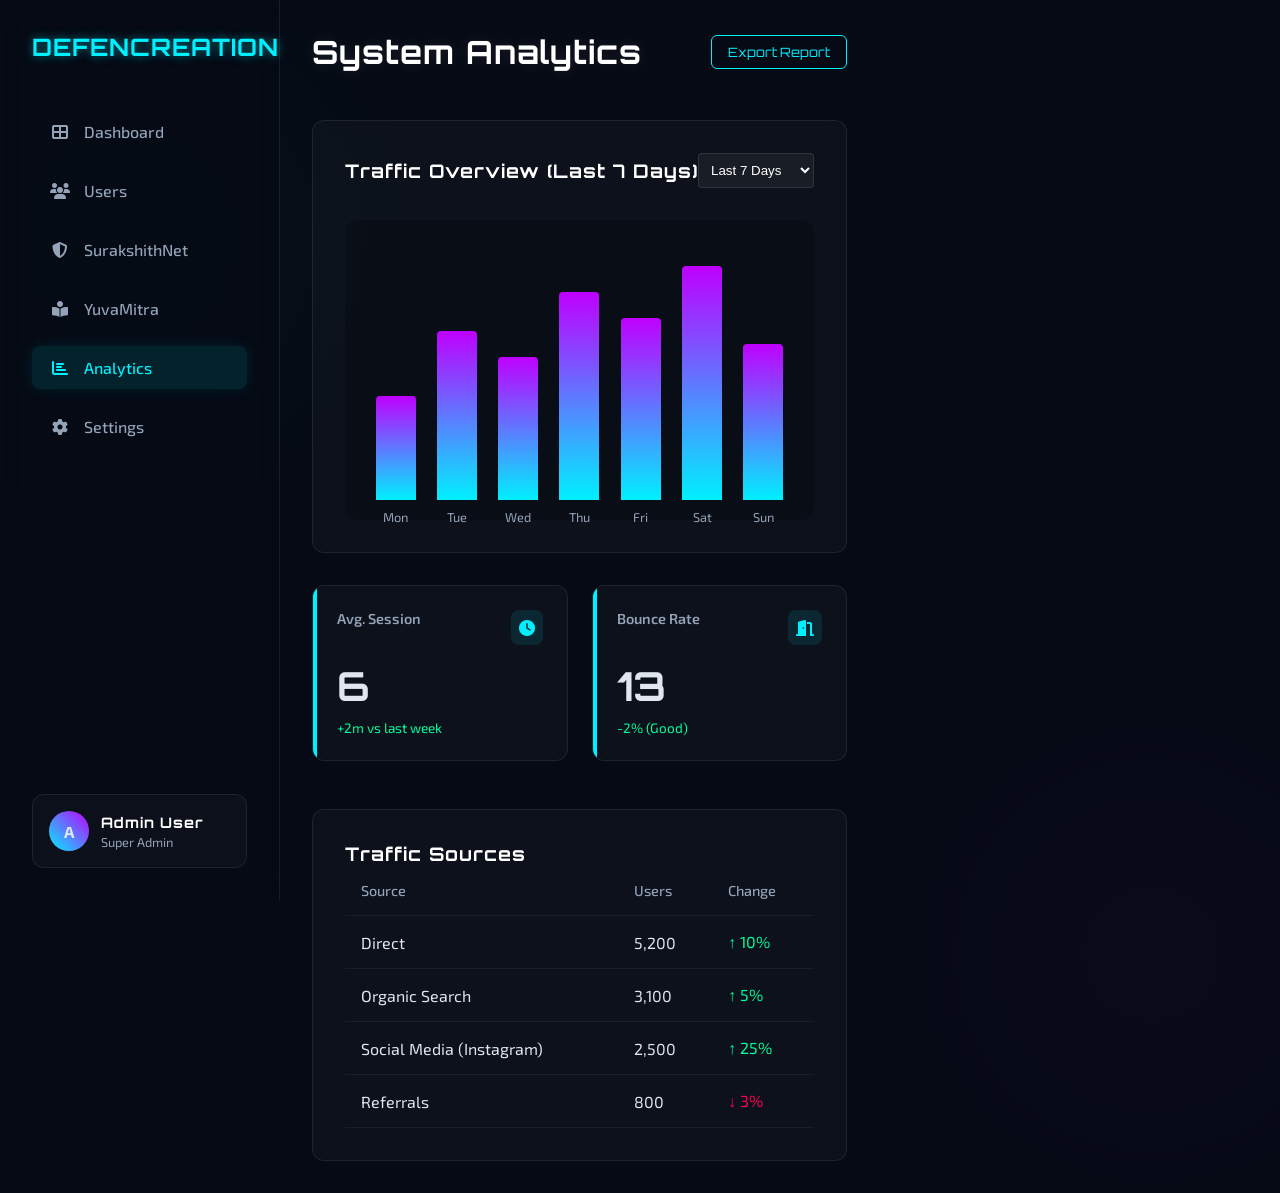
<file: chifside/analytics.html>
<!DOCTYPE html>
<html lang="en">

<head>
    <meta charset="UTF-8">
    <meta name="viewport" content="width=device-width, initial-scale=1.0">
    <title>Analytics - Defencreation Admin</title>
    <link
        href="https://fonts.googleapis.com/css2?family=Exo+2:wght@300;400;500;600;700&family=Orbitron:wght@400;500;600;700;800;900&display=swap"
        rel="stylesheet">
    <link rel="stylesheet" href="https://cdnjs.cloudflare.com/ajax/libs/font-awesome/6.4.0/css/all.min.css">
    <link rel="stylesheet" href="style.css">
    <style>
        /* Simple CSS Bar Chart for Analytics */
        .chart-container {
            display: flex;
            align-items: flex-end;
            justify-content: space-around;
            height: 300px;
            padding: 20px;
            background: rgba(0, 0, 0, 0.2);
            border-radius: 12px;
            margin-top: 2rem;
            position: relative;
        }

        .bar {
            width: 40px;
            background: linear-gradient(to top, var(--primary), var(--secondary));
            border-radius: 4px 4px 0 0;
            transition: height 1s ease;
            position: relative;
            cursor: pointer;
        }

        .bar:hover {
            filter: brightness(1.2);
            box-shadow: 0 0 15px var(--primary);
        }

        .bar span {
            position: absolute;
            bottom: -25px;
            left: 50%;
            transform: translateX(-50%);
            font-size: 0.8rem;
            color: var(--muted);
        }

        .bar::after {
            content: attr(data-value);
            position: absolute;
            top: -25px;
            left: 50%;
            transform: translateX(-50%);
            color: #fff;
            font-size: 0.8rem;
            opacity: 0;
            transition: opacity 0.3s;
        }

        .bar:hover::after {
            opacity: 1;
        }
    </style>
</head>

<body>
    <aside class="sidebar">
        <div class="brand">
            <h2>DEFENCREATION</h2>
        </div>
        <ul class="nav-links">
            <li><a href="index.html" class="nav-item"><i class="fas fa-th-large"></i><span>Dashboard</span></a></li>
            <li><a href="users.html" class="nav-item"><i class="fas fa-users"></i><span>Users</span></a></li>
            <li><a href="surakshithnet.html" class="nav-item"><i
                        class="fas fa-shield-alt"></i><span>SurakshithNet</span></a></li>
            <li><a href="yuvamitra.html" class="nav-item"><i class="fas fa-book-reader"></i><span>YuvaMitra</span></a>
            </li>
            <li><a href="analytics.html" class="nav-item active"><i
                        class="fas fa-chart-bar"></i><span>Analytics</span></a></li>
            <li><a href="settings.html" class="nav-item"><i class="fas fa-cog"></i><span>Settings</span></a></li>
        </ul>
        <div class="user-profile">
            <div class="avatar">A</div>
            <div class="user-info">
                <h4>Admin User</h4><span>Super Admin</span>
            </div>
        </div>
    </aside>

    <main class="main-content">
        <header class="top-bar">
            <div class="page-title">
                <button id="sidebarToggle" class="icon-btn mobile-only"><i class="fas fa-bars"></i></button>
                <h1>System Analytics</h1>
            </div>
            <div class="top-actions">
                <button class="btn-neon">Export Report</button>
            </div>
        </header>

        <section class="content-section">
            <div class="section-header">
                <h3>Traffic Overview (Last 7 Days)</h3>
                <div class="search-bar" style="width: auto;">
                    <select
                        style="background: rgba(255,255,255,0.05); border: 1px solid rgba(255,255,255,0.1); color: #fff; padding: 8px; border-radius: 4px; outline: none;">
                        <option>Last 7 Days</option>
                        <option>Last 30 Days</option>
                        <option>This Year</option>
                    </select>
                </div>
            </div>

            <div class="chart-container">
                <div class="bar" style="height: 40%;" data-value="40%"><span>Mon</span></div>
                <div class="bar" style="height: 65%;" data-value="65%"><span>Tue</span></div>
                <div class="bar" style="height: 55%;" data-value="55%"><span>Wed</span></div>
                <div class="bar" style="height: 80%;" data-value="80%"><span>Thu</span></div>
                <div class="bar" style="height: 70%;" data-value="70%"><span>Fri</span></div>
                <div class="bar" style="height: 90%;" data-value="90%"><span>Sat</span></div>
                <div class="bar" style="height: 60%;" data-value="60%"><span>Sun</span></div>
            </div>
        </section>

        <section class="stats-grid" style="margin-top: 2rem;">
            <div class="stat-card">
                <div class="stat-header"><span class="stat-title">Avg. Session</span>
                    <div class="stat-icon"><i class="fas fa-clock"></i></div>
                </div>
                <div class="stat-value">12m</div>
                <div class="stat-trend trend-up"><span>+2m vs last week</span></div>
            </div>
            <div class="stat-card">
                <div class="stat-header"><span class="stat-title">Bounce Rate</span>
                    <div class="stat-icon"><i class="fas fa-door-open"></i></div>
                </div>
                <div class="stat-value">25%</div>
                <div class="stat-trend trend-up"><span style="color: var(--success);">-2% (Good)</span></div>
            </div>
        </section>

        <section class="content-section">
            <h3>Traffic Sources</h3>
            <div class="table-responsive">
                <table>
                    <thead>
                        <tr>
                            <th>Source</th>
                            <th>Users</th>
                            <th>Change</th>
                        </tr>
                    </thead>
                    <tbody>
                        <tr>
                            <td>Direct</td>
                            <td>5,200</td>
                            <td><span class="trend-up">↑ 10%</span></td>
                        </tr>
                        <tr>
                            <td>Organic Search</td>
                            <td>3,100</td>
                            <td><span class="trend-up">↑ 5%</span></td>
                        </tr>
                        <tr>
                            <td>Social Media (Instagram)</td>
                            <td>2,500</td>
                            <td><span class="trend-up">↑ 25%</span></td>
                        </tr>
                        <tr>
                            <td>Referrals</td>
                            <td>800</td>
                            <td><span class="trend-down">↓ 3%</span></td>
                        </tr>
                    </tbody>
                </table>
            </div>
        </section>
    </main>
    <script src="script.js"></script>
</body>

</html>
</file>
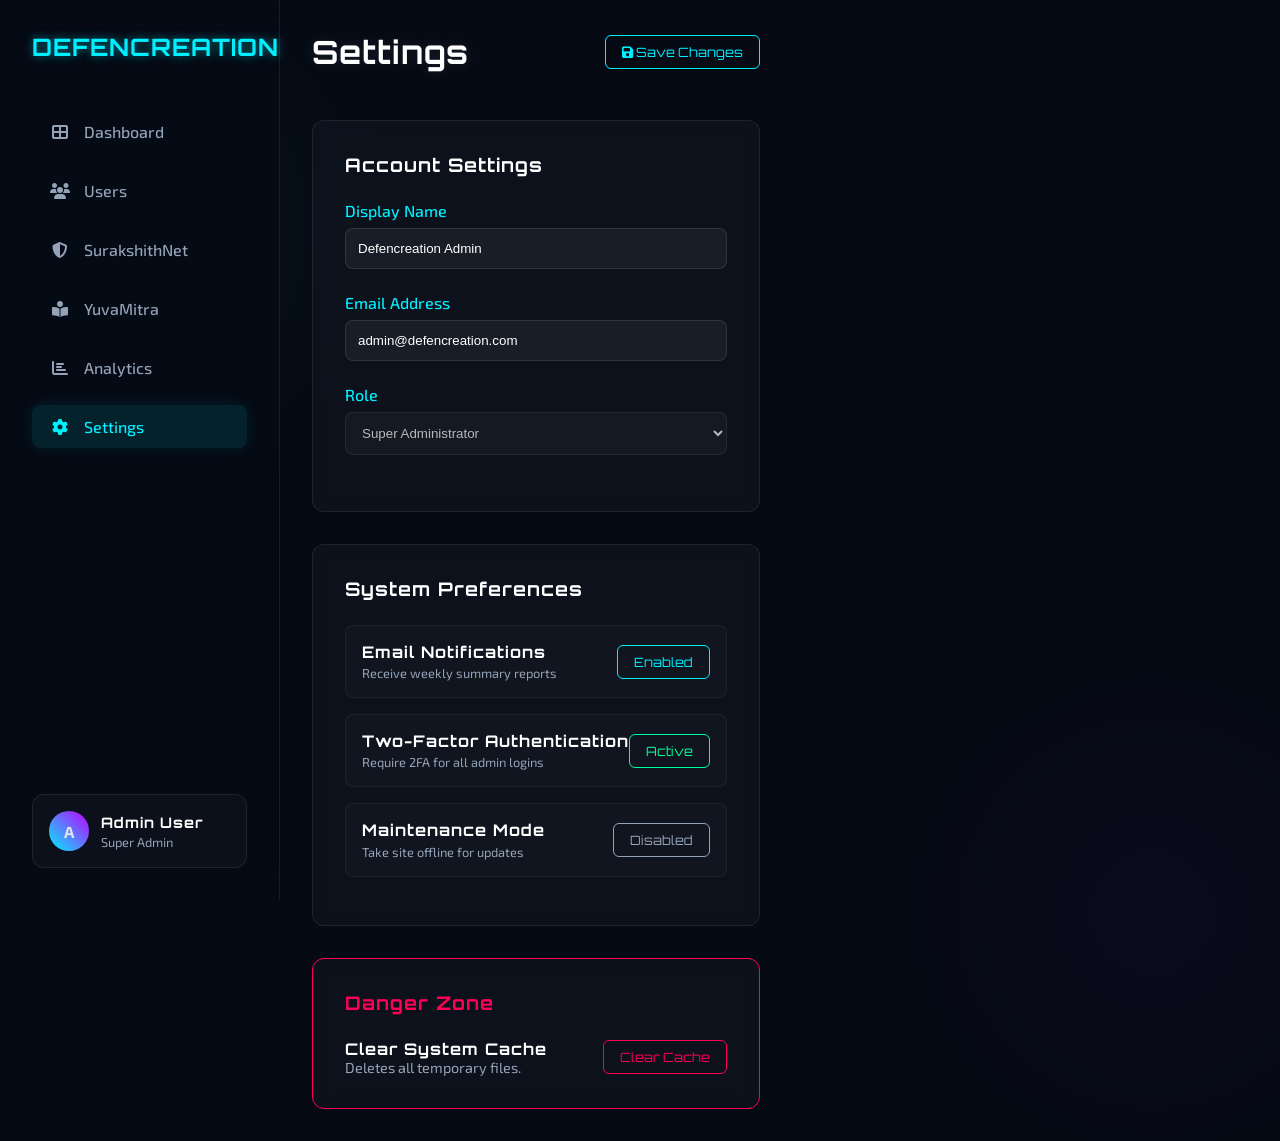
<file: chifside/settings.html>
<!DOCTYPE html>
<html lang="en">

<head>
    <meta charset="UTF-8">
    <meta name="viewport" content="width=device-width, initial-scale=1.0">
    <title>Settings - Defencreation Admin</title>
    <link
        href="https://fonts.googleapis.com/css2?family=Exo+2:wght@300;400;500;600;700&family=Orbitron:wght@400;500;600;700;800;900&display=swap"
        rel="stylesheet">
    <link rel="stylesheet" href="https://cdnjs.cloudflare.com/ajax/libs/font-awesome/6.4.0/css/all.min.css">
    <link rel="stylesheet" href="style.css">
    <style>
        /* Specific Settings Styles */
        .form-group {
            margin-bottom: 1.5rem;
        }

        .form-group label {
            display: block;
            color: var(--primary);
            margin-bottom: 0.5rem;
            font-weight: 500;
        }

        .form-group input,
        .form-group select {
            width: 100%;
            padding: 12px;
            background: rgba(255, 255, 255, 0.05);
            border: 1px solid rgba(255, 255, 255, 0.1);
            border-radius: 8px;
            color: #fff;
            transition: 0.3s;
        }

        .form-group input:focus {
            outline: none;
            border-color: var(--primary);
            box-shadow: 0 0 10px rgba(0, 240, 255, 0.2);
        }

        .toggle-switch {
            display: flex;
            align-items: center;
            justify-content: space-between;
            padding: 1rem;
            background: rgba(255, 255, 255, 0.02);
            border-radius: 8px;
            margin-bottom: 1rem;
            border: 1px solid rgba(255, 255, 255, 0.05);
        }

        .toggle-label h4 {
            font-size: 1rem;
            margin-bottom: 0.2rem;
        }

        .toggle-label p {
            font-size: 0.8rem;
            color: var(--muted);
        }

        /* Checkbox slider styling would go here, using simple button for now */
    </style>
</head>

<body>
    <aside class="sidebar">
        <div class="brand">
            <h2>DEFENCREATION</h2>
        </div>
        <ul class="nav-links">
            <li><a href="index.html" class="nav-item"><i class="fas fa-th-large"></i><span>Dashboard</span></a></li>
            <li><a href="users.html" class="nav-item"><i class="fas fa-users"></i><span>Users</span></a></li>
            <li><a href="surakshithnet.html" class="nav-item"><i
                        class="fas fa-shield-alt"></i><span>SurakshithNet</span></a></li>
            <li><a href="yuvamitra.html" class="nav-item"><i class="fas fa-book-reader"></i><span>YuvaMitra</span></a>
            </li>
            <li><a href="analytics.html" class="nav-item"><i class="fas fa-chart-bar"></i><span>Analytics</span></a>
            </li>
            <li><a href="settings.html" class="nav-item active"><i class="fas fa-cog"></i><span>Settings</span></a></li>
        </ul>
        <div class="user-profile">
            <div class="avatar">A</div>
            <div class="user-info">
                <h4>Admin User</h4><span>Super Admin</span>
            </div>
        </div>
    </aside>

    <main class="main-content">
        <header class="top-bar">
            <div class="page-title">
                <button id="sidebarToggle" class="icon-btn mobile-only"><i class="fas fa-bars"></i></button>
                <h1>Settings</h1>
            </div>
            <div class="top-actions">
                <button class="btn-neon"><i class="fas fa-save"></i> Save Changes</button>
            </div>
        </header>

        <section class="content-section" style="max-width: 800px;">
            <div class="section-header">
                <h3>Account Settings</h3>
            </div>
            <div class="form-group">
                <label>Display Name</label>
                <input type="text" value="Defencreation Admin">
            </div>
            <div class="form-group">
                <label>Email Address</label>
                <input type="email" value="admin@defencreation.com">
            </div>
            <div class="form-group">
                <label>Role</label>
                <select disabled>
                    <option>Super Administrator</option>
                </select>
            </div>
        </section>

        <section class="content-section" style="max-width: 800px; margin-top: 2rem;">
            <div class="section-header">
                <h3>System Preferences</h3>
            </div>

            <div class="toggle-switch">
                <div class="toggle-label">
                    <h4>Email Notifications</h4>
                    <p>Receive weekly summary reports</p>
                </div>
                <button class="btn-neon">Enabled</button>
            </div>

            <div class="toggle-switch">
                <div class="toggle-label">
                    <h4>Two-Factor Authentication</h4>
                    <p>Require 2FA for all admin logins</p>
                </div>
                <button class="btn-neon" style="color: var(--success); border-color: var(--success);">Active</button>
            </div>

            <div class="toggle-switch">
                <div class="toggle-label">
                    <h4>Maintenance Mode</h4>
                    <p>Take site offline for updates</p>
                </div>
                <button class="btn-neon" style="color: var(--muted); border-color: var(--muted);">Disabled</button>
            </div>
        </section>

        <section class="content-section" style="max-width: 800px; margin-top: 2rem; border-color: var(--danger);">
            <div class="section-header">
                <h3 style="color: var(--danger);">Danger Zone</h3>
            </div>
            <div style="display: flex; justify-content: space-between; align-items: center;">
                <div>
                    <h4>Clear System Cache</h4>
                    <p style="color: var(--muted); font-size: 0.9rem;">Deletes all temporary files.</p>
                </div>
                <button class="btn-neon" style="color: var(--danger); border-color: var(--danger);">Clear Cache</button>
            </div>
        </section>
    </main>
    <script src="script.js"></script>
</body>

</html>
</file>
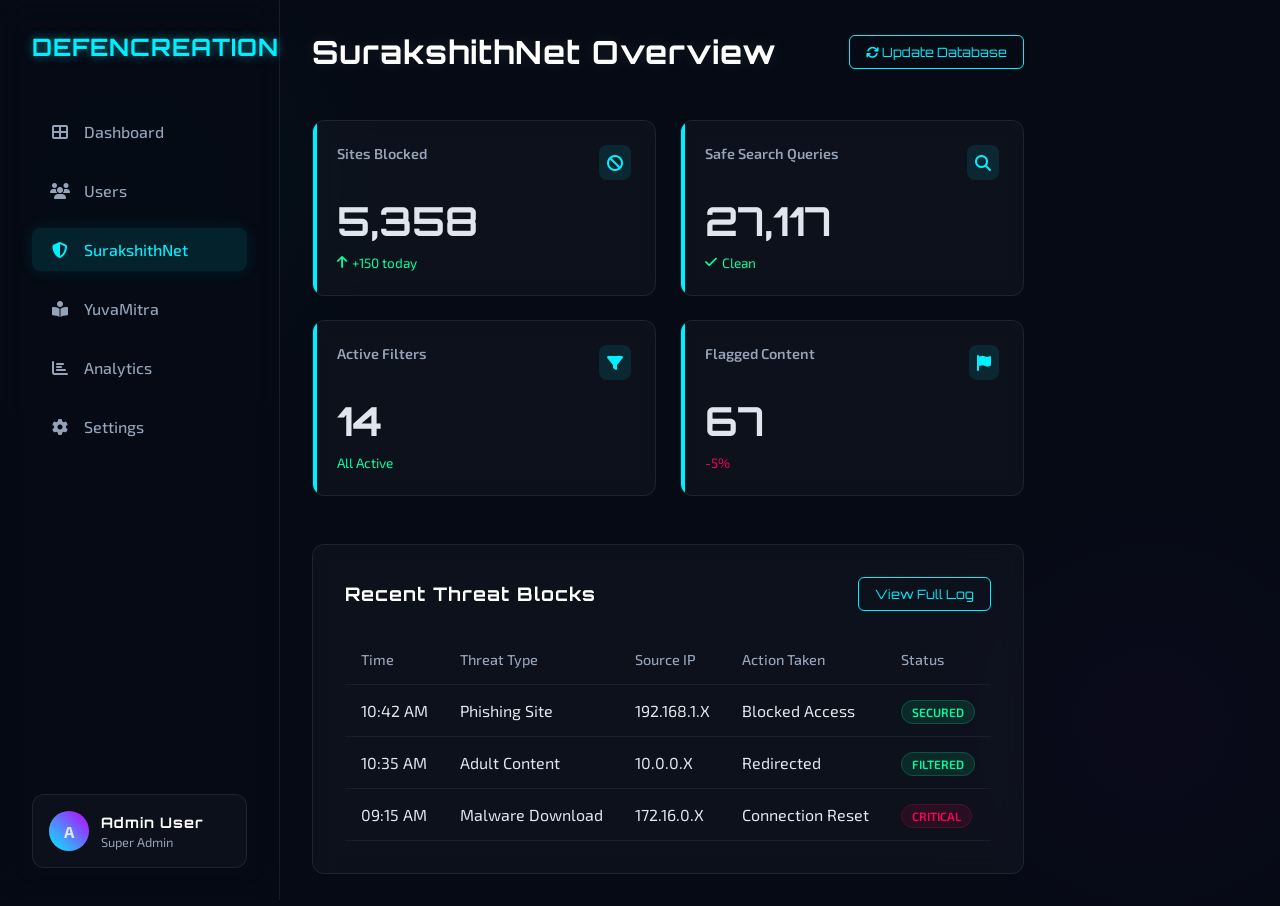
<file: chifside/surakshithnet.html>
<!DOCTYPE html>
<html lang="en">

<head>
    <meta charset="UTF-8">
    <meta name="viewport" content="width=device-width, initial-scale=1.0">
    <title>SurakshithNet - Defencreation Admin</title>
    <link
        href="https://fonts.googleapis.com/css2?family=Exo+2:wght@300;400;500;600;700&family=Orbitron:wght@400;500;600;700;800;900&display=swap"
        rel="stylesheet">
    <link rel="stylesheet" href="https://cdnjs.cloudflare.com/ajax/libs/font-awesome/6.4.0/css/all.min.css">
    <link rel="stylesheet" href="style.css">
</head>

<body>
    <aside class="sidebar">
        <div class="brand">
            <h2>DEFENCREATION</h2>
        </div>
        <ul class="nav-links">
            <li><a href="index.html" class="nav-item"><i class="fas fa-th-large"></i><span>Dashboard</span></a></li>
            <li><a href="users.html" class="nav-item"><i class="fas fa-users"></i><span>Users</span></a></li>
            <li><a href="surakshithnet.html" class="nav-item active"><i
                        class="fas fa-shield-alt"></i><span>SurakshithNet</span></a></li>
            <li><a href="yuvamitra.html" class="nav-item"><i class="fas fa-book-reader"></i><span>YuvaMitra</span></a>
            </li>
            <li><a href="analytics.html" class="nav-item"><i class="fas fa-chart-bar"></i><span>Analytics</span></a>
            </li>
            <li><a href="settings.html" class="nav-item"><i class="fas fa-cog"></i><span>Settings</span></a></li>
        </ul>
        <div class="user-profile">
            <div class="avatar">A</div>
            <div class="user-info">
                <h4>Admin User</h4><span>Super Admin</span>
            </div>
        </div>
    </aside>

    <main class="main-content">
        <header class="top-bar">
            <div class="page-title">
                <button id="sidebarToggle" class="icon-btn mobile-only"><i class="fas fa-bars"></i></button>
                <h1>SurakshithNet Overview</h1>
            </div>
            <div class="top-actions">
                <button class="btn-neon"><i class="fas fa-sync"></i> Update Database</button>
            </div>
        </header>

        <!-- App Stats -->
        <section class="stats-grid">
            <div class="stat-card">
                <div class="stat-header"><span class="stat-title">Sites Blocked</span>
                    <div class="stat-icon"><i class="fas fa-ban"></i></div>
                </div>
                <div class="stat-value">8,932</div>
                <div class="stat-trend trend-up"><i class="fas fa-arrow-up"></i><span>+150 today</span></div>
            </div>
            <div class="stat-card">
                <div class="stat-header"><span class="stat-title">Safe Search Queries</span>
                    <div class="stat-icon"><i class="fas fa-search"></i></div>
                </div>
                <div class="stat-value">45,200</div>
                <div class="stat-trend trend-up"><i class="fas fa-check"></i><span>Clean</span></div>
            </div>
            <div class="stat-card">
                <div class="stat-header"><span class="stat-title">Active Filters</span>
                    <div class="stat-icon"><i class="fas fa-filter"></i></div>
                </div>
                <div class="stat-value">24</div>
                <div class="stat-trend trend-up"><span>All Active</span></div>
            </div>
            <div class="stat-card">
                <div class="stat-header"><span class="stat-title">Flagged Content</span>
                    <div class="stat-icon"><i class="fas fa-flag"></i></div>
                </div>
                <div class="stat-value">112</div>
                <div class="stat-trend trend-down"><span>-5%</span></div>
            </div>
        </section>

        <section class="content-section">
            <div class="section-header">
                <h3>Recent Threat Blocks</h3>
                <button class="btn-neon">View Full Log</button>
            </div>
            <div class="table-responsive">
                <table>
                    <thead>
                        <tr>
                            <th>Time</th>
                            <th>Threat Type</th>
                            <th>Source IP</th>
                            <th>Action Taken</th>
                            <th>Status</th>
                        </tr>
                    </thead>
                    <tbody>
                        <tr>
                            <td>10:42 AM</td>
                            <td>Phishing Site</td>
                            <td>192.168.1.X</td>
                            <td>Blocked Access</td>
                            <td><span class="status-badge status-active">Secured</span></td>
                        </tr>
                        <tr>
                            <td>10:35 AM</td>
                            <td>Adult Content</td>
                            <td>10.0.0.X</td>
                            <td>Redirected</td>
                            <td><span class="status-badge status-active">Filtered</span></td>
                        </tr>
                        <tr>
                            <td>09:15 AM</td>
                            <td>Malware Download</td>
                            <td>172.16.0.X</td>
                            <td>Connection Reset</td>
                            <td><span class="status-badge status-danger">Critical</span></td>
                        </tr>
                    </tbody>
                </table>
            </div>
        </section>
    </main>
    <script src="script.js"></script>
</body>

</html>
</file>
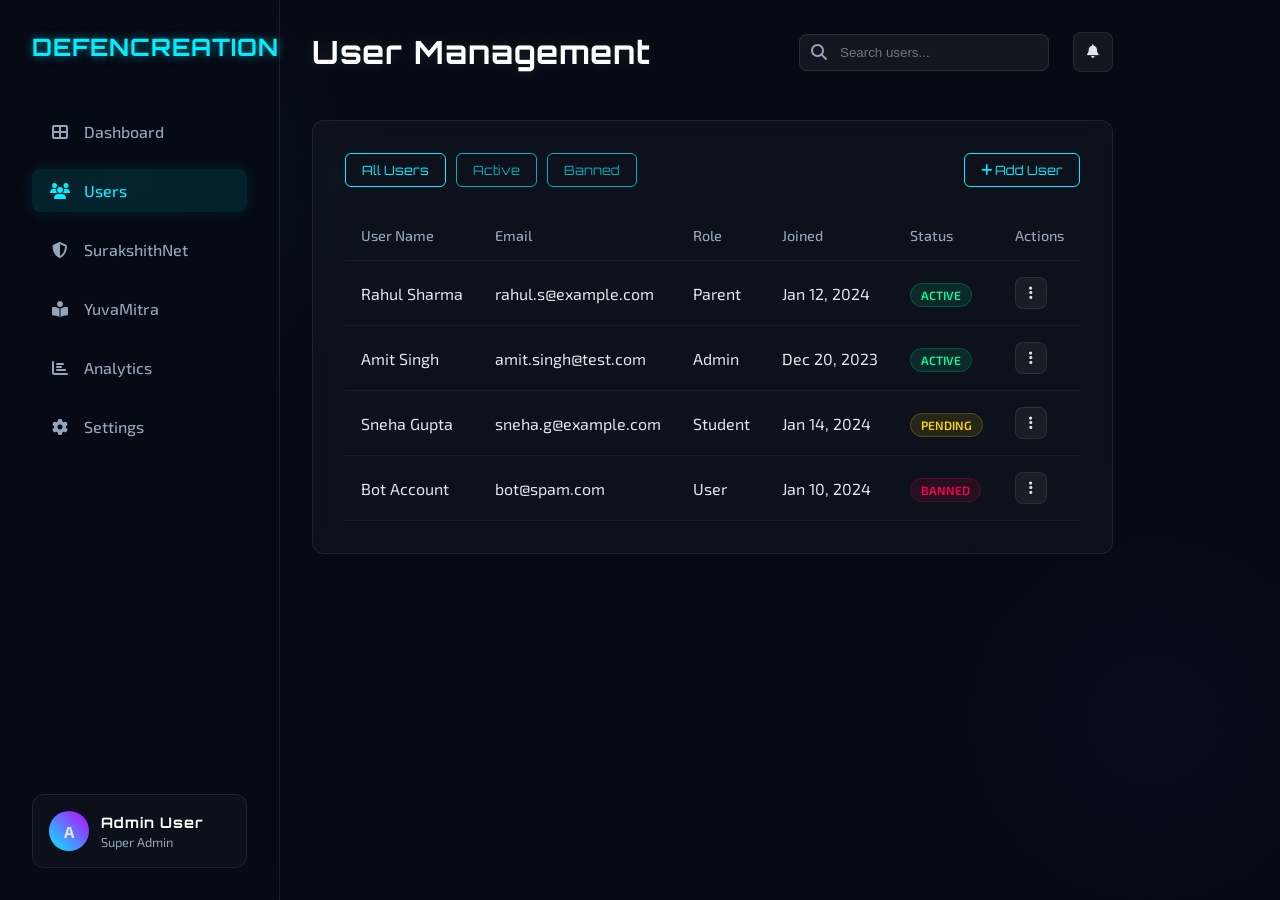
<file: chifside/users.html>
<!DOCTYPE html>
<html lang="en">

<head>
    <meta charset="UTF-8">
    <meta name="viewport" content="width=device-width, initial-scale=1.0">
    <title>Users - Defencreation Admin</title>
    <link
        href="https://fonts.googleapis.com/css2?family=Exo+2:wght@300;400;500;600;700&family=Orbitron:wght@400;500;600;700;800;900&display=swap"
        rel="stylesheet">
    <link rel="stylesheet" href="https://cdnjs.cloudflare.com/ajax/libs/font-awesome/6.4.0/css/all.min.css">
    <link rel="stylesheet" href="style.css">
</head>

<body>
    <aside class="sidebar">
        <div class="brand">
            <!-- <img src="../logo.png" alt="Logo" style="width: 40px; height: auto;"> -->
            <h2>DEFENCREATION</h2>
        </div>
        <ul class="nav-links">
            <li><a href="index.html" class="nav-item"><i class="fas fa-th-large"></i><span>Dashboard</span></a></li>
            <li><a href="users.html" class="nav-item active"><i class="fas fa-users"></i><span>Users</span></a></li>
            <li><a href="surakshithnet.html" class="nav-item"><i
                        class="fas fa-shield-alt"></i><span>SurakshithNet</span></a></li>
            <li><a href="yuvamitra.html" class="nav-item"><i class="fas fa-book-reader"></i><span>YuvaMitra</span></a>
            </li>
            <li><a href="analytics.html" class="nav-item"><i class="fas fa-chart-bar"></i><span>Analytics</span></a>
            </li>
            <li><a href="settings.html" class="nav-item"><i class="fas fa-cog"></i><span>Settings</span></a></li>
        </ul>
        <div class="user-profile">
            <div class="avatar">A</div>
            <div class="user-info">
                <h4>Admin User</h4><span>Super Admin</span>
            </div>
        </div>
    </aside>

    <main class="main-content">
        <header class="top-bar">
            <div class="page-title">
                <button id="sidebarToggle" class="icon-btn mobile-only"><i class="fas fa-bars"></i></button>
                <h1>User Management</h1>
            </div>
            <div class="top-actions">
                <div class="search-bar"><i class="fas fa-search search-icon"></i><input type="text"
                        placeholder="Search users..."></div>
                <button class="icon-btn"><i class="fas fa-bell"></i></button>
            </div>
        </header>

        <section class="content-section">
            <div class="section-header">
                <div style="display: flex; gap: 10px;">
                    <button class="btn-neon">All Users</button>
                    <button class="btn-neon" style="opacity: 0.7;">Active</button>
                    <button class="btn-neon" style="opacity: 0.7;">Banned</button>
                </div>
                <button class="btn-neon"><i class="fas fa-plus"></i> Add User</button>
            </div>
            <div class="table-responsive">
                <table>
                    <thead>
                        <tr>
                            <th>User Name</th>
                            <th>Email</th>
                            <th>Role</th>
                            <th>Joined</th>
                            <th>Status</th>
                            <th>Actions</th>
                        </tr>
                    </thead>
                    <tbody>
                        <tr>
                            <td>Rahul Sharma</td>
                            <td>rahul.s@example.com</td>
                            <td>Parent</td>
                            <td>Jan 12, 2024</td>
                            <td><span class="status-badge status-active">Active</span></td>
                            <td><button class="icon-btn" style="width: 32px; height: 32px;"><i class="fas fa-ellipsis-v"
                                        style="font-size: 0.9rem;"></i></button></td>
                        </tr>
                        <tr>
                            <td>Amit Singh</td>
                            <td>amit.singh@test.com</td>
                            <td>Admin</td>
                            <td>Dec 20, 2023</td>
                            <td><span class="status-badge status-active">Active</span></td>
                            <td><button class="icon-btn" style="width: 32px; height: 32px;"><i class="fas fa-ellipsis-v"
                                        style="font-size: 0.9rem;"></i></button></td>
                        </tr>
                        <tr>
                            <td>Sneha Gupta</td>
                            <td>sneha.g@example.com</td>
                            <td>Student</td>
                            <td>Jan 14, 2024</td>
                            <td><span class="status-badge status-warning">Pending</span></td>
                            <td><button class="icon-btn" style="width: 32px; height: 32px;"><i class="fas fa-ellipsis-v"
                                        style="font-size: 0.9rem;"></i></button></td>
                        </tr>
                        <tr>
                            <td>Bot Account</td>
                            <td>bot@spam.com</td>
                            <td>User</td>
                            <td>Jan 10, 2024</td>
                            <td><span class="status-badge status-danger">Banned</span></td>
                            <td><button class="icon-btn" style="width: 32px; height: 32px;"><i class="fas fa-ellipsis-v"
                                        style="font-size: 0.9rem;"></i></button></td>
                        </tr>
                    </tbody>
                </table>
            </div>
        </section>
    </main>
    <script src="script.js"></script>
</body>

</html>
</file>
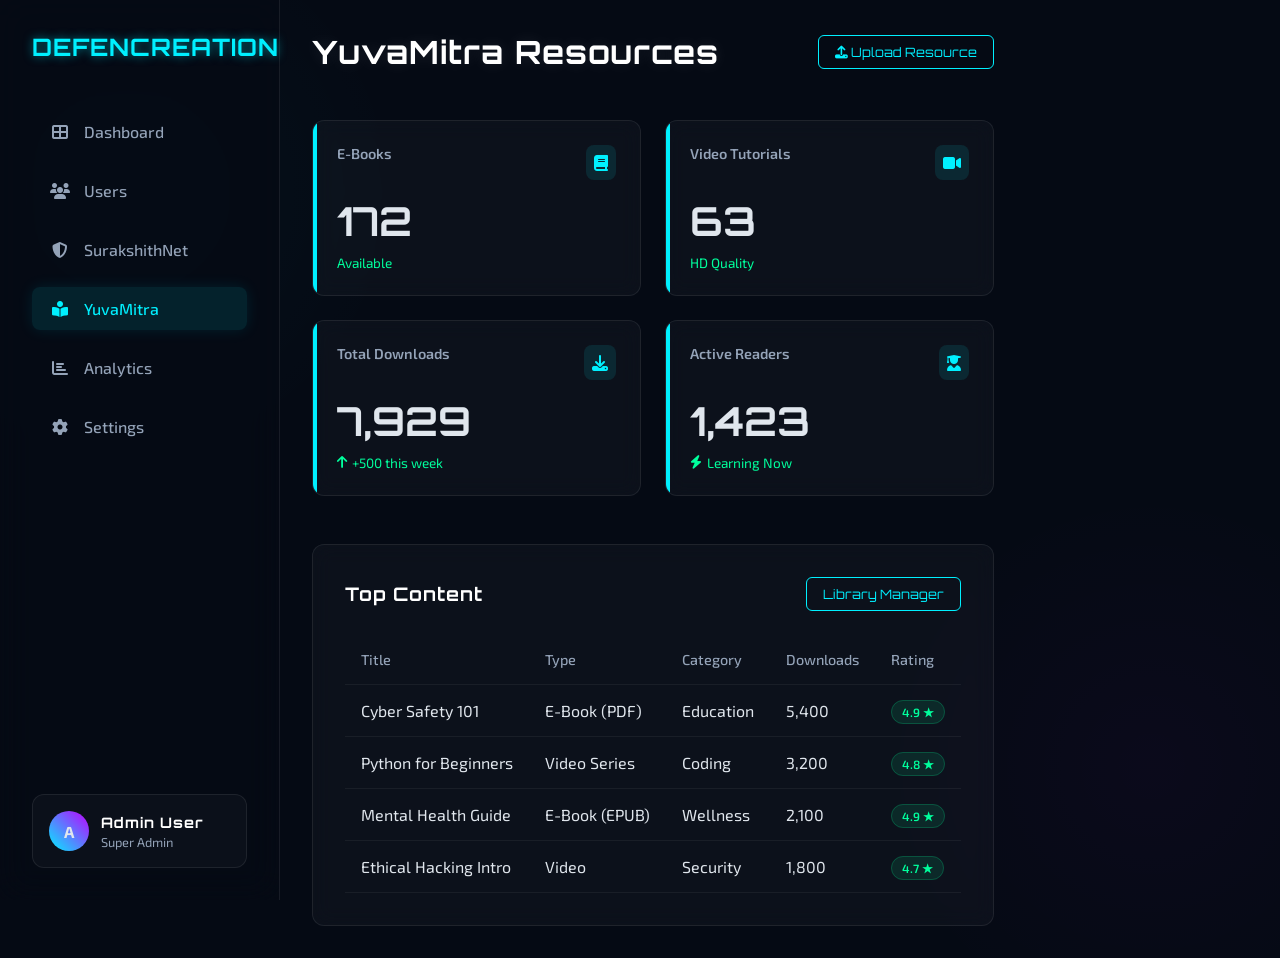
<file: chifside/yuvamitra.html>
<!DOCTYPE html>
<html lang="en">

<head>
    <meta charset="UTF-8">
    <meta name="viewport" content="width=device-width, initial-scale=1.0">
    <title>YuvaMitra - Defencreation Admin</title>
    <link
        href="https://fonts.googleapis.com/css2?family=Exo+2:wght@300;400;500;600;700&family=Orbitron:wght@400;500;600;700;800;900&display=swap"
        rel="stylesheet">
    <link rel="stylesheet" href="https://cdnjs.cloudflare.com/ajax/libs/font-awesome/6.4.0/css/all.min.css">
    <link rel="stylesheet" href="style.css">
</head>

<body>
    <aside class="sidebar">
        <div class="brand">
            <h2>DEFENCREATION</h2>
        </div>
        <ul class="nav-links">
            <li><a href="index.html" class="nav-item"><i class="fas fa-th-large"></i><span>Dashboard</span></a></li>
            <li><a href="users.html" class="nav-item"><i class="fas fa-users"></i><span>Users</span></a></li>
            <li><a href="surakshithnet.html" class="nav-item"><i
                        class="fas fa-shield-alt"></i><span>SurakshithNet</span></a></li>
            <li><a href="yuvamitra.html" class="nav-item active"><i
                        class="fas fa-book-reader"></i><span>YuvaMitra</span></a></li>
            <li><a href="analytics.html" class="nav-item"><i class="fas fa-chart-bar"></i><span>Analytics</span></a>
            </li>
            <li><a href="settings.html" class="nav-item"><i class="fas fa-cog"></i><span>Settings</span></a></li>
        </ul>
        <div class="user-profile">
            <div class="avatar">A</div>
            <div class="user-info">
                <h4>Admin User</h4><span>Super Admin</span>
            </div>
        </div>
    </aside>

    <main class="main-content">
        <header class="top-bar">
            <div class="page-title">
                <button id="sidebarToggle" class="icon-btn mobile-only"><i class="fas fa-bars"></i></button>
                <h1>YuvaMitra Resources</h1>
            </div>
            <div class="top-actions">
                <button class="btn-neon"><i class="fas fa-upload"></i> Upload Resource</button>
            </div>
        </header>

        <!-- Stats -->
        <section class="stats-grid">
            <div class="stat-card">
                <div class="stat-header"><span class="stat-title">E-Books</span>
                    <div class="stat-icon"><i class="fas fa-book"></i></div>
                </div>
                <div class="stat-value">340</div>
                <div class="stat-trend trend-up"><span>Available</span></div>
            </div>
            <div class="stat-card">
                <div class="stat-header"><span class="stat-title">Video Tutorials</span>
                    <div class="stat-icon"><i class="fas fa-video"></i></div>
                </div>
                <div class="stat-value">125</div>
                <div class="stat-trend trend-up"><span>HD Quality</span></div>
            </div>
            <div class="stat-card">
                <div class="stat-header"><span class="stat-title">Total Downloads</span>
                    <div class="stat-icon"><i class="fas fa-download"></i></div>
                </div>
                <div class="stat-value">15,600</div>
                <div class="stat-trend trend-up"><i class="fas fa-arrow-up"></i><span>+500 this week</span></div>
            </div>
            <div class="stat-card">
                <div class="stat-header"><span class="stat-title">Active Readers</span>
                    <div class="stat-icon"><i class="fas fa-user-graduate"></i></div>
                </div>
                <div class="stat-value">2,800</div>
                <div class="stat-trend trend-up"><i class="fas fa-bolt"></i><span>Learning Now</span></div>
            </div>
        </section>

        <section class="content-section">
            <div class="section-header">
                <h3>Top Content</h3>
                <button class="btn-neon">Library Manager</button>
            </div>
            <div class="table-responsive">
                <table>
                    <thead>
                        <tr>
                            <th>Title</th>
                            <th>Type</th>
                            <th>Category</th>
                            <th>Downloads</th>
                            <th>Rating</th>
                        </tr>
                    </thead>
                    <tbody>
                        <tr>
                            <td>Cyber Safety 101</td>
                            <td>E-Book (PDF)</td>
                            <td>Education</td>
                            <td>5,400</td>
                            <td><span class="status-badge status-active">4.9 ★</span></td>
                        </tr>
                        <tr>
                            <td>Python for Beginners</td>
                            <td>Video Series</td>
                            <td>Coding</td>
                            <td>3,200</td>
                            <td><span class="status-badge status-active">4.8 ★</span></td>
                        </tr>
                        <tr>
                            <td>Mental Health Guide</td>
                            <td>E-Book (EPUB)</td>
                            <td>Wellness</td>
                            <td>2,100</td>
                            <td><span class="status-badge status-active">4.9 ★</span></td>
                        </tr>
                        <tr>
                            <td>Ethical Hacking Intro</td>
                            <td>Video</td>
                            <td>Security</td>
                            <td>1,800</td>
                            <td><span class="status-badge status-active">4.7 ★</span></td>
                        </tr>
                    </tbody>
                </table>
            </div>
        </section>
    </main>
    <script src="script.js"></script>
</body>

</html>
</file>
<file: css/style.css>
/* Futuristic Design System - Defencreation */

:root {
    /* Color Palette */
    --bg-dark: #050A14;
    --bg-darker: #020408;
    --bg-card: rgba(255, 255, 255, 0.03);
    --bg-card-hover: rgba(255, 255, 255, 0.08);

    /* Neon Accents */
    --primary-neon: #00F0FF;
    --secondary-neon: #BF00FF;
    --success-neon: #00FF9D;
    --warning-neon: #FFD600;
    --danger-neon: #FF0055;

    /* Text */
    --text-main: #E0E6ED;
    --text-muted: #94A3B8;
    --text-glow: 0 0 10px rgba(0, 240, 255, 0.5);

    /* Effects */
    --glass-border: 1px solid rgba(255, 255, 255, 0.08);
    --glass-blur: blur(16px);
    --neon-glow: 0 0 20px rgba(0, 240, 255, 0.3);
    --card-shadow: 0 8px 32px 0 rgba(0, 0, 0, 0.37);

    /* Transitions */
    --ease-out: cubic-bezier(0.23, 1, 0.32, 1);
}

/* Light Mode Overrides */
body.light-mode {
    /* Backgrounds */
    background-image: none;
    /* Remove gradients for standard look */
    background-color: #f0f4f8;
    /* Solid light gray-blue */

    --bg-dark: #f0f4f8;
    /* Light gray-blue */
    --bg-darker: #ffffff;
    /* White */
    --bg-card: rgba(0, 0, 0, 0.05);
    /* Slight dark overlay for glass */
    --bg-card-hover: rgba(0, 0, 0, 0.08);

    /* Text */
    --text-main: #1a202c;
    /* Dark gray */
    --text-muted: #4a5568;
    --white: #1a202c;
    /* Invert white text to dark */

    /* Accents (Adjusted for light bg) */
    --primary-neon: #00707c;
    /* Darker cyan for contrast */
    --secondary-neon: #7c00a6;
    /* Darker purple */
    --text-glow: 0 0 10px rgba(0, 112, 124, 0.3);

    /* Effects */
    --glass-border: 1px solid rgba(0, 0, 0, 0.1);
    --card-shadow: 0 8px 32px 0 rgba(0, 0, 0, 0.1);
    --neon-glow: 0 0 15px rgba(0, 112, 124, 0.2);
}

body.light-mode .settings-btn,
body.light-mode .settings-sidebar {
    background: rgba(255, 255, 255,0.85);
    border-color: rgba(0, 0, 0, 0.1);
}

body.light-mode .settings-btn img {
    filter: invert(0);
    /* Make icon black */
}

body.light-mode input[type="range"] {
    background: rgba(0, 0, 0, 0.1);
}

body.light-mode .settings-overlay {
    backdrop-filter: none;
    background: rgba(0, 0, 0,0.02);
}

/* Base Styles */
* {
    margin: 0;
    padding: 0;
    box-sizing: border-box;
}

body {
    font-family: 'Exo 2', sans-serif;
    background-color: var(--bg-dark);
    color: var(--text-main);
    line-height: 1.6;
    overflow-x: hidden;
    background-image:
        radial-gradient(circle at 10% 20%, rgba(0, 240, 255, 0.03) 0%, transparent 20%),
        radial-gradient(circle at 90% 80%, rgba(191, 0, 255, 0.03) 0%, transparent 20%);
}

h1,
h2,
h3,
h4,
h5,
h6 {
    font-family: 'Orbitron', sans-serif;
    text-transform: uppercase;
    letter-spacing: 2px;
    margin-bottom: 1rem;
    color: var(--white);
}

h1 {
    font-weight: 900;
    /* font-size: 30px; */
}

h2 {
    font-weight: 700;
}

a {
    text-decoration: none;
    color: inherit;
    transition: all 0.3s ease;
}

.logobrand {
    height: 50px;
    width: auto;
    margin-right: 10px;
}

img {
    max-width: 100%;
    height: auto;
}

.container {
    max-width: 1200px;
    margin: 0 auto;
    padding: 0 20px;
}

/* Navbar (Glassmorphism) */
.navbar {
    background: rgba(5, 10, 20, 0.7);
    backdrop-filter: var(--glass-blur);
    border-bottom: var(--glass-border);
    position: sticky;
    top: 0;
    z-index: 1000;
    padding: 1rem 0;
    transition: all 0.3s ease;
}

.navbar.scrolled {
    background: rgba(5, 10, 20, 0.95);
    box-shadow: 0 4px 20px rgba(0, 240, 255, 0.1);
}

.navbar .container {
    display: flex;
    justify-content: space-between;
    align-items: center;
}

.nav-brand {
    display: flex;
    align-items: center;
    gap: 15px;
}

.nav-brand h2,
.nav-brand h1 {
    color: var(--primary-neon);
    text-shadow: 0 0 10px rgba(0, 240, 255, 0.5);
    font-size: 1.5rem;
    margin: 0;
    display: flex;
    align-items: center;
    gap: 10px;
}

.nav-menu {
    display: flex;
    list-style: none;
    gap: 2rem;
}

.nav-menu a {
    color: var(--text-main);
    font-size: 0.9rem;
    font-weight: 500;
    letter-spacing: 1px;
    position: relative;
    padding: 5px 0;
}

.nav-menu a::after {
    content: '';
    position: absolute;
    bottom: 0;
    left: 0;
    width: 0;
    height: 2px;
    background: var(--primary-neon);
    box-shadow: 0 0 10px var(--primary-neon);
    transition: width 0.3s var(--ease-out);
}

.nav-menu a:hover::after,
.nav-menu a.active::after {
    width: 100%;
}

.nav-menu a:hover,
.nav-menu a.active {
    color: var(--primary-neon);
    text-shadow: 0 0 8px rgba(0, 240, 255, 0.4);
}

/* Mobile Toggle */
.nav-toggle {
    display: none;
    background: none;
    border: none;
    cursor: pointer;
    flex-direction: column;
    gap: 5px;
}

.nav-toggle span {
    display: block;
    width: 25px;
    height: 2px;
    background: var(--primary-neon);
    transition: all 0.3s;
    box-shadow: 0 0 5px var(--primary-neon);
}

/* Hero Section */
.hero {
    position: relative;
    min-height: 90vh;
    display: flex;
    align-items: center;
    overflow: hidden;
    background: radial-gradient(circle at center, rgba(5, 10, 20, 0) 0%, var(--bg-dark) 100%);
}

.hero::before {
    content: '';
    position: absolute;
    top: -50%;
    left: -50%;
    width: 200%;
    height: 200%;
    background:
        radial-gradient(circle at 50% 50%, rgba(0, 240, 255, 0.05), transparent 60%),
        repeating-linear-gradient(90deg, transparent 0, transparent 49px, rgba(0, 240, 255, 0.03) 50px);
    animation: rotateBg 60s linear infinite;
    z-index: -1;
}

@keyframes rotateBg {
    0% {
        transform: rotate(0deg);
    }

    100% {
        transform: rotate(360deg);
    }
}

.hero-content {
    display: grid;
    grid-template-columns: 1.2fr 0.8fr;
    gap: 4rem;
    align-items: center;
    position: relative;
    z-index: 1;
}

.hero-text h1 {
    font-size: 3.5rem;
    line-height: 1.1;
    margin-bottom: 1.5rem;
    background: linear-gradient(to right, #fff, var(--text-muted));
    -webkit-background-clip: text;
    background-clip: text;
    -webkit-text-fill-color: transparent;
    filter: drop-shadow(0 0 5px rgba(255, 255, 255, 0.3));
}

.hero-text p {
    font-size: 1.2rem;
    color: var(--text-muted);
    margin-bottom: 2.5rem;
    border-left: 3px solid var(--secondary-neon);
    padding-left: 1rem;
    box-shadow: -10px 0 20px -10px rgba(191, 0, 255, 0.2);
}

.hero-buttons {
    display: flex;
    gap: 1.5rem;
}

/* Futuristic SVG/Image Placeholder Styles (Replaced by Logo) */
.logo-showcase {
    display: flex;
    justify-content: center;
    align-items: center;
    gap: 20px;
    /* Space between logos */
    flex-wrap: wrap;
    /* responsive wrapping */
    min-height: 300px;
}

.about-logo-anim {
    max-width: 80%;
    animation: cyber-breathe 4s ease-in-out infinite;
    filter: drop-shadow(0 0 15px rgba(0, 240, 255, 0.2));
}

@keyframes cyber-breathe {

    0%,
    100% {
        transform: scale(1);
        filter: drop-shadow(0 0 15px rgba(0, 240, 255, 0.2));
    }

    50% {
        transform: scale(1.05);
        filter: drop-shadow(0 0 35px rgba(0, 240, 255, 0.6));
    }
}
.vision{
    margin-bottom: 20px;
}
/* 
@keyframes float { ... removed ... } 
*/

/* Buttons */
.btn {
    padding: 12px 30px;
    border-radius: 4px;
    font-family: 'Orbitron', sans-serif;
    text-transform: uppercase;
    letter-spacing: 1px;
    font-weight: 700;
    font-size: 0.9rem;
    cursor: pointer;
    position: relative;
    overflow: hidden;
    transition: all 0.3s ease;
    z-index: 1;
    border: 1px solid transparent;
}

.btn-primary {
    background: transparent;
     /* margin-top: 0px;  */
    color: var(--primary-neon);
    border-color: var(--primary-neon);
    box-shadow:
        0 0 10px rgba(0, 240, 255, 0.1),
        inset 0 0 10px rgba(0, 240, 255, 0.1);
}
/* #btnready{
    margin-top: 20px;
} */

.btn-primary::before {
    content: '';
    position: absolute;
    top: 0;
    left: -100%;
    width: 100%;
    height: 100%;
    background: var(--primary-neon);
    transition: all 0.4s ease;
    z-index: -1;
    opacity: 0.1;
}

.btn-primary:hover {
    color: #000;
    box-shadow:
        0 0 20px rgba(0, 240, 255, 0.4),
        inset 0 0 20px rgba(0, 240, 255, 0.4);
    background: var(--primary-neon);
}

.btn-secondary {
    background: transparent;
    color: var(--white);
    border-color: rgba(255, 255, 255, 0.3);
}

.btn-secondary:hover {
    border-color: var(--secondary-neon);
    color: var(--secondary-neon);
    box-shadow: 0 0 15px rgba(191, 0, 255, 0.3); 
}

.btn-outline {
    border: 1px solid var(--secondary-neon);
    color: var(--secondary-neon);
}

/* Forms */
.form-group {
    margin-bottom: 1.5rem;
}

label {
    display: block;
    margin-bottom: 0.5rem;
    color: var(--primary-neon);
    font-size: 0.9rem;
    font-weight: 600;
}

input,
select,
textarea {
    width: 100%;
    padding: 12px 15px;
    background: rgba(255, 255, 255, 0.05);
    border: 1px solid rgba(255, 255, 255, 0.1);
    border-radius: 4px;
    color: var(--text-main);
    font-family: 'Exo 2', sans-serif;
    font-size: 1rem;
    transition: all 0.3s ease;
}

input:focus,
select:focus,
textarea:focus {
    outline: none;
    border-color: var(--primary-neon);
    box-shadow: 0 0 15px rgba(0, 240, 255, 0.2);
    background: rgba(255, 255, 255, 0.08);
}

/* Sections General */
.section-title {
    text-align: center;
    font-size: 2.5rem;
    margin-bottom: 4rem;
    color: var(--white);
    position: relative;
    display: inline-block;
    left: 50%;
    transform: translateX(-50%);
}

.section-title::after {
    content: '';
    display: block;
    width: 60px;
    height: 3px;
    background: var(--primary-neon);
    margin: 15px auto 0;
    box-shadow: 0 0 10px var(--primary-neon);
}

/* Apps Section */
.apps-section {
    padding: 100px 0;
    background: var(--bg-darker);
    position: relative;
}

.apps-grid {
    display: grid;
    grid-template-columns: repeat(auto-fit, minmax(320px, 1fr));
    gap: 2.5rem;
}

.app-card {
    background: var(--bg-card);
    backdrop-filter: blur(10px);
    border: var(--glass-border);
    padding: 3rem;
    border-radius: 10px;
    transition: all 0.4s var(--ease-out);
    position: relative;
    overflow: hidden;
}

.app-card::before {
    content: '';
    position: absolute;
    top: 0;
    left: 0;
    width: 2px;
    height: 100%;
    background: linear-gradient(to bottom, transparent, var(--primary-neon), transparent);
    opacity: 0.5;
}

.app-card:hover {
    transform: translateY(-10px);
    background: var(--bg-card-hover);
    border-color: rgba(0, 240, 255, 0.3);
    box-shadow: var(--neon-glow);
}

.app-icon {
    font-size: 3.5rem;
    margin-bottom: 1.5rem;
    filter: drop-shadow(0 0 10px rgba(255, 255, 255, 0.2));
}

.app-card h3 {
    color: var(--primary-neon);
    font-size: 1.8rem;
    margin-bottom: 1rem;
}

.app-card p {
    color: var(--text-muted);
    font-size: 1rem;
    margin-bottom: 2rem;
}

/* Mission Section */
.mission-section {
    padding: 100px 0;
    background: linear-gradient(180deg, var(--bg-dark) 0%, #0a1525 100%);
    text-align: center;
    border-top: 1px solid rgba(255, 255, 255, 0.05);
    border-bottom: 1px solid rgba(255, 255, 255, 0.05);
}

.mission-content {
    max-width: 800px;
    margin: 0 auto;
    padding-bottom: 20px;
}

.mission-content h2 {
    color: var(--secondary-neon);
    text-shadow: 0 0 15px rgba(191, 0, 255, 0.4);
}

/* Stats Section */
.stats-section {
    padding: 80px 0;
    background: var(--bg-dark);
}

.stats-grid {
    display: grid;
    grid-template-columns: repeat(3, 1fr);
    gap: 3rem;
}

.stat-card {
    text-align: center;
    padding: 2rem;
    background: linear-gradient(145deg, rgba(255, 255, 255, 0.02), rgba(255, 255, 255, 0.01));
    border: 1px solid rgba(255, 255, 255, 0.05);
    border-radius: 8px;
}

.stat-number {
    font-family: 'Orbitron', sans-serif;
    font-size: 4rem;
    font-weight: 700;
    color: transparent;
    -webkit-text-stroke: 1px var(--primary-neon);
    margin-bottom: 0.5rem;
    position: relative;
    z-index: 1;
}

.stat-number::after {
    content: attr(data-target);
    /* This might not work perfectly with JS counter, but visual fallback */
    position: absolute;
    left: 0;
    right: 0;
    color: var(--primary-neon);
    opacity: 0.3;
    filter: blur(5px);
    z-index: -1;
}

.stat-card p {
    color: var(--text-muted);
    text-transform: uppercase;
    letter-spacing: 2px;
    font-size: 0.9rem;
}

/* Footer */
.footer {
    background: #020406;
    padding: 80px 0 20px;
    border-top: 1px solid rgba(255, 255, 255, 0.05);
}

.footer-content {
    display: grid;
    grid-template-columns: 2fr 1fr 1fr;
    gap: 4rem;
    margin-bottom: 4rem;
}

.footer h3 {
    color: var(--white);
    font-size: 1.2rem;
    margin-bottom: 1.5rem;
}

.footer p {
    color: var(--text-muted);
}

.footer ul {
    list-style: none;
}

.footer ul li {
    margin-bottom: 0.8rem;
}

.footer a:hover {
    color: var(--primary-neon);
    padding-left: 5px;
}

.footer-bottom {
    text-align: center;
    padding-top: 2rem;
    border-top: 1px solid rgba(255, 255, 255, 0.05);
    font-size: 0.9rem;
    color: var(--text-muted);
}

/* Page Headers (for other pages) */
/* Page Headers (Premium) */
.page-header {
    background:
        radial-gradient(circle at top right, rgba(191, 0, 255, 0.15), transparent 40%),
        radial-gradient(circle at bottom left, rgba(0, 240, 255, 0.1), transparent 40%),
        linear-gradient(180deg, rgba(5, 10, 20, 0) 0%, var(--bg-dark) 100%);
    padding: 160px 0 100px;
    /* Increased padding */
    text-align: center;
    position: relative;
    overflow: hidden;
}

.page-header h1 {
    font-size: 4rem;
    /* Larger title */
    text-shadow: 0 0 30px rgba(0, 240, 255, 0.4);
    margin-bottom: 1.5rem;
    letter-spacing: 3px;
    background: linear-gradient(to right, #fff, #a5b4fc);
    -webkit-background-clip: text;
    background-clip: text;
    -webkit-text-fill-color: transparent;
}

.page-header p {
    font-size: 1.3rem;
    color: var(--text-muted);
    max-width: 600px;
    margin: 0 auto;
    font-weight: 300;
}

/* Feature/Grid Systems for other pages */
.content-grid,
.mv-grid,
.goals-grid,
.features-grid,
.values-grid,
.contact-grid,
.faq-grid,
.benefits-grid,
.services-grid,
.trust-grid {
    /* Added trust-grid */
    display: grid;
    grid-template-columns: repeat(auto-fit, minmax(300px, 1fr));
    /* Responsive columns */
    gap: 3rem;
    /* Increased gap */
    margin-top: 4rem;
}

.contact-grid {
    grid-template-columns: 1.5fr 1fr;
    /* Custom for contact */
    gap: 4rem;
}

.feature-card,
.mv-card,
.goal-card,
.value-card,
.category-card,
.feature-card,
.mv-card,
.goal-card,
.value-card,
.category-card,
.benefit-card,
.benefit-item,
/* Added benefit-item */
.service-card,
/* Added service-card */
.trust-item,
/* Added trust-item */
.info-card,
.faq-item {
    background: rgba(255, 255, 255, 0.02);
    backdrop-filter: blur(20px);
    border: 1px solid rgba(255, 255, 255, 0.05);
    padding: 2.5rem;
    border-radius: 16px;
    /* Smooth corners */
    transition: all 0.4s cubic-bezier(0.175, 0.885, 0.32, 1.275);
    position: relative;
    overflow: hidden;
}

/* Premium Glow Effect on Hover */
.feature-card::after,
.mv-card::after,
.goal-card::after,
.feature-card::after,
.mv-card::after,
.goal-card::after,
.value-card::after,
.benefit-item::after,
/* Added benefit-item */
.service-card::after,
/* Added service-card glow */
.trust-item::after,
/* Added trust-item glow */
.info-card::after,
.faq-item::after {
    content: '';
    position: absolute;
    inset: 0;
    border-radius: 16px;
    padding: 2px;
    background: linear-gradient(45deg, transparent, rgba(0, 240, 255, 0.3), transparent);
    -webkit-mask: linear-gradient(#fff 0 0) content-box, linear-gradient(#fff 0 0);
    mask: linear-gradient(#fff 0 0) content-box, linear-gradient(#fff 0 0);
    /* Standard property */
    -webkit-mask-composite: xor;
    mask-composite: exclude;
    opacity: 0;
    transition: opacity 0.4s ease;
    pointer-events: none;
}

.feature-card:hover::after,
.mv-card:hover::after,
.goal-card:hover::after,
.feature-card:hover::after,
.mv-card:hover::after,
.goal-card:hover::after,
.value-card:hover::after,
.benefit-item:hover::after,
/* Added benefit-item */
.service-card:hover::after,
/* Added service-card hover */
.trust-item:hover::after,
/* Added trust-item hover */
.info-card:hover::after,
.faq-item:hover::after {
    opacity: 1;
}

.info-card {
    display: flex;
    align-items: flex-start;
    gap: 1.5rem;
    padding: 2rem;
}

.info-icon {
    font-size: 1.5rem;
    background: rgba(255, 255, 255, 0.1);
    padding: 10px;
    border-radius: 50%;
}

.feature-card:hover,
.mv-card:hover,
.goal-card:hover,
.value-card:hover,
.benefit-item:hover,
.service-card:hover,
/* Added service-card lift */
.trust-item:hover,
/* Added trust-item lift */
.info-card:hover,
.faq-item:hover {
    background: var(--bg-card-hover);
    box-shadow: var(--neon-glow);
    transform: translateY(-5px);
}

/* Lists */
.feature-list li::before {
    color: var(--secondary-neon);
    text-shadow: 0 0 5px var(--secondary-neon);
}

/* App Hero */
.app-hero {
    padding: 100px 0;
    background: radial-gradient(circle at center, #0a1525 0%, var(--bg-dark) 100%);
    position: relative;
    overflow: hidden;
}

.app-hero-content {
    display: grid;
    grid-template-columns: 1fr 1fr;
    gap: 4rem;
    align-items: center;
}

.app-badge {
    display: inline-block;
    padding: 5px 15px;
    background: rgba(0, 240, 255, 0.1);
    border: 1px solid var(--primary-neon);
    border-radius: 20px;
    color: var(--primary-neon);
    font-size: 0.9rem;
    margin-bottom: 1rem;
    text-transform: uppercase;
    letter-spacing: 1px;
    box-shadow: 0 0 10px rgba(0, 240, 255, 0.2);
}

.app-tagline {
    font-size: 1.5rem;
    color: var(--white);
    margin-bottom: 1rem;
}

/* Mockups */
.phone-mockup {
    background: #111;
    border-radius: 40px;
    padding: 10px;
    box-shadow: 0 0 30px rgba(0, 0, 0, 0.5), 0 0 10px rgba(255, 255, 255, 0.1);
    max-width: 300px;
    margin: 0 auto;
    border: 2px solid rgba(255, 255, 255, 0.1);
}

.phone-screen {
    background: var(--bg-dark);
    border-radius: 30px;
    overflow: hidden;
    height: 600px;
    position: relative;
    border: 1px solid rgba(255, 255, 255, 0.05);
}

.mockup-content {
    padding: 20px;
}

.mockup-header {
    display: flex;
    gap: 10px;
    align-items: center;
    margin-bottom: 20px;
    color: var(--white);
}

.mockup-stats {
    display: grid;
    grid-template-columns: 1fr 1fr;
    gap: 10px;
}

.stat-box {
    background: rgba(255, 255, 255, 0.05);
    padding: 15px;
    border-radius: 8px;
    text-align: center;
    border: 1px solid rgba(255, 255, 255, 0.05);
}

.stat-box span {
    display: block;
    font-size: 1.5rem;
    color: var(--primary-neon);
    font-weight: bold;
}

.stat-box p {
    font-size: 0.8rem;
    color: var(--text-muted);
    margin-top: 5px;
}

/* CTA Section (Premium) */
.cta-section {
    padding: 120px 0;
    text-align: center;
    background: radial-gradient(circle at center, var(--bg-dark) 0%, #020408 100%);
    position: relative;
    border-top: 1px solid rgba(255, 255, 255, 0.05);
}

.cta-section::before {
    content: '';
    position: absolute;
    top: 50%;
    left: 50%;
    transform: translate(-50%, -50%);
    width: 600px;
    height: 600px;
    background: radial-gradient(circle at center, rgba(191, 0, 255, 0.1), transparent 70%);
    filter: blur(80px);
    z-index: 0;
    pointer-events: none;
}

.cta-section .container {
    position: relative;
    z-index: 1;
}

.cta-section h2 {
    font-size: 3.5rem;
    margin-bottom: 1.5rem;
    text-shadow: 0 0 30px rgba(191, 0, 255, 0.4);
    background: linear-gradient(to right, #fff, var(--secondary-neon));
    -webkit-background-clip: text;
    background-clip: text;
    -webkit-text-fill-color: transparent;
}

.cta-section p {
    font-size: 1.2rem;
    margin-bottom: 2.5rem;
    color: var(--text-muted);
}

/* Mockups Section */
.mockups-section {
    padding: 80px 0;
    background: var(--bg-darker);
}

.mockups-grid {
    display: grid;
    grid-template-columns: repeat(auto-fit, minmax(250px, 1fr));
    gap: 2rem;
}

.mockup-card {
    text-align: center;
}

.mockup-placeholder {
    background: rgba(255, 255, 255, 0.03);
    border-radius: 15px;
    padding: 20px;
    margin-bottom: 1.5rem;
    border: 1px solid rgba(255, 255, 255, 0.05);
    transition: all 0.3s;
}

.mockup-card:hover .mockup-placeholder {
    transform: translateY(-10px);
    box-shadow: 0 0 20px rgba(0, 240, 255, 0.1);
    border-color: rgba(0, 240, 255, 0.2);
}

.mockup-card p {
    font-family: 'Orbitron', sans-serif;
    color: var(--primary-neon);
    font-size: 1.1rem;
}

/* Animations */
@keyframes fadeIn {
    from {
        opacity: 0;
        transform: translateY(20px);
    }

    to {
        opacity: 1;
        transform: translateY(0);
    }
}

.fade-in {
    animation: fadeIn 0.8s var(--ease-out) forwards;
}

/* Responsive */
@media (max-width: 768px) {
    .nav-toggle {
        display: flex;
        z-index: 1001;
    }

    .nav-menu {
        position: fixed;
        top: 0;
        right: -100%;
        width: 80%;
        height: 100vh;
        background: rgba(5, 10, 20, 0.98);
        backdrop-filter: blur(20px);
        flex-direction: column;
        justify-content: center;
        align-items: center;
        transition: right 0.4s var(--ease-out);
        z-index: 1000;
        border-left: 1px solid rgba(255, 255, 255, 0.1);
    }

    .nav-menu.active {
        right: 0;
    }

    .hero-content {
        grid-template-columns: 1fr;
        text-align: center;
    }

    .hero-text p {
        border-left: none;
        padding-left: 0;
        box-shadow: none;
    }

    .hero-buttons {
        justify-content: center;
    }

    .stats-grid,
    .footer-content,
    .contact-grid {
        grid-template-columns: 1fr;
    }
}

/* Solutions Section */
.solutions-grid-section {
    padding: 100px 0;
    background: var(--bg-dark);
}

.solutions-grid {
    display: grid;
    grid-template-columns: repeat(auto-fit, minmax(320px, 1fr));
    gap: 2.5rem;
}

.solution-card {
    background: var(--bg-card);
    backdrop-filter: blur(10px);
    border: var(--glass-border);
    padding: 3rem;
    border-radius: 10px;
    transition: all 0.4s var(--ease-out);
    position: relative;
    overflow: hidden;
    /* Flexbox for alignment */
    display: flex;
    flex-direction: column;
    height: 100%;
}

.solution-card::before {
    content: '';
    position: absolute;
    top: 0;
    left: 0;
    width: 2px;
    height: 100%;
    background: linear-gradient(to bottom, transparent, var(--secondary-neon), transparent);
    opacity: 0.5;
}

.solution-card:hover {
    transform: translateY(-10px);
    background: var(--bg-card-hover);
    border-color: rgba(191, 0, 255, 0.3);
    box-shadow: 0 0 20px rgba(191, 0, 255, 0.2);
}

.solution-icon {
    font-size: 3.5rem;
    margin-bottom: 1.5rem;
    filter: drop-shadow(0 0 10px rgba(255, 255, 255, 0.2));
}

.solution-card h3 {
    color: var(--secondary-neon);
    font-size: 1.6rem;
    margin-bottom: 1rem;
}

.solution-card p {
    color: var(--text-muted);
    font-size: 1rem;
    margin-bottom: 1.5rem;
}

.solution-features {
    list-style: none;
    margin-bottom: 2rem;
}

.solution-features li {
    margin-bottom: 0.5rem;
    color: var(--text-main);
    font-size: 0.9rem;
    padding-left: 1.5rem;
    position: relative;
}

.solution-features li::before {
    content: '→';
    position: absolute;
    left: 0;
    color: var(--primary-neon);
}

/* Push button to bottom */
.solution-card .btn {
    margin-top: auto;
    align-self: flex-start;
}

/* Dashboard Preview Section (Premium Redesign) */
.dashboard-section {
    padding: 120px 0;
    position: relative;
    background: radial-gradient(circle at center, rgba(5, 10, 20, 0.8) 0%, var(--bg-dark) 100%);
    overflow: hidden;
}

.dashboard-section::before {
    content: '';
    position: absolute;
    top: 50%;
    left: 50%;
    transform: translate(-50%, -50%);
    width: 80%;
    height: 600px;
    background: var(--primary-neon);
    filter: blur(150px);
    opacity: 0.05;
    z-index: 0;
}

.dashboard-mockup {
    position: relative;
    margin: 4rem auto 6rem;
    max-width: 1000px;
    transform-style: preserve-3d;
    perspective: 1000px;
    z-index: 1;
}

.dashboard-preview {
    background: rgba(15, 23, 42, 0.6);
    backdrop-filter: blur(20px);
    border: 1px solid rgba(0, 240, 255, 0.3);
    border-radius: 20px;
    box-shadow:
        0 20px 50px rgba(0, 0, 0, 0.5),
        0 0 0 1px rgba(255, 255, 255, 0.1),
        0 0 30px rgba(0, 240, 255, 0.1);
    overflow: hidden;
    transform: rotateX(2deg) translateY(0);
    transition: all 0.5s ease;
}

.dashboard-preview:hover {
    transform: rotateX(0deg) translateY(-10px) scale(1.01);
    box-shadow:
        0 30px 60px rgba(0, 0, 0, 0.6),
        0 0 0 1px rgba(0, 240, 255, 0.3),
        0 0 50px rgba(0, 240, 255, 0.2);
}

/* Dashboard UI Internals */
.dashboard-header {
    display: flex;
    justify-content: space-between;
    align-items: center;
    padding: 1rem 2rem;
    border-bottom: 1px solid rgba(255, 255, 255, 0.05);
    background: rgba(255, 255, 255, 0.02);
}

.dashboard-logo {
    font-family: 'Orbitron', sans-serif;
    color: var(--primary-neon);
    font-weight: 700;
    letter-spacing: 1px;
}

.dashboard-user {
    color: var(--text-muted);
    font-size: 0.9rem;
    display: flex;
    align-items: center;
    gap: 10px;
}

.dashboard-user::before {
    content: '';
    display: block;
    width: 30px;
    height: 30px;
    background: linear-gradient(45deg, var(--primary-neon), var(--secondary-neon));
    border-radius: 50%;
}

.dashboard-content {
    display: grid;
    grid-template-columns: 200px 1fr;
    min-height: 500px;
}

.dashboard-sidebar {
    background: rgba(0, 0, 0, 0.2);
    border-right: 1px solid rgba(255, 255, 255, 0.05);
    padding: 1.5rem 0;
}

.sidebar-item {
    padding: 12px 20px;
    color: var(--text-muted);
    cursor: pointer;
    transition: all 0.3s;
    border-left: 3px solid transparent;
}

.sidebar-item:hover,
.sidebar-item.active {
    background: rgba(0, 240, 255, 0.05);
    color: var(--primary-neon);
    border-left-color: var(--primary-neon);
}

.dashboard-main {
    padding: 2rem;
    background:
        radial-gradient(circle at top right, rgba(191, 0, 255, 0.05), transparent 50%),
        rgba(0, 0, 0, 0.1);
}

.dashboard-stats {
    display: grid;
    grid-template-columns: repeat(3, 1fr);
    gap: 1.5rem;
}

.stat-widget {
    background: rgba(255, 255, 255, 0.03);
    border: 1px solid rgba(255, 255, 255, 0.08);
    border-radius: 12px;
    padding: 1.5rem;
    text-align: center;
    position: relative;
    overflow: hidden;
}

.stat-widget::before {
    content: '';
    position: absolute;
    top: 0;
    left: 0;
    width: 100%;
    height: 3px;
    background: linear-gradient(90deg, var(--primary-neon), var(--secondary-neon));
    opacity: 0.5;
}

.stat-widget h4 {
    font-size: 2rem;
    color: var(--white);
    margin-bottom: 0.5rem;
    font-family: 'Orbitron', sans-serif;
}

.stat-widget p {
    color: var(--text-muted);
    font-size: 0.85rem;
    text-transform: uppercase;
    letter-spacing: 1px;
    margin: 0;
}

/* Dashboard Features List */
.dashboard-features {
    position: relative;
    z-index: 1;
}

.dashboard-features h3 {
    text-align: center;
    margin-bottom: 3rem;
    font-size: 2rem;
    color: var(--white);
}

.features-list {
    display: grid;
    grid-template-columns: repeat(auto-fit, minmax(280px, 1fr));
    /* Better responsiveness */
    gap: 2rem;
    max-width: 1100px;
    margin: 0 auto;
}

.feature-item {
    display: flex;
    gap: 1rem;
    align-items: flex-start;
    padding: 1.5rem;
    background: rgba(255, 255, 255, 0.02);
    border: 1px solid rgba(255, 255, 255, 0.05);
    border-radius: 12px;
    transition: all 0.3s ease;
}

.feature-item:hover {
    background: rgba(255, 255, 255, 0.04);
    transform: translateY(-3px);
    border-color: rgba(0, 240, 255, 0.2);
}

.feature-check {
    color: var(--success-neon);
    font-weight: bold;
    font-size: 1.2rem;
    background: rgba(0, 255, 157, 0.1);
    width: 30px;
    height: 30px;
    display: flex;
    align-items: center;
    justify-content: center;
    border-radius: 50%;
    flex-shrink: 0;
}

.feature-item h4 {
    color: var(--white);
    margin-bottom: 0.5rem;
    font-size: 1.1rem;
}

.feature-item p {
    color: var(--text-muted);
    font-size: 0.9rem;
    line-height: 1.5;
}

/* Responsive Dashboard */
@media (max-width: 768px) {
    .dashboard-content {
        grid-template-columns: 1fr;
    }

    .dashboard-sidebar {
        display: none;
        /* Simplify for mobile preview */
    }

    .dashboard-stats {
        grid-template-columns: 1fr;
    }
}

/* Missing Benefit Styles */
.benefit-icon {
    font-size: 3rem;
    margin-bottom: 1.5rem;
    filter: drop-shadow(0 0 10px rgba(255, 255, 255, 0.2));
}

.benefit-item h4 {
    color: var(--primary-neon);
    font-size: 1.4rem;
    margin-bottom: 0.8rem;
}

.benefit-item p {
    color: var(--text-muted);
}

/* Large CTA Button */
.btn-large {
    padding: 18px 50px;
    font-size: 1.1rem;
    letter-spacing: 2px;
    margin-top: 2rem;
    display: inline-block;
}

/* Services Page Styles */
.service-icon {
    font-size: 3.5rem;
    margin-bottom: 1.5rem;
    filter: drop-shadow(0 0 15px rgba(255, 255, 255, 0.3));
    transition: transform 0.3s ease;
}

.service-card:hover .service-icon {
    transform: scale(1.1);
}

.service-card h3 {
    font-size: 1.8rem;
    margin-bottom: 1rem;
    color: var(--white);
    font-family: 'Orbitron', sans-serif;
}

.service-details {
    margin-top: 1.5rem;
    padding-top: 1.5rem;
    border-top: 1px solid rgba(255, 255, 255, 0.1);
    display: none;
}

.service-details.active {
    display: block;
    animation: fadeIn 0.5s ease;
}

.service-details h4 {
    color: var(--primary-neon);
    font-size: 1.2rem;
    margin-bottom: 1rem;
}

.service-details ul {
    list-style: none;
    padding: 0;
}

.service-details li {
    margin-bottom: 0.8rem;
    font-size: 0.95rem;
    color: var(--text-muted);
    position: relative;
    padding-left: 20px;
}

.service-details li::before {
    content: '▹';
    position: absolute;
    left: 0;
    color: var(--secondary-neon);
}

.service-details li strong {
    color: var(--white);
    font-weight: 600;
}

/* Trust Section Styles */
.trust-section {
    padding: 100px 0;
    position: relative;
    background: radial-gradient(circle at center, rgba(0, 0, 0, 0.4) 0%, transparent 100%);
}

.trust-item {
    text-align: center;
    padding: 2.5rem;
}

.trust-icon {
    font-size: 3rem;
    margin-bottom: 1.5rem;
    display: inline-block;
}

.trust-item h4 {
    color: var(--primary-neon);
    margin-bottom: 1rem;
    font-size: 1.3rem;
}

.trust-item p {
    color: var(--text-muted);
    font-size: 0.95rem;
}

/* =========================================
   Settings Menu Implementation
   ========================================= */

/* Floating Settings Button */
.settings-btn {
    position: fixed;
    top: 50%;
    right: 0;
    transform: translateY(-50%);
    background: rgba(15, 23, 42, 0.8);
    backdrop-filter: blur(10px);
    border: 1px solid rgba(0, 240, 255, 0.3);
    border-right: none;
    padding: 12px 15px;
    border-radius: 10px 0 0 10px;
    cursor: pointer;
    z-index: 9999;
    box-shadow: -5px 0 15px rgba(0, 0, 0, 0.3);
    transition: all 0.3s ease;
}

.settings-btn:hover {
    padding-right: 20px;
    background: rgba(0, 240, 255, 0.1);
    box-shadow: -5px 0 20px rgba(0, 240, 255, 0.2);
}

.settings-btn img {
    width: 24px;
    height: 24px;
    filter: invert(1);
    /* Ensure white icon on dark bg */
}

/* Settings Sidebar */
.settings-sidebar {
    position: fixed;
    top: 0;
    right: -350px;
    /* Hidden by default */
    width: 320px;
    height: 100vh;
    background: rgba(10, 15, 25, 0.98);
    backdrop-filter: blur(20px);
    border-left: 1px solid rgba(0, 240, 255, 0.2);
    box-shadow: -10px 0 30px rgba(0, 0, 0, 0.5);
    z-index: 10000;
    transition: right 0.4s cubic-bezier(0.19, 1, 0.22, 1);
    overflow-y: auto;
    padding: 20px;
}

.settings-sidebar.active {
    right: 0;
}

/* Sidebar Header */
.settings-header {
    display: flex;
    justify-content: space-between;
    align-items: center;
    margin-bottom: 30px;
    padding-bottom: 15px;
    border-bottom: 1px solid rgba(255, 255, 255, 0.1);
}

.settings-header h3 {
    margin: 0;
    color: var(--white);
    font-family: 'Orbitron', sans-serif;
    font-size: 1.5rem;
}

.close-settings {
    background: none;
    border: none;
    color: var(--text-muted);
    font-size: 1.5rem;
    cursor: pointer;
    transition: color 0.3s;
}

.close-settings:hover {
    color: var(--primary-neon);
}

/* Settings Sections */
.settings-section {
    margin-bottom: 30px;
}

.settings-section h4 {
    color: var(--primary-neon);
    font-size: 0.9rem;
    text-transform: uppercase;
    letter-spacing: 1px;
    margin-bottom: 15px;
    display: flex;
    align-items: center;
    gap: 8px;
}

/* Controls */
.setting-item {
    display: flex;
    justify-content: space-between;
    align-items: center;
    margin-bottom: 15px;
    padding: 10px;
    background: rgba(255, 255, 255, 0.03);
    border-radius: 8px;
    transition: background 0.3s;
}

.setting-item:hover {
    background: rgba(255, 255, 255, 0.05);
}

.setting-label {
    color: var(--white);
    font-size: 0.95rem;
}

/* Switches & Inputs */
.theme-toggle-btn {
    background: none;
    border: 1px solid rgba(255, 255, 255, 0.2);
    color: var(--white);
    padding: 5px 15px;
    border-radius: 20px;
    cursor: pointer;
    font-size: 0.8rem;
    transition: all 0.3s;
}

.theme-toggle-btn.active {
    background: var(--primary-neon);
    border-color: var(--primary-neon);
    color: #000;
}

/* Range Slider */
input[type="range"] {
    -webkit-appearance: none;
    appearance: none;
    /* Standard property */
    width: 100px;
    height: 4px;
    background: rgba(255, 255, 255, 0.2);
    border-radius: 2px;
    outline: none;
}

input[type="range"]::-webkit-slider-thumb {
    -webkit-appearance: none;
    appearance: none;
    /* Standard property */
    width: 16px;
    height: 16px;
    background: var(--primary-neon);
    border-radius: 50%;
    cursor: pointer;
    transition: transform 0.2s;
}

input[type="range"]::-webkit-slider-thumb:hover {
    transform: scale(1.2);
}

/* Language List */
.language-select {
    width: 100%;
    background: rgba(0, 0, 0, 0.3);
    border: 1px solid rgba(255, 255, 255, 0.1);
    color: var(--white);
    padding: 10px;
    border-radius: 8px;
    margin-bottom: 10px;
    cursor: pointer;
    outline: none;
}

.language-select option {
    background: #0a0f19;
    color: var(--white);
}

/* Utility Links */
.util-link {
    display: flex;
    align-items: center;
    gap: 10px;
    width: 100%;
    padding: 12px;
    background: none;
    border: none;
    color: var(--text-muted);
    text-align: left;
    cursor: pointer;
    transition: all 0.3s;
    border-radius: 8px;
    font-size: 0.95rem;
    text-decoration: none;
}

.util-link:hover {
    background: rgba(0, 240, 255, 0.05);
    color: var(--white);
    transform: translateX(5px);
}

.util-icon {
    width: 20px;
    text-align: center;
}

/* Overlay */
.settings-overlay {
    position: fixed;
    top: 0;
    left: 0;
    width: 100%;
    height: 100%;
    background: rgba(0, 0, 0, 0.5);
    backdrop-filter: blur(3px);
    z-index: 9998;
    opacity: 0;
    visibility: hidden;
    transition: all 0.3s;
}

.settings-overlay.active {
    opacity: 1;
    visibility: visible;
}

/* =========================================
   Premium Features
   ========================================= */

/* 1. Custom Scrollbar */
::-webkit-scrollbar {
    width: 8px;
}

::-webkit-scrollbar-track {
    background: var(--bg-dark);
}

::-webkit-scrollbar-thumb {
    background: var(--primary-neon);
    border-radius: 4px;
}

::-webkit-scrollbar-thumb:hover {
    background: var(--secondary-neon);
}

/* 2. Toast Notifications */
#toast-container {
    position: fixed;
    bottom: 20px;
    right: 20px;
    z-index: 10002;
    display: flex;
    flex-direction: column;
    gap: 10px;
}

.toast {
    background: rgba(15, 23, 42, 0.9);
    backdrop-filter: blur(10px);
    border-left: 4px solid var(--primary-neon);
    color: var(--white);
    padding: 15px 20px;
    border-radius: 4px;
    box-shadow: 0 5px 15px rgba(0, 0, 0, 0.3);
    display: flex;
    align-items: center;
    gap: 10px;
    min-width: 300px;
    transform: translateX(120%);
    transition: transform 0.4s ease;
}

.toast.show {
    transform: translateX(0);
}

.toast-icon {
    font-size: 1.2rem;
}

/* Light Mode Toast Override */
body.light-mode .toast {
    background: rgba(255, 255, 255, 0.9);
    color: var(--text-main);
    box-shadow: 0 5px 15px rgba(0, 0, 0, 0.1);
}

/* 3. Branded Preloader */
#preloader {
    position: fixed;
    top: 0;
    left: 0;
    width: 100%;
    height: 100%;
    background: var(--bg-dark);
    z-index: 10005;
    /* Highest */
    display: flex;
    justify-content: center;
    align-items: center;
    transition: opacity 0.5s ease, visibility 0.5s;
}

body.light-mode #preloader {
    background: var(--bg-dark);
    /* Keep dark for branding or switch? Using var follows theme */
}

.preloader-content {
    text-align: center;
}

.preloader-logo {
    width: 100px;
    animation: pulseGlow 2s infinite;
}

.preloader-bar {
    width: 150px;
    height: 2px;
    background: rgba(255, 255, 255, 0.1);
    margin: 20px auto 0;
    position: relative;
    overflow: hidden;
    border-radius: 2px;
}

.preloader-bar::after {
    content: '';
    position: absolute;
    top: 0;
    left: 0;
    width: 50%;
    height: 100%;
    background: var(--primary-neon);
    animation: loadingScan 1.5s infinite linear;
}

@keyframes pulseGlow {
    0% {
        transform: scale(1);
        filter: drop-shadow(0 0 0 rgba(0, 240, 255, 0));
    }

    50% {
        transform: scale(1.05);
        filter: drop-shadow(0 0 15px rgba(0, 240, 255, 0.5));
    }

    100% {
        transform: scale(1);
        filter: drop-shadow(0 0 0 rgba(0, 240, 255, 0));
    }
}

@keyframes loadingScan {
    0% {
        left: -50%;
    }

    100% {
        left: 100%;
    }
}

#preloader.loaded {
    opacity: 0;
    visibility: hidden;
}

/* 4. Typing Text Cursor */
.typing-cursor {
    display: inline-block;
    width: 3px;
    height: 1em;
    background-color: var(--primary-neon);
    margin-left: 5px;
    vertical-align: middle;
    animation: blink 1s step-end infinite;
}

@keyframes blink {

    0%,
    100% {
        opacity: 1;
    }

    50% {
        opacity: 0;
    }
}
</file>
<file: chifside/style.css>
/* Admin Dashboard - Defencreation ChifSide */
:root {
    --bg-dark: #050A14;
    --bg-card: rgba(255, 255, 255, 0.03);
    --bg-card-hover: rgba(255, 255, 255, 0.08);
    --primary: #00F0FF;
    --secondary: #BF00FF;
    --success: #00FF9D;
    --danger: #FF0055;
    --text: #E0E6ED;
    --muted: #94A3B8;
    --glass: 1px solid rgba(255, 255, 255, 0.08);
    --sidebar-w: 280px;
}

* {
    margin: 0;
    padding: 0;
    box-sizing: border-box;
}

body {
    font-family: 'Exo 2', sans-serif;
    background: var(--bg-dark);
    color: var(--text);
    background-image: radial-gradient(circle at 10% 20%, rgba(0, 240, 255, 0.03) 0%, transparent 20%),
        radial-gradient(circle at 90% 80%, rgba(191, 0, 255, 0.03) 0%, transparent 20%);
    min-height: 100vh;
    display: flex;
    overflow-x: hidden;
}

h1,
h2,
h3,
h4 {
    font-family: 'Orbitron', sans-serif;
    color: #fff;
    letter-spacing: 1px;
}

a {
    text-decoration: none;
    color: inherit;
    transition: 0.3s;
}

ul {
    list-style: none;
}

/* Components */
.sidebar {
    width: var(--sidebar-w);
    background: rgba(5, 10, 20, 0.8);
    backdrop-filter: blur(16px);
    border-right: var(--glass);
    height: 100vh;
    position: fixed;
    top: 0;
    left: 0;
    padding: 2rem;
    display: flex;
    flex-direction: column;
    z-index: 100;
    transition: transform 0.3s;
}

.brand {
    margin-bottom: 3rem;
    display: flex;
    align-items: center;
    gap: 10px;
}

.brand h2 {
    font-size: 1.5rem;
    color: var(--primary);
    text-shadow: 0 0 10px rgba(0, 240, 255, 0.5);
}

.nav-links {
    display: flex;
    flex-direction: column;
    gap: 1rem;
    flex-grow: 1;
}

.nav-item {
    padding: 12px 16px;
    border-radius: 8px;
    color: var(--muted);
    font-weight: 500;
    display: flex;
    align-items: center;
    gap: 12px;
}

.nav-item:hover,
.nav-item.active {
    background: rgba(0, 240, 255, 0.1);
    color: var(--primary);
    box-shadow: 0 0 15px rgba(0, 240, 255, 0.1);
}

.nav-item i {
    width: 24px;
    text-align: center;
}

.user-profile {
    margin-top: auto;
    padding: 1rem;
    background: var(--bg-card);
    border-radius: 12px;
    display: flex;
    align-items: center;
    gap: 12px;
    border: var(--glass);
}

.avatar {
    width: 40px;
    height: 40px;
    border-radius: 50%;
    display: grid;
    place-items: center;
    background: linear-gradient(45deg, var(--primary), var(--secondary));
    font-weight: bold;
}

.user-info h4 {
    font-size: 0.9rem;
}

.user-info span {
    font-size: 0.8rem;
    color: var(--muted);
}

/* Main */
.main-content {
    margin-left: var(--sidebar-w);
    /* flex: 1; */
    /* Not needed if block layout with margin */
    padding: 2rem;
    width: auto;
    /* Allow it to fill naturally minus margin */
    min-height: 100vh;
    transition: margin 0.3s;
}

.top-bar {
    display: flex;
    justify-content: space-between;
    align-items: center;
    margin-bottom: 3rem;
}

.page-title {
    display: flex;
    align-items: center;
    gap: 1rem;
}

.page-title h1 {
    font-size: 2rem;
    color: #fff;
    text-shadow: 0 0 15px rgba(255, 255, 255, 0.1);
}

.top-actions {
    display: flex;
    gap: 1.5rem;
    align-items: center;
}

.search-bar input {
    background: rgba(255, 255, 255, 0.05);
    border: 1px solid rgba(255, 255, 255, 0.1);
    padding: 10px 15px 10px 40px;
    border-radius: 8px;
    color: #fff;
    width: 250px;
}

.search-bar {
    position: relative;
}

.search-icon {
    position: absolute;
    left: 12px;
    top: 50%;
    transform: translateY(-50%);
    color: var(--muted);
}

.icon-btn {
    background: rgba(255, 255, 255, 0.05);
    border: var(--glass);
    width: 40px;
    height: 40px;
    border-radius: 8px;
    color: var(--text);
    display: grid;
    place-items: center;
    cursor: pointer;
}

.icon-btn:hover {
    border-color: var(--primary);
    color: var(--primary);
    box-shadow: 0 0 10px rgba(0, 240, 255, 0.2);
}

/* Stats */
.stats-grid {
    display: grid;
    grid-template-columns: repeat(auto-fit, minmax(240px, 1fr));
    gap: 1.5rem;
    margin-bottom: 3rem;
}

.stat-card {
    background: var(--bg-card);
    backdrop-filter: blur(10px);
    border: var(--glass);
    padding: 1.5rem;
    border-radius: 12px;
    position: relative;
    overflow: hidden;
    transition: transform 0.3s;
}

.stat-card:hover {
    transform: translateY(-5px);
    background: var(--bg-card-hover);
    border-color: rgba(0, 240, 255, 0.3);
}

.stat-card::before {
    content: '';
    position: absolute;
    top: 0;
    left: 0;
    width: 4px;
    height: 100%;
    background: var(--primary);
}

.stat-header {
    display: flex;
    justify-content: space-between;
    margin-bottom: 1rem;
}

.stat-title {
    color: var(--muted);
    font-size: 0.9rem;
    font-weight: 600;
}

.stat-icon {
    background: rgba(0, 240, 255, 0.1);
    color: var(--primary);
    padding: 8px;
    border-radius: 8px;
}

.stat-value {
    font-size: 2.5rem;
    font-family: 'Orbitron';
    font-weight: 700;
    margin-bottom: 0.5rem;
}

.stat-trend {
    font-size: 0.85rem;
    display: flex;
    align-items: center;
    gap: 5px;
}

.trend-up {
    color: var(--success);
}

.trend-down {
    color: var(--danger);
}

/* Tables */
.content-section {
    background: var(--bg-card);
    backdrop-filter: blur(10px);
    border: var(--glass);
    border-radius: 12px;
    padding: 2rem;
}

.section-header {
    display: flex;
    justify-content: space-between;
    align-items: center;
    margin-bottom: 1.5rem;
}

.btn-neon {
    background: transparent;
    border: 1px solid var(--primary);
    color: var(--primary);
    padding: 8px 16px;
    border-radius: 6px;
    font-family: 'Orbitron';
    font-size: 0.8rem;
    cursor: pointer;
    transition: 0.3s;
}

.btn-neon:hover {
    background: var(--primary);
    color: #000;
    box-shadow: 0 0 15px rgba(0, 240, 255, 0.4);
}

.table-responsive {
    overflow-x: auto;
}

table {
    width: 100%;
    border-collapse: collapse;
}

th,
td {
    padding: 1rem;
    text-align: left;
    border-bottom: 1px solid rgba(255, 255, 255, 0.05);
}

th {
    color: var(--muted);
    font-weight: 500;
    font-size: 0.9rem;
}

tr:hover td {
    background: rgba(255, 255, 255, 0.02);
}

.status-badge {
    padding: 4px 10px;
    border-radius: 20px;
    font-size: 0.75rem;
    font-weight: 600;
    text-transform: uppercase;
}

.status-active {
    background: rgba(0, 255, 157, 0.1);
    color: var(--success);
    border: 1px solid rgba(0, 255, 157, 0.2);
}

.status-warning {
    background: rgba(255, 214, 0, 0.1);
    color: var(--warning-neon);
    border: 1px solid rgba(255, 214, 0, 0.2);
}

/* Using fallback as shortened var not defined for yellow */
.status-warning {
    color: #FFD600;
    border-color: rgba(255, 214, 0, 0.2);
}

/* Fix */
.status-danger {
    background: rgba(255, 0, 85, 0.1);
    color: var(--danger);
    border: 1px solid rgba(255, 0, 85, 0.2);
}

/* Mobile */
.mobile-only {
    display: none;
}

@media (max-width: 768px) {
    .mobile-only {
        display: grid;
        margin-right: 10px;
    }

    .sidebar {
        position: fixed;
        transform: translateX(-100%);
    }

    .sidebar.active {
        transform: translateX(0);
    }

    .main-content {
        margin-left: 0;
    }

    .search-bar input {
        width: 100%;
    }

    .top-actions .search-bar {
        display: none;
    }

    /* Hide search on small mobile for space */
}
</file>
